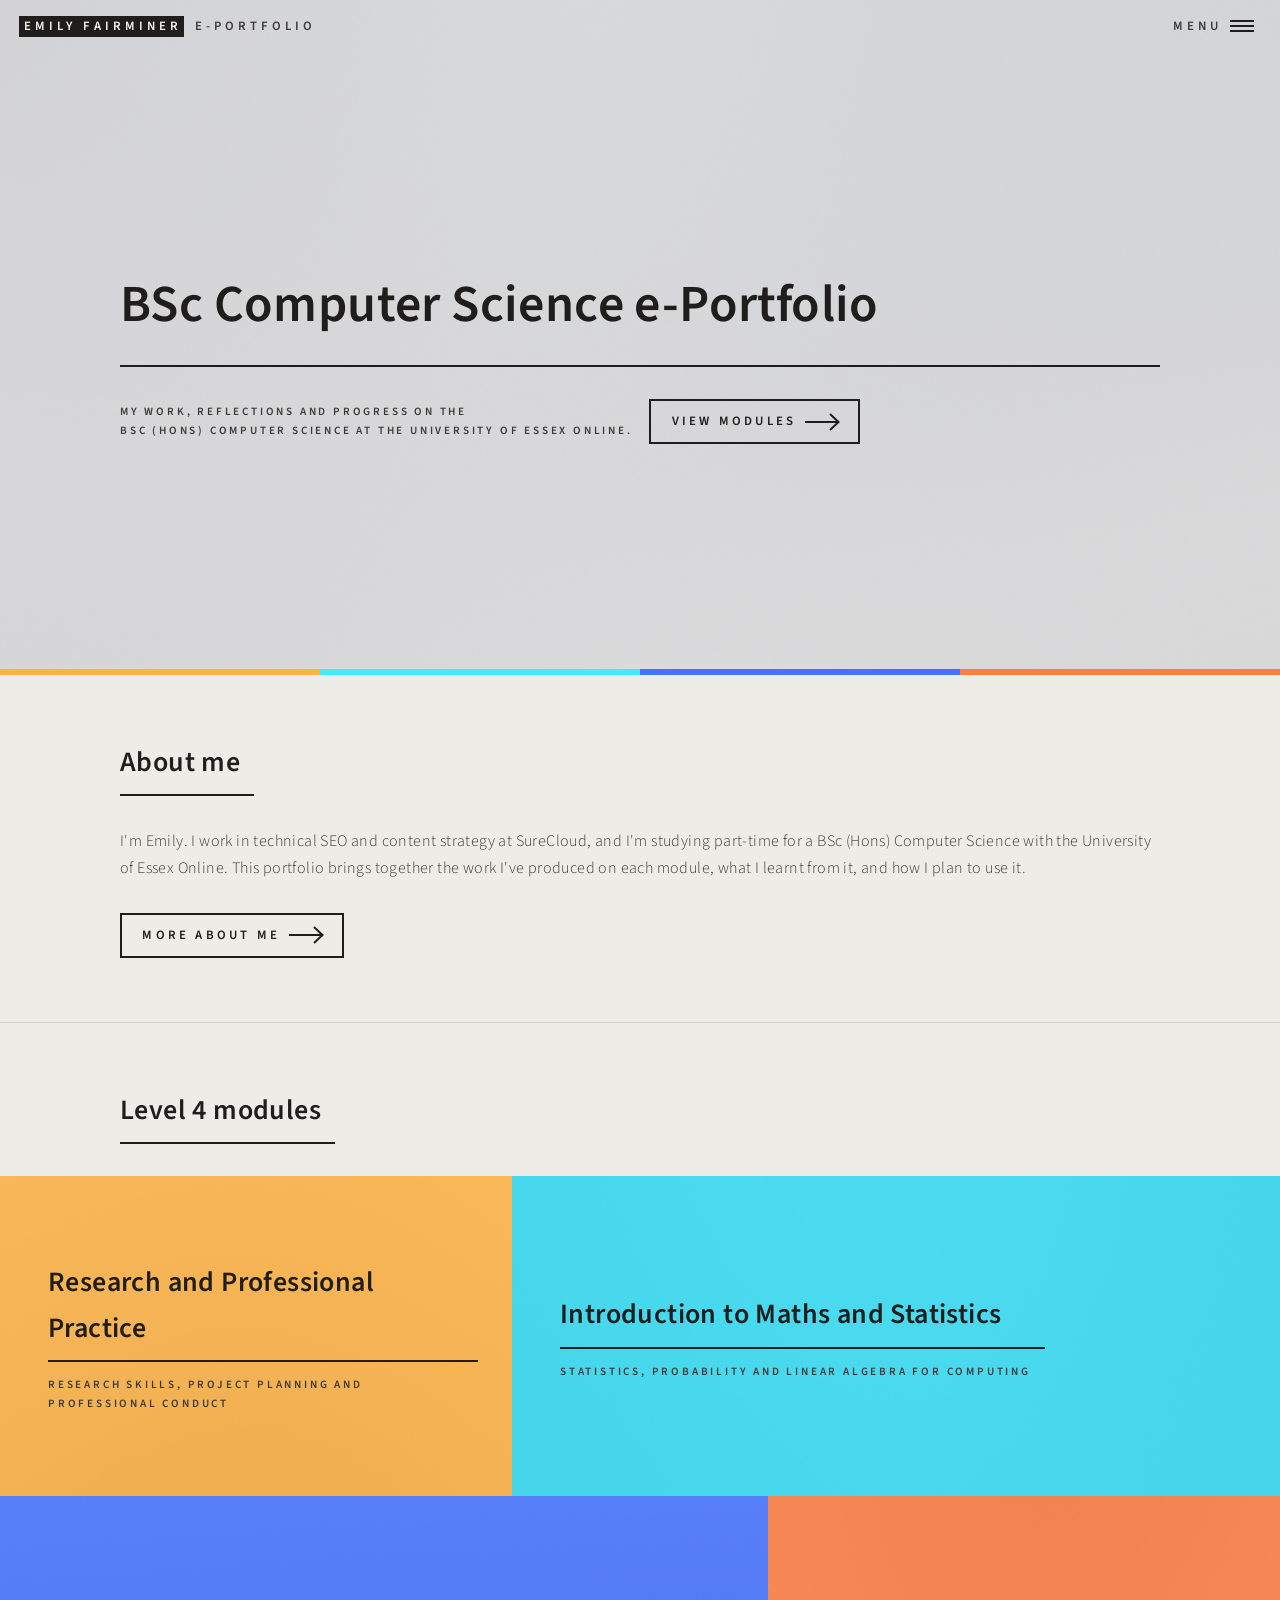
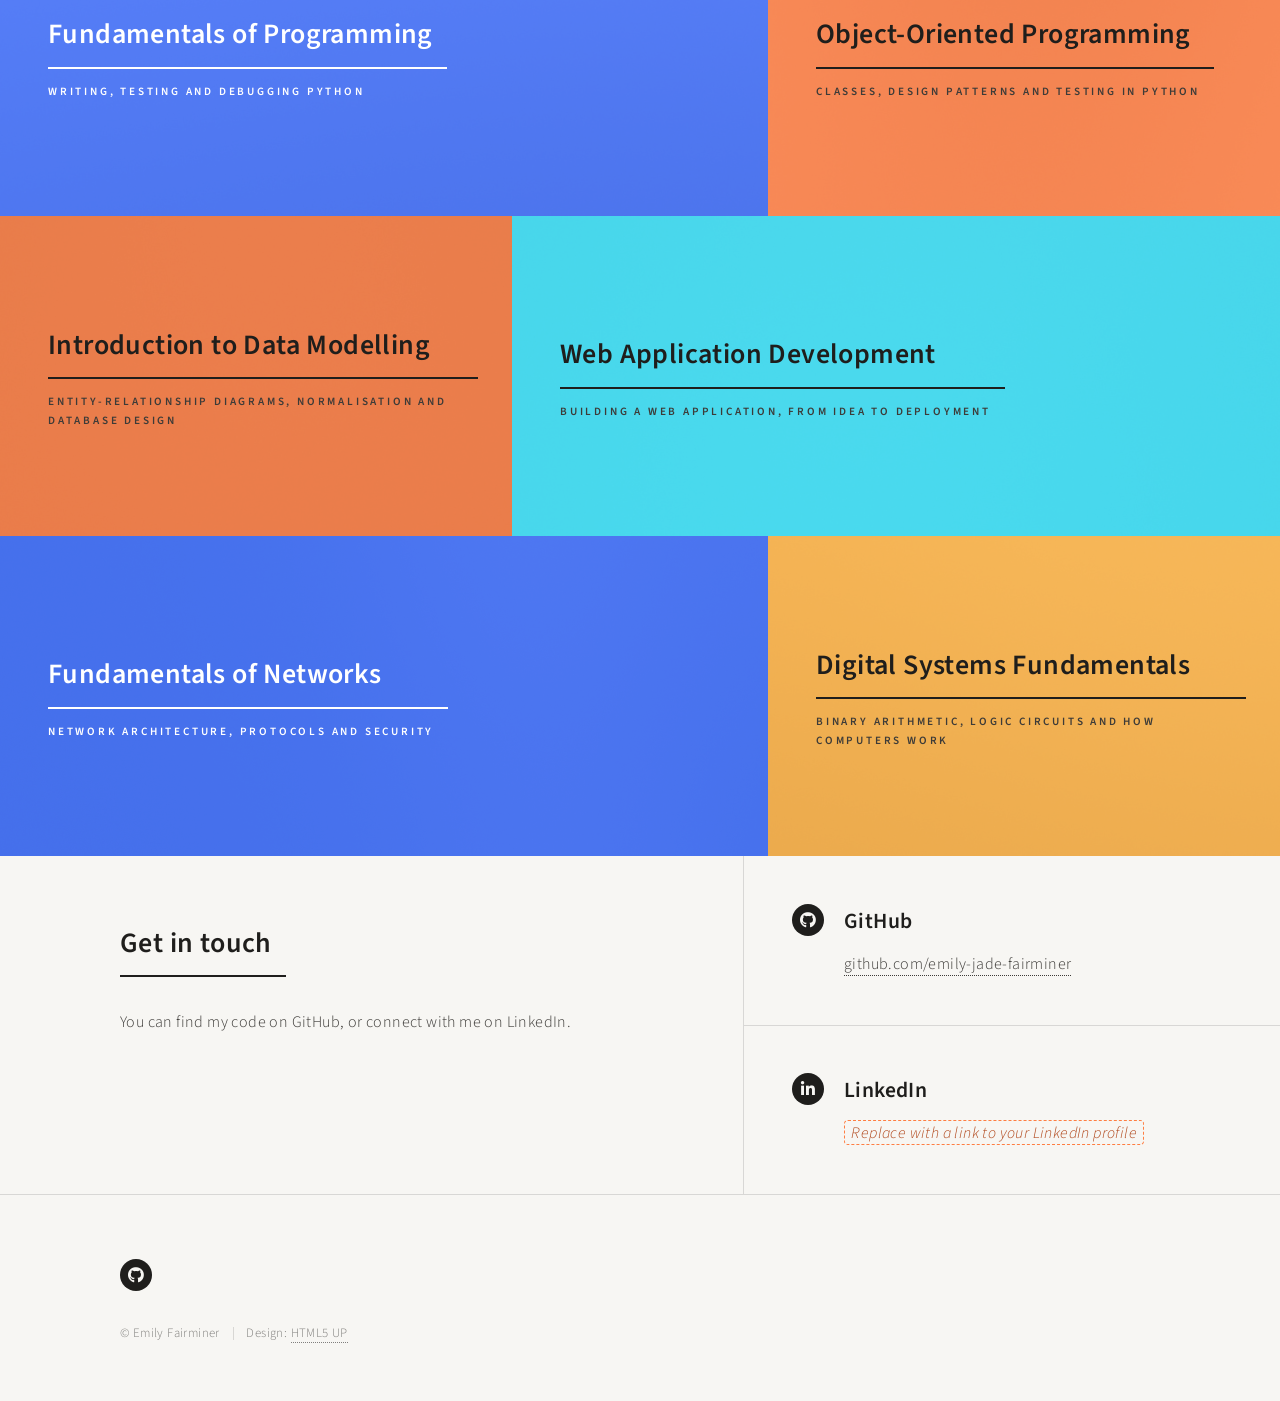
<file: index.html>
<!DOCTYPE HTML>
<!--
	Forty by HTML5 UP
	html5up.net | @ajlkn
	Free for personal and commercial use under the CCA 3.0 license (html5up.net/license)
-->
<html lang="en-GB">
	<head>
		<title>Emily Fairminer | BSc Computer Science e-Portfolio</title>
		<meta charset="utf-8" />
		<meta name="viewport" content="width=device-width, initial-scale=1, user-scalable=no" />
		<meta name="description" content="My e-portfolio for the BSc (Hons) Computer Science at the University of Essex Online: module work, reflections and professional development." />
		<link rel="stylesheet" href="assets/css/main.css" />
		<link rel="stylesheet" href="assets/css/portfolio.css" />
		<noscript><link rel="stylesheet" href="assets/css/noscript.css" /></noscript>
	</head>
	<body class="is-preload">

		<!-- Wrapper -->
			<div id="wrapper">

				<!-- Header -->
					<header id="header" class="alt">
						<a href="index.html" class="logo"><strong>Emily Fairminer</strong> <span>e-Portfolio</span></a>
						<nav>
							<a href="#menu">Menu</a>
						</nav>
					</header>

				<!-- Menu (same on every page: update it in each file if you add a module) -->
					<nav id="menu">
						<ul class="links">
							<li><a href="index.html">Home</a></li>
							<li><a href="about.html">About Me</a></li>
							<li><a href="research-professional-practice.html">Research and Professional Practice</a></li>
							<li><a href="maths-statistics.html">Introduction to Maths and Statistics</a></li>
							<li><a href="fundamentals-of-programming.html">Fundamentals of Programming</a></li>
							<li><a href="object-oriented-programming.html">Object-Oriented Programming</a></li>
							<li><a href="data-modelling.html">Introduction to Data Modelling</a></li>
							<li><a href="web-application-development.html">Web Application Development</a></li>
							<li><a href="fundamentals-of-networks.html">Fundamentals of Networks</a></li>
							<li><a href="digital-systems-fundamentals.html">Digital Systems Fundamentals</a></li>
						</ul>
					</nav>

				<!-- Banner -->
					<section id="banner" class="major">
						<div class="inner">
							<header class="major">
								<h1>BSc Computer Science e-Portfolio</h1>
							</header>
							<div class="content">
								<p>My work, reflections and progress on the<br />
								BSc (Hons) Computer Science at the University of Essex Online.</p>
								<ul class="actions">
									<li><a href="#modules" class="button next scrolly">View modules</a></li>
								</ul>
							</div>
						</div>
					</section>

				<!-- Main -->
					<div id="main">

						<!-- About teaser -->
							<section id="two">
								<div class="inner">
									<header class="major">
										<h2>About me</h2>
									</header>
									<p>I'm Emily. I work in technical SEO and content strategy at SureCloud, and I'm studying part-time for a BSc (Hons) Computer Science with the University of Essex Online. This portfolio brings together the work I've produced on each module, what I learnt from it, and how I plan to use it.</p>
									<ul class="actions">
										<li><a href="about.html" class="button next">More about me</a></li>
									</ul>
								</div>
							</section>

						<!-- Level 4 heading -->
							<section id="modules" class="level-heading">
								<div class="inner">
									<header class="major">
										<h2>Level 4 modules</h2>
									</header>
								</div>
							</section>

						<!-- Module tiles (one article per module) -->
							<section id="one" class="tiles">
								<article class="tile-amber">
									<span class="image">
										<img src="images/pic01.jpg" alt="" />
									</span>
									<header class="major">
										<h3><a href="research-professional-practice.html" class="link">Research and Professional Practice</a></h3>
										<p>Research skills, project planning and professional conduct</p>
									</header>
								</article>
								<article class="tile-cyan">
									<span class="image">
										<img src="images/pic02.jpg" alt="" />
									</span>
									<header class="major">
										<h3><a href="maths-statistics.html" class="link">Introduction to Maths and Statistics</a></h3>
										<p>Statistics, probability and linear algebra for computing</p>
									</header>
								</article>
								<article class="tile-blue">
									<span class="image">
										<img src="images/pic03.jpg" alt="" />
									</span>
									<header class="major">
										<h3><a href="fundamentals-of-programming.html" class="link">Fundamentals of Programming</a></h3>
										<p>Writing, testing and debugging Python</p>
									</header>
								</article>
								<article class="tile-orange">
									<span class="image">
										<img src="images/pic04.jpg" alt="" />
									</span>
									<header class="major">
										<h3><a href="object-oriented-programming.html" class="link">Object-Oriented Programming</a></h3>
										<p>Classes, design patterns and testing in Python</p>
									</header>
								</article>
								<article class="tile-orange">
									<span class="image">
										<img src="images/pic05.jpg" alt="" />
									</span>
									<header class="major">
										<h3><a href="data-modelling.html" class="link">Introduction to Data Modelling</a></h3>
										<p>Entity-relationship diagrams, normalisation and database design</p>
									</header>
								</article>
								<article class="tile-cyan">
									<span class="image">
										<img src="images/pic06.jpg" alt="" />
									</span>
									<header class="major">
										<h3><a href="web-application-development.html" class="link">Web Application Development</a></h3>
										<p>Building a web application, from idea to deployment</p>
									</header>
								</article>
								<article class="tile-blue">
									<span class="image">
										<img src="images/pic07.jpg" alt="" />
									</span>
									<header class="major">
										<h3><a href="fundamentals-of-networks.html" class="link">Fundamentals of Networks</a></h3>
										<p>Network architecture, protocols and security</p>
									</header>
								</article>
								<article class="tile-amber">
									<span class="image">
										<img src="images/pic08.jpg" alt="" />
									</span>
									<header class="major">
										<h3><a href="digital-systems-fundamentals.html" class="link">Digital Systems Fundamentals</a></h3>
										<p>Binary arithmetic, logic circuits and how computers work</p>
									</header>
								</article>
							</section>

					</div>

				<!-- Contact -->
					<section id="contact">
						<div class="inner">
							<section>
								<header class="major">
									<h2>Get in touch</h2>
								</header>
								<p>You can find my code on GitHub, or connect with me on LinkedIn.</p>
							</section>
							<section class="split">
								<section>
									<div class="contact-method">
										<span class="icon brands alt fa-github"></span>
										<h3>GitHub</h3>
										<a href="https://github.com/emily-jade-fairminer">github.com/emily-jade-fairminer</a>
									</div>
								</section>
								<section>
									<div class="contact-method">
										<span class="icon brands alt fa-linkedin-in"></span>
										<h3>LinkedIn</h3>
										<span class="todo">Replace with a link to your LinkedIn profile</span>
									</div>
								</section>
							</section>
						</div>
					</section>

				<!-- Footer -->
					<footer id="footer">
						<div class="inner">
							<ul class="icons">
								<li><a href="https://github.com/emily-jade-fairminer" class="icon brands alt fa-github"><span class="label">GitHub</span></a></li>
								<!-- Add your LinkedIn by replacing YOUR-LINK and removing these comment marks:
								<li><a href="YOUR-LINK" class="icon brands alt fa-linkedin-in"><span class="label">LinkedIn</span></a></li>
								-->
							</ul>
							<ul class="copyright">
								<li>&copy; Emily Fairminer</li><li>Design: <a href="https://html5up.net">HTML5 UP</a></li>
							</ul>
						</div>
					</footer>

			</div>

		<!-- Scripts -->
			<script src="assets/js/jquery.min.js"></script>
			<script src="assets/js/jquery.scrolly.min.js"></script>
			<script src="assets/js/jquery.scrollex.min.js"></script>
			<script src="assets/js/browser.min.js"></script>
			<script src="assets/js/breakpoints.min.js"></script>
			<script src="assets/js/util.js"></script>
			<script src="assets/js/main.js"></script>

	</body>
</html>
</file>
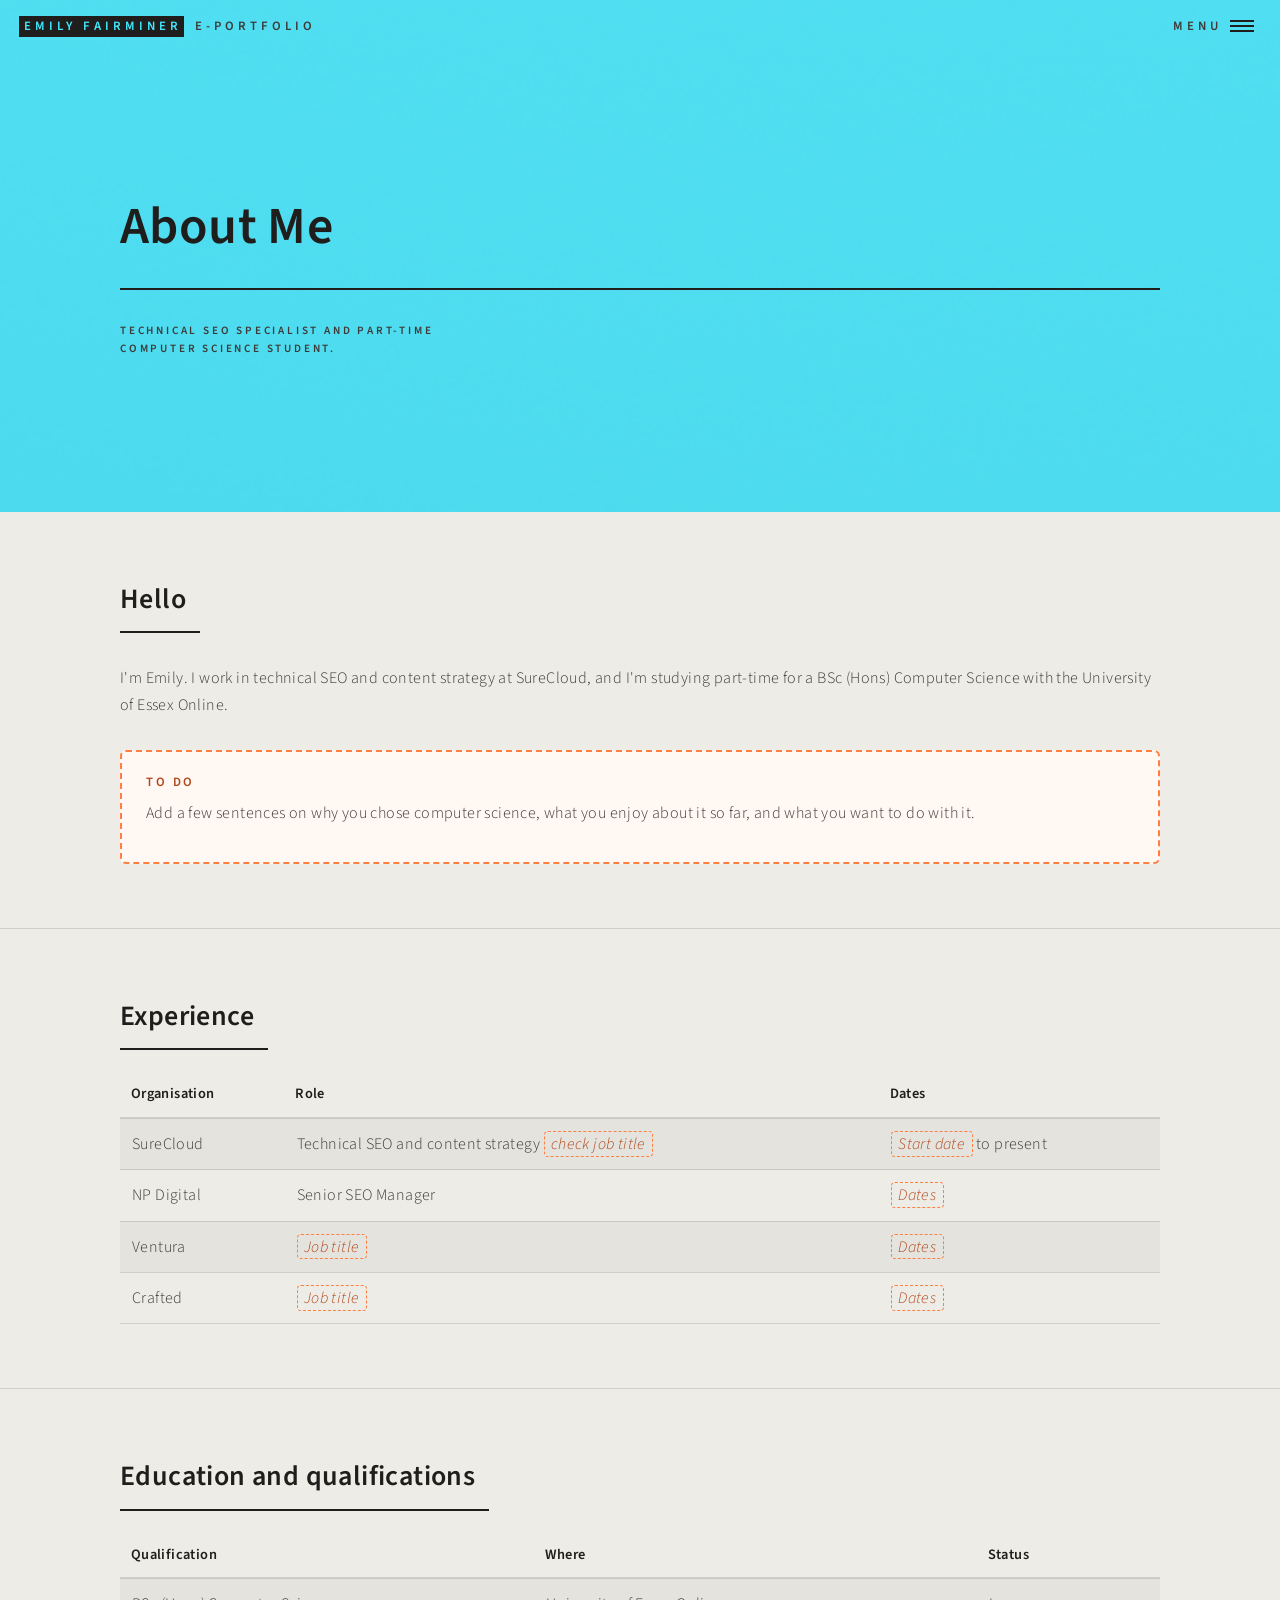
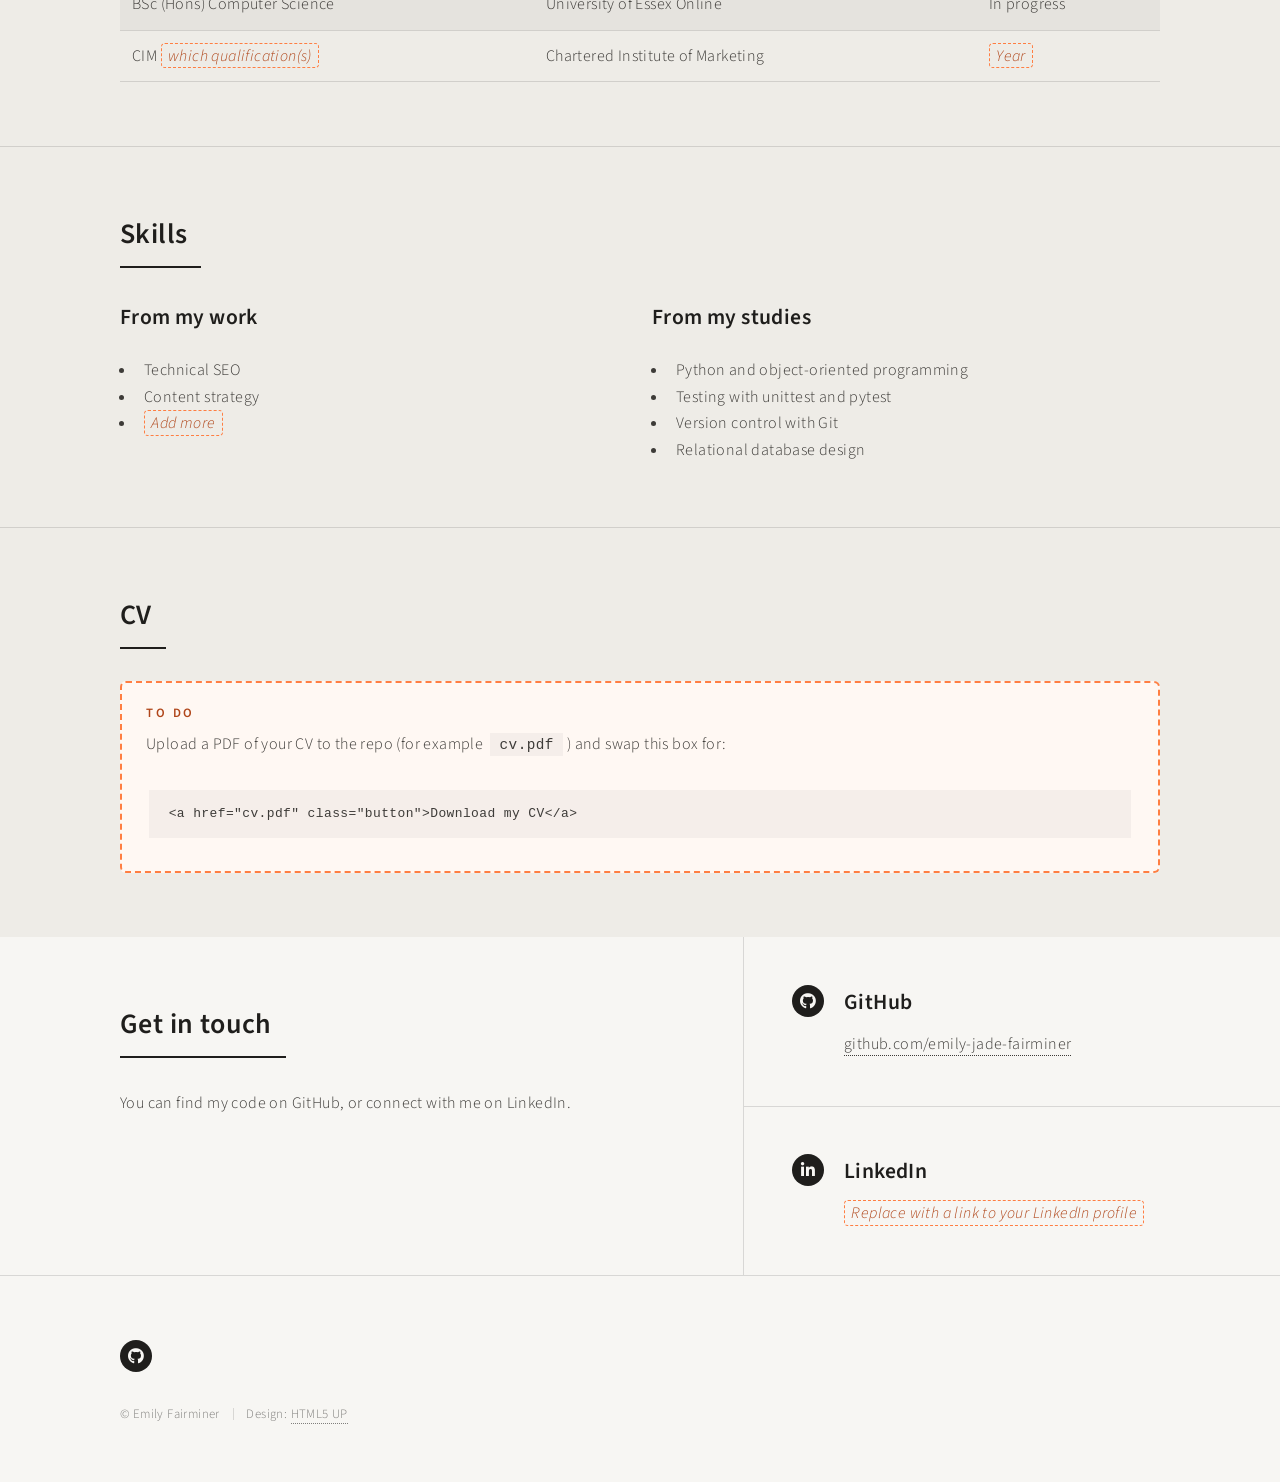
<file: about.html>
<!DOCTYPE HTML>
<!--
	Forty by HTML5 UP
	html5up.net | @ajlkn
	Free for personal and commercial use under the CCA 3.0 license (html5up.net/license)
-->
<html lang="en-GB">
	<head>
		<title>About Me | Emily Fairminer e-Portfolio</title>
		<meta charset="utf-8" />
		<meta name="viewport" content="width=device-width, initial-scale=1, user-scalable=no" />
		<meta name="description" content="About Emily Fairminer: technical SEO specialist and part-time BSc Computer Science student at the University of Essex Online." />
		<link rel="stylesheet" href="assets/css/main.css" />
		<link rel="stylesheet" href="assets/css/portfolio.css" />
		<noscript><link rel="stylesheet" href="assets/css/noscript.css" /></noscript>
	</head>
	<body class="is-preload">

		<!-- Wrapper -->
			<div id="wrapper">

				<!-- Header -->
					<header id="header" class="alt style2">
						<a href="index.html" class="logo"><strong>Emily Fairminer</strong> <span>e-Portfolio</span></a>
						<nav>
							<a href="#menu">Menu</a>
						</nav>
					</header>

				<!-- Menu (same on every page: update it in each file if you add a module) -->
					<nav id="menu">
						<ul class="links">
							<li><a href="index.html">Home</a></li>
							<li><a href="about.html">About Me</a></li>
							<li><a href="research-professional-practice.html">Research and Professional Practice</a></li>
							<li><a href="maths-statistics.html">Introduction to Maths and Statistics</a></li>
							<li><a href="fundamentals-of-programming.html">Fundamentals of Programming</a></li>
							<li><a href="object-oriented-programming.html">Object-Oriented Programming</a></li>
							<li><a href="data-modelling.html">Introduction to Data Modelling</a></li>
							<li><a href="web-application-development.html">Web Application Development</a></li>
							<li><a href="fundamentals-of-networks.html">Fundamentals of Networks</a></li>
							<li><a href="digital-systems-fundamentals.html">Digital Systems Fundamentals</a></li>
						</ul>
					</nav>

				<!-- Banner -->
					<section id="banner" class="style2">
						<div class="inner">
							<span class="image">
								<img src="images/pic09.jpg" alt="" />
							</span>
							<header class="major">
								<h1>About Me</h1>
							</header>
							<div class="content">
								<p>Technical SEO specialist and part-time<br class="keep" />
								Computer Science student.</p>
							</div>
						</div>
					</section>

				<!-- Main -->
					<div id="main">

						<!-- Hello -->
							<section id="intro">
								<div class="inner">
									<header class="major">
										<h2>Hello</h2>
									</header>
									<p>I'm Emily. I work in technical SEO and content strategy at SureCloud, and I'm studying part-time for a BSc (Hons) Computer Science with the University of Essex Online.</p>
									<div class="todo-block">
										<p class="todo-label">To do</p>
										<p>Add a few sentences on why you chose computer science, what you enjoy about it so far, and what you want to do with it.</p>
									</div>
								</div>
							</section>

						<!-- Experience -->
							<section id="experience">
								<div class="inner">
									<header class="major">
										<h2>Experience</h2>
									</header>
									<div class="table-wrapper">
										<table>
											<thead>
												<tr><th>Organisation</th><th>Role</th><th>Dates</th></tr>
											</thead>
											<tbody>
											<tr><td>SureCloud</td><td>Technical SEO and content strategy <span class="todo">check job title</span></td><td><span class="todo">Start date</span> to present</td></tr>
											<tr><td>NP Digital</td><td>Senior SEO Manager</td><td><span class="todo">Dates</span></td></tr>
											<tr><td>Ventura</td><td><span class="todo">Job title</span></td><td><span class="todo">Dates</span></td></tr>
											<tr><td>Crafted</td><td><span class="todo">Job title</span></td><td><span class="todo">Dates</span></td></tr>
											</tbody>
										</table>
									</div>
								</div>
							</section>

						<!-- Education and qualifications -->
							<section id="education">
								<div class="inner">
									<header class="major">
										<h2>Education and qualifications</h2>
									</header>
									<div class="table-wrapper">
										<table>
											<thead>
												<tr><th>Qualification</th><th>Where</th><th>Status</th></tr>
											</thead>
											<tbody>
											<tr><td>BSc (Hons) Computer Science</td><td>University of Essex Online</td><td>In progress</td></tr>
											<tr><td>CIM <span class="todo">which qualification(s)</span></td><td>Chartered Institute of Marketing</td><td><span class="todo">Year</span></td></tr>
											</tbody>
										</table>
									</div>
								</div>
							</section>

						<!-- Skills -->
							<section id="skills">
								<div class="inner">
									<header class="major">
										<h2>Skills</h2>
									</header>
									<div class="row">
										<div class="col-6 col-12-small">
											<h3>From my work</h3>
											<ul>
												<li>Technical SEO</li>
												<li>Content strategy</li>
												<li><span class="todo">Add more</span></li>
											</ul>
										</div>
										<div class="col-6 col-12-small">
											<h3>From my studies</h3>
											<ul>
												<li>Python and object-oriented programming</li>
												<li>Testing with unittest and pytest</li>
												<li>Version control with Git</li>
												<li>Relational database design</li>
											</ul>
										</div>
									</div>
								</div>
							</section>

						<!-- CV -->
							<section id="cv">
								<div class="inner">
									<header class="major">
										<h2>CV</h2>
									</header>
									<div class="todo-block">
										<p class="todo-label">To do</p>
										<p>Upload a PDF of your CV to the repo (for example <code>cv.pdf</code>) and swap this box for:</p>
										<pre><code>&lt;a href="cv.pdf" class="button"&gt;Download my CV&lt;/a&gt;</code></pre>
									</div>
								</div>
							</section>

					</div>

				<!-- Contact -->
					<section id="contact">
						<div class="inner">
							<section>
								<header class="major">
									<h2>Get in touch</h2>
								</header>
								<p>You can find my code on GitHub, or connect with me on LinkedIn.</p>
							</section>
							<section class="split">
								<section>
									<div class="contact-method">
										<span class="icon brands alt fa-github"></span>
										<h3>GitHub</h3>
										<a href="https://github.com/emily-jade-fairminer">github.com/emily-jade-fairminer</a>
									</div>
								</section>
								<section>
									<div class="contact-method">
										<span class="icon brands alt fa-linkedin-in"></span>
										<h3>LinkedIn</h3>
										<span class="todo">Replace with a link to your LinkedIn profile</span>
									</div>
								</section>
							</section>
						</div>
					</section>

				<!-- Footer -->
					<footer id="footer">
						<div class="inner">
							<ul class="icons">
								<li><a href="https://github.com/emily-jade-fairminer" class="icon brands alt fa-github"><span class="label">GitHub</span></a></li>
								<!-- Add your LinkedIn by replacing YOUR-LINK and removing these comment marks:
								<li><a href="YOUR-LINK" class="icon brands alt fa-linkedin-in"><span class="label">LinkedIn</span></a></li>
								-->
							</ul>
							<ul class="copyright">
								<li>&copy; Emily Fairminer</li><li>Design: <a href="https://html5up.net">HTML5 UP</a></li>
							</ul>
						</div>
					</footer>

			</div>

		<!-- Scripts -->
			<script src="assets/js/jquery.min.js"></script>
			<script src="assets/js/jquery.scrolly.min.js"></script>
			<script src="assets/js/jquery.scrollex.min.js"></script>
			<script src="assets/js/browser.min.js"></script>
			<script src="assets/js/breakpoints.min.js"></script>
			<script src="assets/js/util.js"></script>
			<script src="assets/js/main.js"></script>

	</body>
</html>
</file>
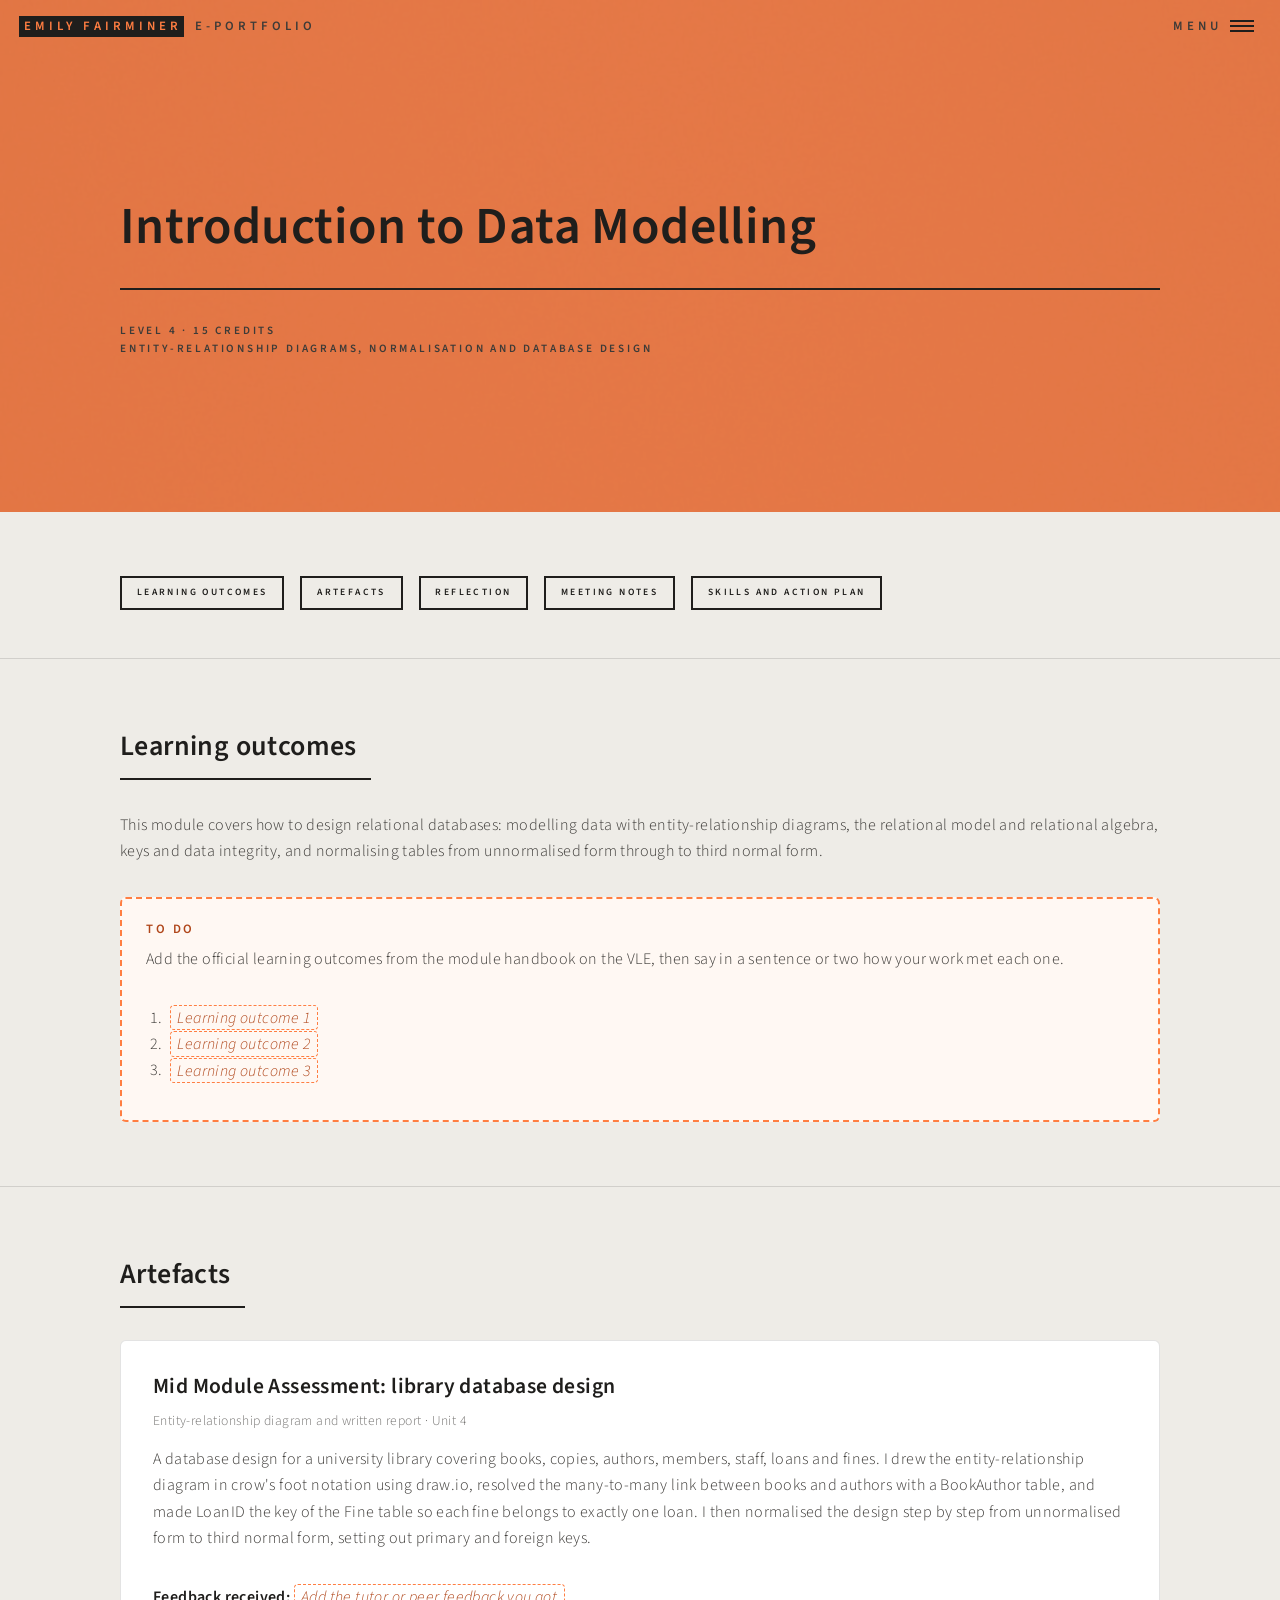
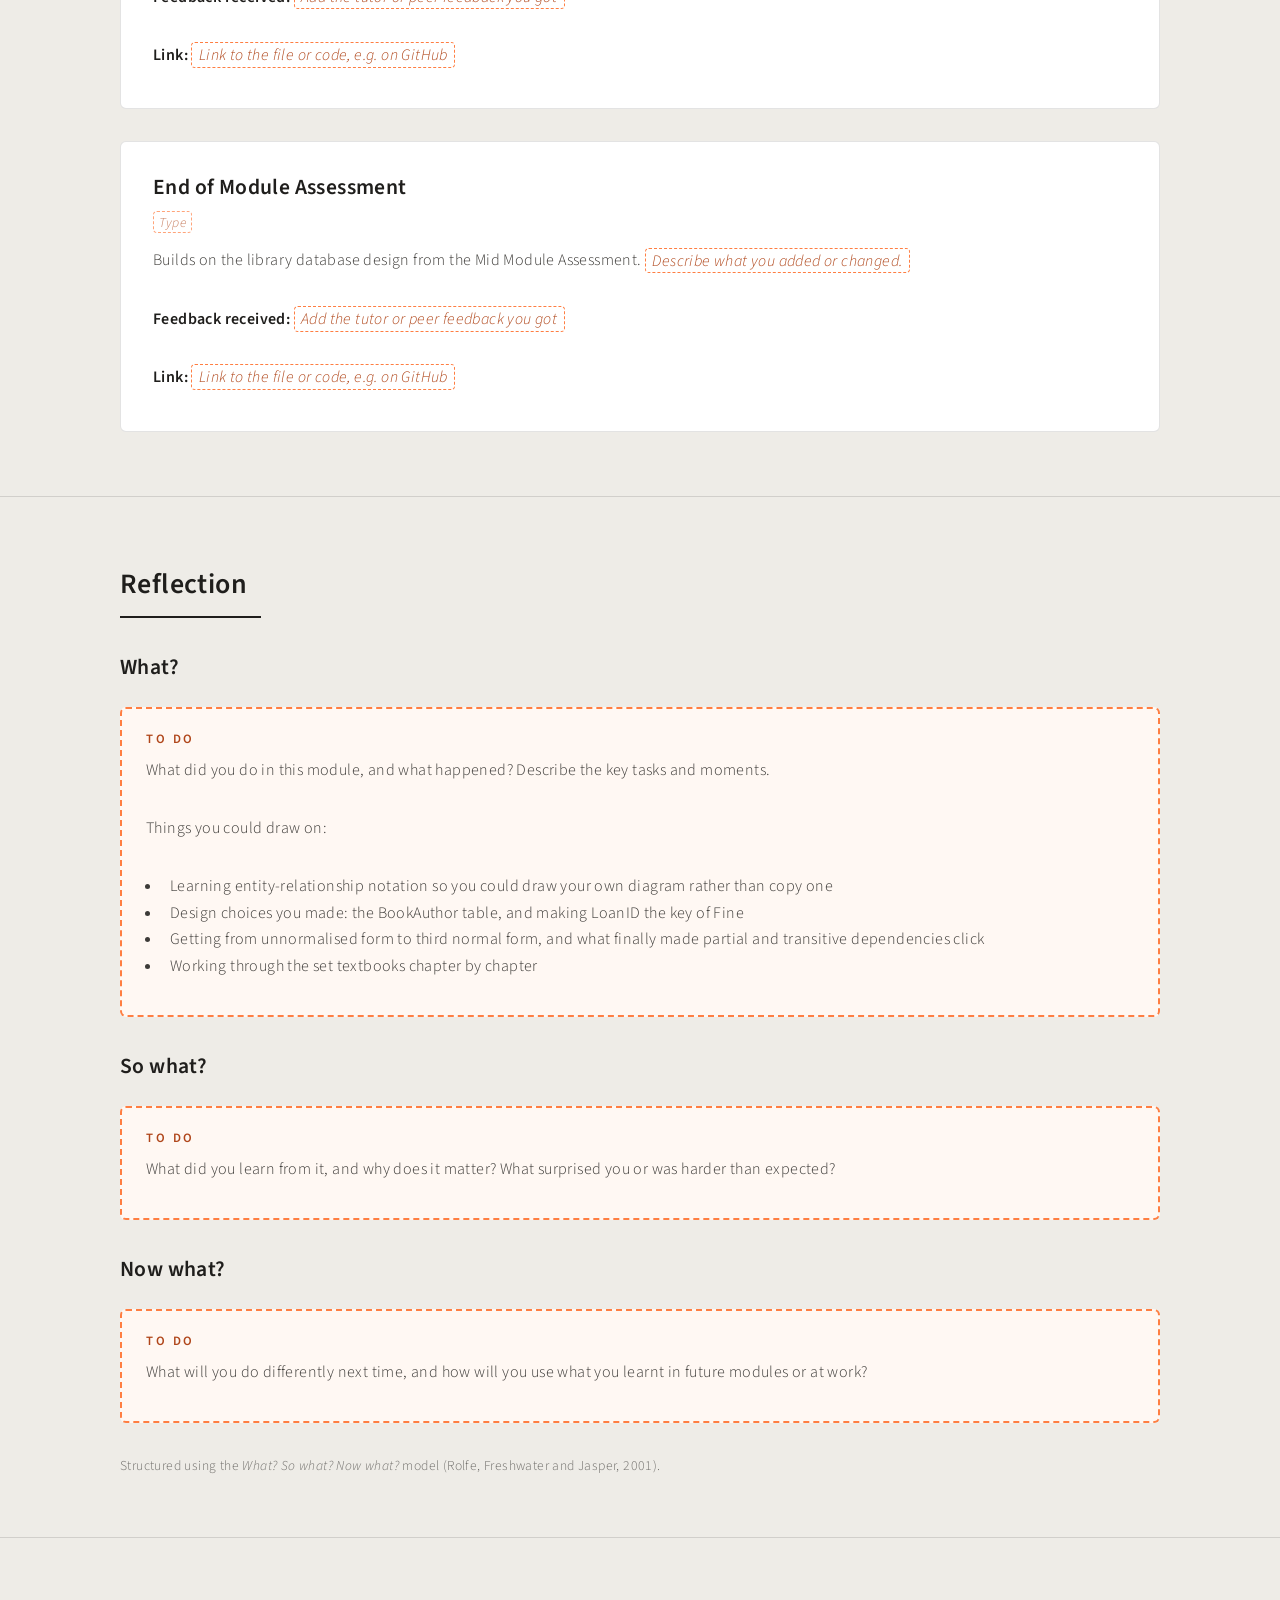
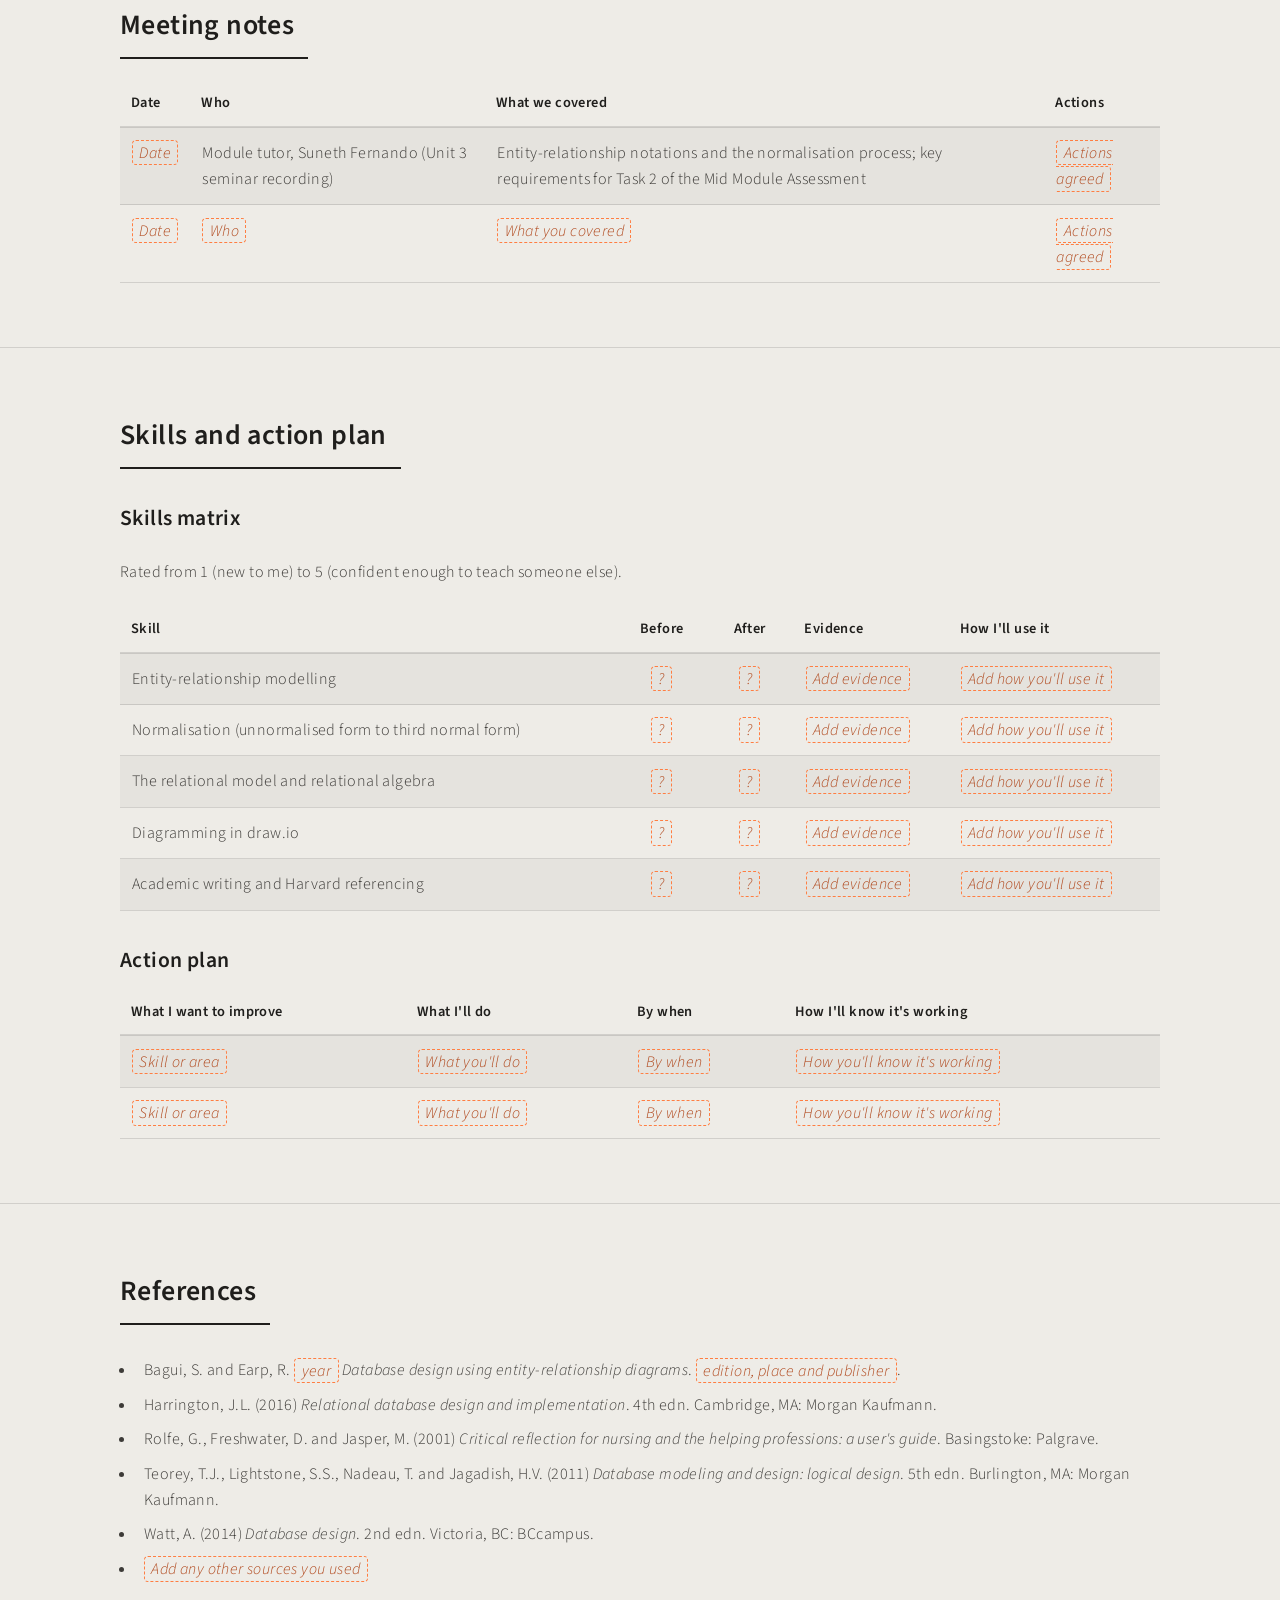
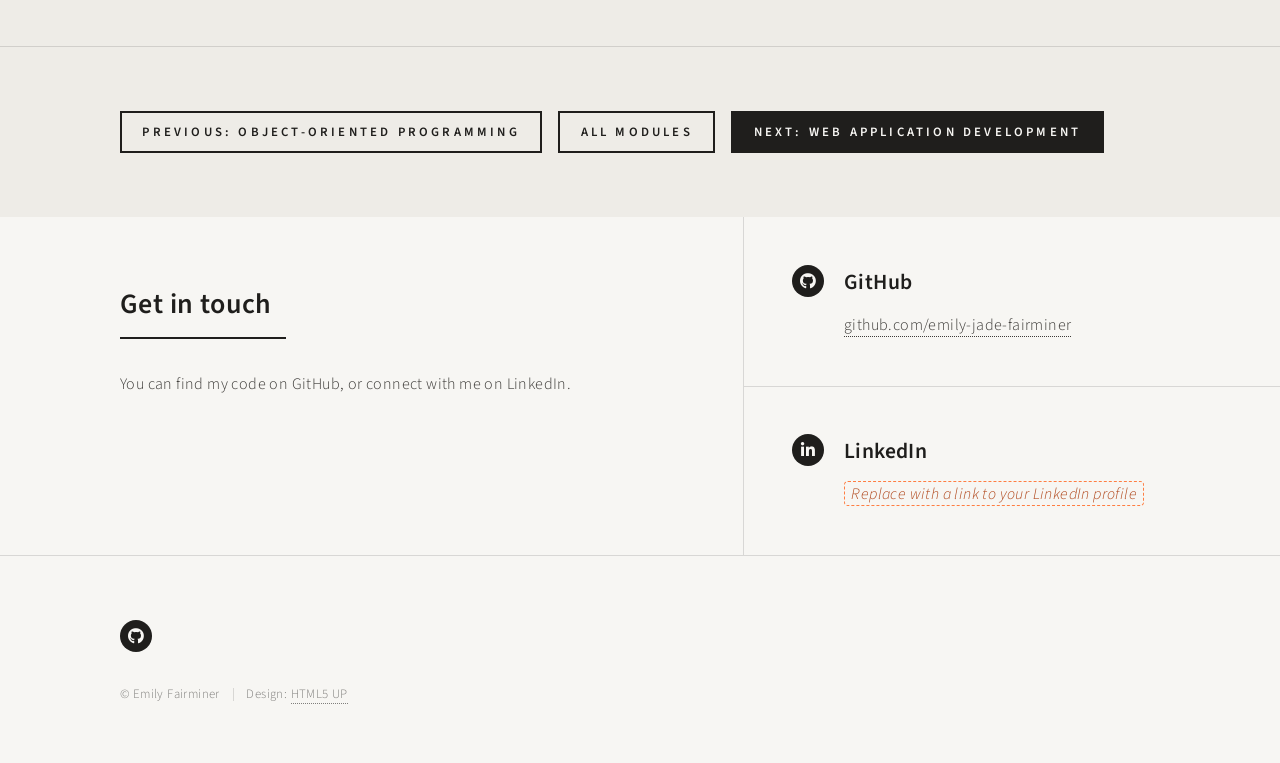
<file: data-modelling.html>
<!DOCTYPE HTML>
<!--
	Forty by HTML5 UP
	html5up.net | @ajlkn
	Free for personal and commercial use under the CCA 3.0 license (html5up.net/license)
-->
<html lang="en-GB">
	<head>
		<title>Introduction to Data Modelling | Emily Fairminer e-Portfolio</title>
		<meta charset="utf-8" />
		<meta name="viewport" content="width=device-width, initial-scale=1, user-scalable=no" />
		<meta name="description" content="Introduction to Data Modelling: learning outcomes, artefacts, reflection, meeting notes and skills from my BSc Computer Science." />
		<link rel="stylesheet" href="assets/css/main.css" />
		<link rel="stylesheet" href="assets/css/portfolio.css" />
		<noscript><link rel="stylesheet" href="assets/css/noscript.css" /></noscript>
	</head>
	<body class="is-preload">

		<!-- Wrapper -->
			<div id="wrapper">

				<!-- Header -->
					<header id="header" class="alt style5">
						<a href="index.html" class="logo"><strong>Emily Fairminer</strong> <span>e-Portfolio</span></a>
						<nav>
							<a href="#menu">Menu</a>
						</nav>
					</header>

				<!-- Menu (same on every page: update it in each file if you add a module) -->
					<nav id="menu">
						<ul class="links">
							<li><a href="index.html">Home</a></li>
							<li><a href="about.html">About Me</a></li>
							<li><a href="research-professional-practice.html">Research and Professional Practice</a></li>
							<li><a href="maths-statistics.html">Introduction to Maths and Statistics</a></li>
							<li><a href="fundamentals-of-programming.html">Fundamentals of Programming</a></li>
							<li><a href="object-oriented-programming.html">Object-Oriented Programming</a></li>
							<li><a href="data-modelling.html">Introduction to Data Modelling</a></li>
							<li><a href="web-application-development.html">Web Application Development</a></li>
							<li><a href="fundamentals-of-networks.html">Fundamentals of Networks</a></li>
							<li><a href="digital-systems-fundamentals.html">Digital Systems Fundamentals</a></li>
						</ul>
					</nav>

				<!-- Banner (the styleN class should match the header above) -->
					<section id="banner" class="style5">
						<div class="inner">
							<span class="image">
								<img src="images/pic05.jpg" alt="" />
							</span>
							<header class="major">
								<h1>Introduction to Data Modelling</h1>
							</header>
							<div class="content">
								<p>Level 4 &middot; 15 credits<br class="keep" />
								Entity-relationship diagrams, normalisation and database design</p>
							</div>
						</div>
					</section>

				<!-- Main -->
					<div id="main">

						<!-- Jump links -->
							<section id="page-nav">
								<div class="inner">
									<ul class="actions jump-links">
										<li><a href="#outcomes" class="button small scrolly">Learning outcomes</a></li>
										<li><a href="#artefacts" class="button small scrolly">Artefacts</a></li>
										<li><a href="#reflection" class="button small scrolly">Reflection</a></li>
										<li><a href="#meetings" class="button small scrolly">Meeting notes</a></li>
										<li><a href="#skills" class="button small scrolly">Skills and action plan</a></li>
									</ul>
								</div>
							</section>

						<!-- Learning outcomes -->
							<section id="outcomes">
								<div class="inner">
									<header class="major">
										<h2>Learning outcomes</h2>
									</header>
									<p>This module covers how to design relational databases: modelling data with entity-relationship diagrams, the relational model and relational algebra, keys and data integrity, and normalising tables from unnormalised form through to third normal form.</p>
									<div class="todo-block">
										<p class="todo-label">To do</p>
										<p>Add the official learning outcomes from the module handbook on the VLE, then say in a sentence or two how your work met each one.</p>
										<ol>
											<li><span class="todo">Learning outcome 1</span></li>
											<li><span class="todo">Learning outcome 2</span></li>
											<li><span class="todo">Learning outcome 3</span></li>
										</ol>
									</div>
								</div>
							</section>

						<!-- Artefacts -->
							<section id="artefacts">
								<div class="inner">
									<header class="major">
										<h2>Artefacts</h2>
									</header>
									<article class="artefact">
										<h3>Mid Module Assessment: library database design</h3>
										<p class="artefact-meta">Entity-relationship diagram and written report &middot; Unit 4</p>
										<p>A database design for a university library covering books, copies, authors, members, staff, loans and fines. I drew the entity-relationship diagram in crow's foot notation using draw.io, resolved the many-to-many link between books and authors with a BookAuthor table, and made LoanID the key of the Fine table so each fine belongs to exactly one loan. I then normalised the design step by step from unnormalised form to third normal form, setting out primary and foreign keys.</p>
										<p><strong>Feedback received:</strong> <span class="todo">Add the tutor or peer feedback you got</span></p>
										<p><strong>Link:</strong> <span class="todo">Link to the file or code, e.g. on GitHub</span></p>
									</article>
									<article class="artefact">
										<h3>End of Module Assessment</h3>
										<p class="artefact-meta"><span class="todo">Type</span></p>
										<p>Builds on the library database design from the Mid Module Assessment. <span class="todo">Describe what you added or changed.</span></p>
										<p><strong>Feedback received:</strong> <span class="todo">Add the tutor or peer feedback you got</span></p>
										<p><strong>Link:</strong> <span class="todo">Link to the file or code, e.g. on GitHub</span></p>
									</article>
								</div>
							</section>

						<!-- Reflection -->
							<section id="reflection">
								<div class="inner">
									<header class="major">
										<h2>Reflection</h2>
									</header>
									<h3>What?</h3>
									<div class="todo-block">
										<p class="todo-label">To do</p>
										<p>What did you do in this module, and what happened? Describe the key tasks and moments.</p>
										<p>Things you could draw on:</p>
										<ul>
											<li>Learning entity-relationship notation so you could draw your own diagram rather than copy one</li>
											<li>Design choices you made: the BookAuthor table, and making LoanID the key of Fine</li>
											<li>Getting from unnormalised form to third normal form, and what finally made partial and transitive dependencies click</li>
											<li>Working through the set textbooks chapter by chapter</li>
										</ul>
									</div>
									<h3>So what?</h3>
									<div class="todo-block">
										<p class="todo-label">To do</p>
										<p>What did you learn from it, and why does it matter? What surprised you or was harder than expected?</p>
									</div>
									<h3>Now what?</h3>
									<div class="todo-block">
										<p class="todo-label">To do</p>
										<p>What will you do differently next time, and how will you use what you learnt in future modules or at work?</p>
									</div>
									<p class="note">Structured using the <em>What? So what? Now what?</em> model (Rolfe, Freshwater and Jasper, 2001).</p>
								</div>
							</section>

						<!-- Meeting notes -->
							<section id="meetings">
								<div class="inner">
									<header class="major">
										<h2>Meeting notes</h2>
									</header>
									<div class="table-wrapper">
										<table>
											<thead>
												<tr><th>Date</th><th>Who</th><th>What we covered</th><th>Actions</th></tr>
											</thead>
											<tbody>
											<tr><td><span class="todo">Date</span></td><td>Module tutor, Suneth Fernando (Unit 3 seminar recording)</td><td>Entity-relationship notations and the normalisation process; key requirements for Task 2 of the Mid Module Assessment</td><td><span class="todo">Actions agreed</span></td></tr>
											<tr><td><span class="todo">Date</span></td><td><span class="todo">Who</span></td><td><span class="todo">What you covered</span></td><td><span class="todo">Actions agreed</span></td></tr>
											</tbody>
										</table>
									</div>
								</div>
							</section>

						<!-- Skills and action plan -->
							<section id="skills">
								<div class="inner">
									<header class="major">
										<h2>Skills and action plan</h2>
									</header>
									<h3>Skills matrix</h3>
									<p>Rated from 1 (new to me) to 5 (confident enough to teach someone else).</p>
									<div class="table-wrapper">
										<table class="skills-matrix">
											<thead>
												<tr><th>Skill</th><th>Before</th><th>After</th><th>Evidence</th><th>How I'll use it</th></tr>
											</thead>
											<tbody>
											<tr><td>Entity-relationship modelling</td><td><span class="todo">?</span></td><td><span class="todo">?</span></td><td><span class="todo">Add evidence</span></td><td><span class="todo">Add how you'll use it</span></td></tr>
											<tr><td>Normalisation (unnormalised form to third normal form)</td><td><span class="todo">?</span></td><td><span class="todo">?</span></td><td><span class="todo">Add evidence</span></td><td><span class="todo">Add how you'll use it</span></td></tr>
											<tr><td>The relational model and relational algebra</td><td><span class="todo">?</span></td><td><span class="todo">?</span></td><td><span class="todo">Add evidence</span></td><td><span class="todo">Add how you'll use it</span></td></tr>
											<tr><td>Diagramming in draw.io</td><td><span class="todo">?</span></td><td><span class="todo">?</span></td><td><span class="todo">Add evidence</span></td><td><span class="todo">Add how you'll use it</span></td></tr>
											<tr><td>Academic writing and Harvard referencing</td><td><span class="todo">?</span></td><td><span class="todo">?</span></td><td><span class="todo">Add evidence</span></td><td><span class="todo">Add how you'll use it</span></td></tr>
											</tbody>
										</table>
									</div>
									<h3>Action plan</h3>
									<div class="table-wrapper">
										<table>
											<thead>
												<tr><th>What I want to improve</th><th>What I'll do</th><th>By when</th><th>How I'll know it's working</th></tr>
											</thead>
											<tbody>
											<tr><td><span class="todo">Skill or area</span></td><td><span class="todo">What you'll do</span></td><td><span class="todo">By when</span></td><td><span class="todo">How you'll know it's working</span></td></tr>
											<tr><td><span class="todo">Skill or area</span></td><td><span class="todo">What you'll do</span></td><td><span class="todo">By when</span></td><td><span class="todo">How you'll know it's working</span></td></tr>
											</tbody>
										</table>
									</div>
								</div>
							</section>

						<!-- References -->
							<section id="references">
								<div class="inner">
									<header class="major">
										<h2>References</h2>
									</header>
									<ul class="references">
										<li>Bagui, S. and Earp, R. <span class="todo">year</span> <em>Database design using entity-relationship diagrams</em>. <span class="todo">edition, place and publisher</span>.</li>
										<li>Harrington, J.L. (2016) <em>Relational database design and implementation</em>. 4th edn. Cambridge, MA: Morgan Kaufmann.</li>
										<li>Rolfe, G., Freshwater, D. and Jasper, M. (2001) <em>Critical reflection for nursing and the helping professions: a user's guide</em>. Basingstoke: Palgrave.</li>
										<li>Teorey, T.J., Lightstone, S.S., Nadeau, T. and Jagadish, H.V. (2011) <em>Database modeling and design: logical design</em>. 5th edn. Burlington, MA: Morgan Kaufmann.</li>
										<li>Watt, A. (2014) <em>Database design</em>. 2nd edn. Victoria, BC: BCcampus.</li>
										<li><span class="todo">Add any other sources you used</span></li>
									</ul>
								</div>
							</section>

						<!-- Previous / next -->
							<section id="pager">
								<div class="inner">
									<ul class="actions pager">
										<li><a href="object-oriented-programming.html" class="button">Previous: Object-Oriented Programming</a></li>
										<li><a href="index.html#one" class="button">All modules</a></li>
										<li><a href="web-application-development.html" class="button primary">Next: Web Application Development</a></li>
									</ul>
								</div>
							</section>

					</div>

				<!-- Contact -->
					<section id="contact">
						<div class="inner">
							<section>
								<header class="major">
									<h2>Get in touch</h2>
								</header>
								<p>You can find my code on GitHub, or connect with me on LinkedIn.</p>
							</section>
							<section class="split">
								<section>
									<div class="contact-method">
										<span class="icon brands alt fa-github"></span>
										<h3>GitHub</h3>
										<a href="https://github.com/emily-jade-fairminer">github.com/emily-jade-fairminer</a>
									</div>
								</section>
								<section>
									<div class="contact-method">
										<span class="icon brands alt fa-linkedin-in"></span>
										<h3>LinkedIn</h3>
										<span class="todo">Replace with a link to your LinkedIn profile</span>
									</div>
								</section>
							</section>
						</div>
					</section>

				<!-- Footer -->
					<footer id="footer">
						<div class="inner">
							<ul class="icons">
								<li><a href="https://github.com/emily-jade-fairminer" class="icon brands alt fa-github"><span class="label">GitHub</span></a></li>
								<!-- Add your LinkedIn by replacing YOUR-LINK and removing these comment marks:
								<li><a href="YOUR-LINK" class="icon brands alt fa-linkedin-in"><span class="label">LinkedIn</span></a></li>
								-->
							</ul>
							<ul class="copyright">
								<li>&copy; Emily Fairminer</li><li>Design: <a href="https://html5up.net">HTML5 UP</a></li>
							</ul>
						</div>
					</footer>

			</div>

		<!-- Scripts -->
			<script src="assets/js/jquery.min.js"></script>
			<script src="assets/js/jquery.scrolly.min.js"></script>
			<script src="assets/js/jquery.scrollex.min.js"></script>
			<script src="assets/js/browser.min.js"></script>
			<script src="assets/js/breakpoints.min.js"></script>
			<script src="assets/js/util.js"></script>
			<script src="assets/js/main.js"></script>

	</body>
</html>
</file>
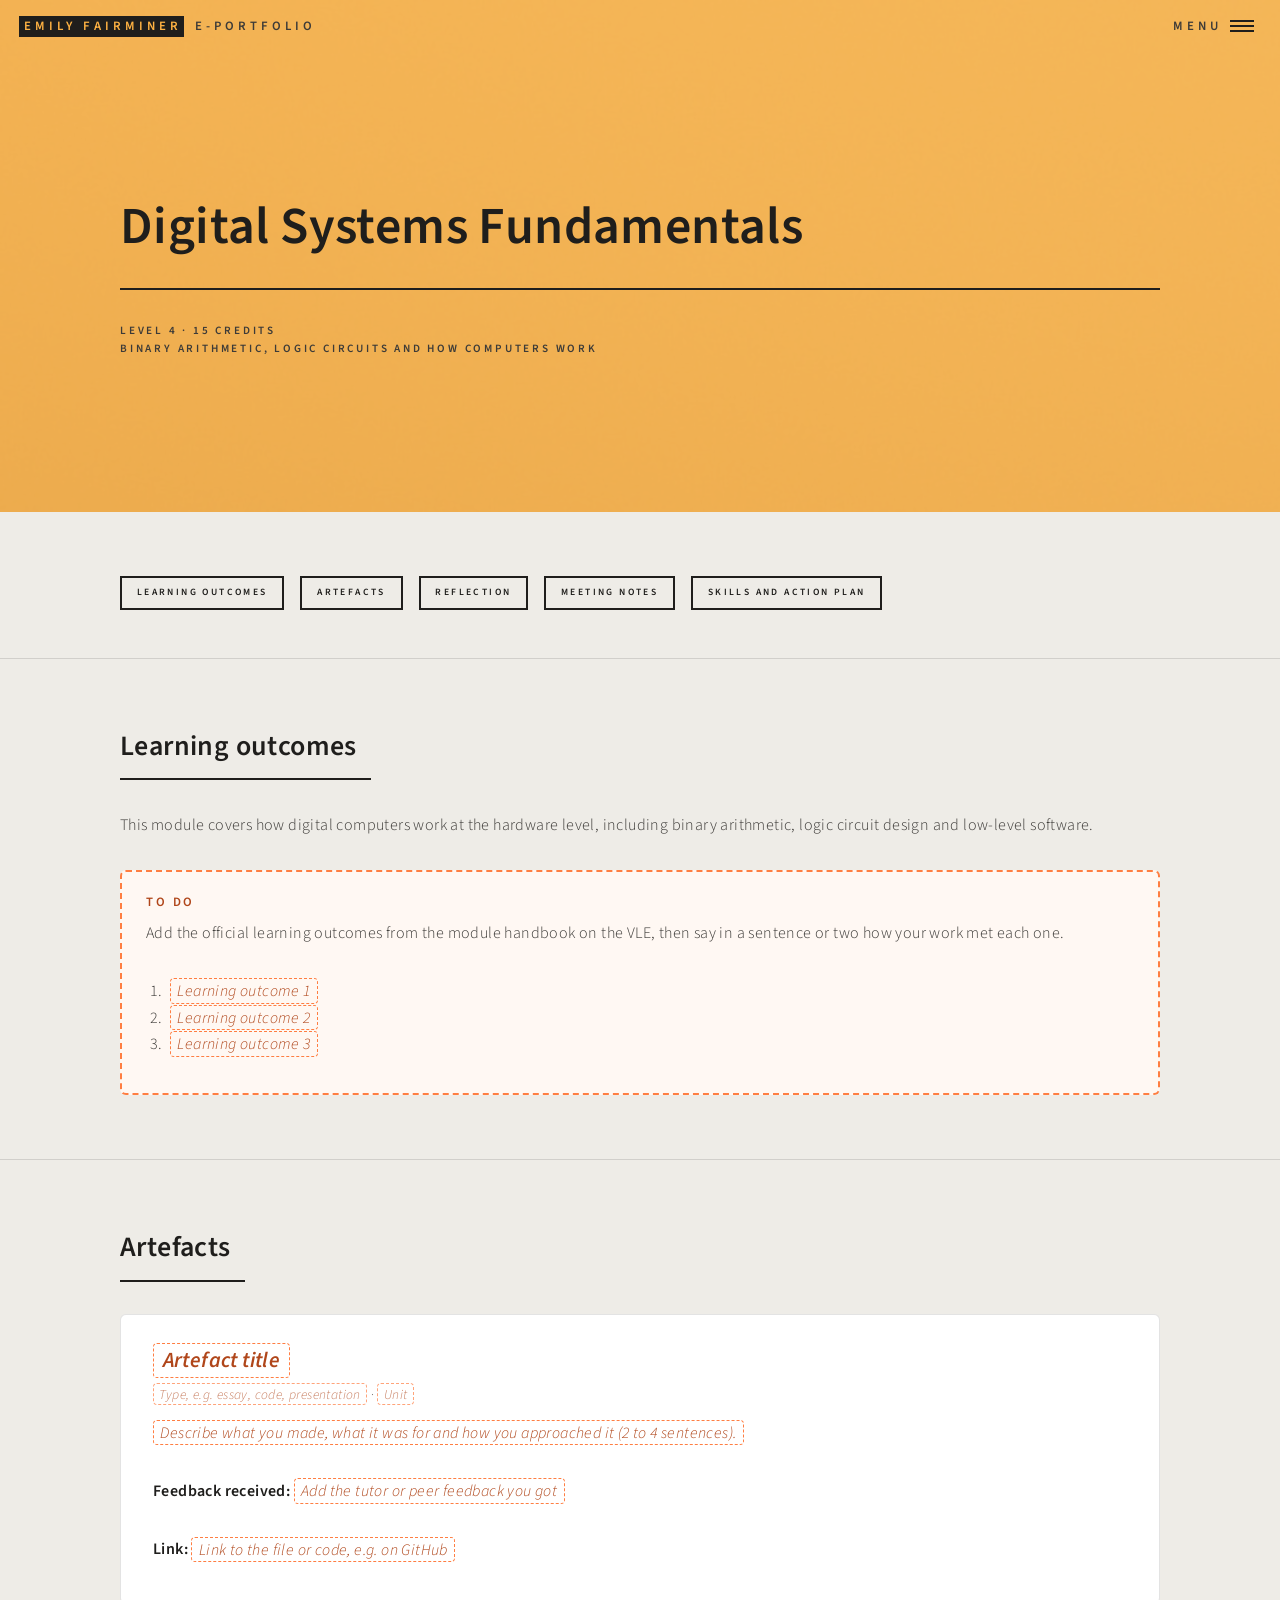
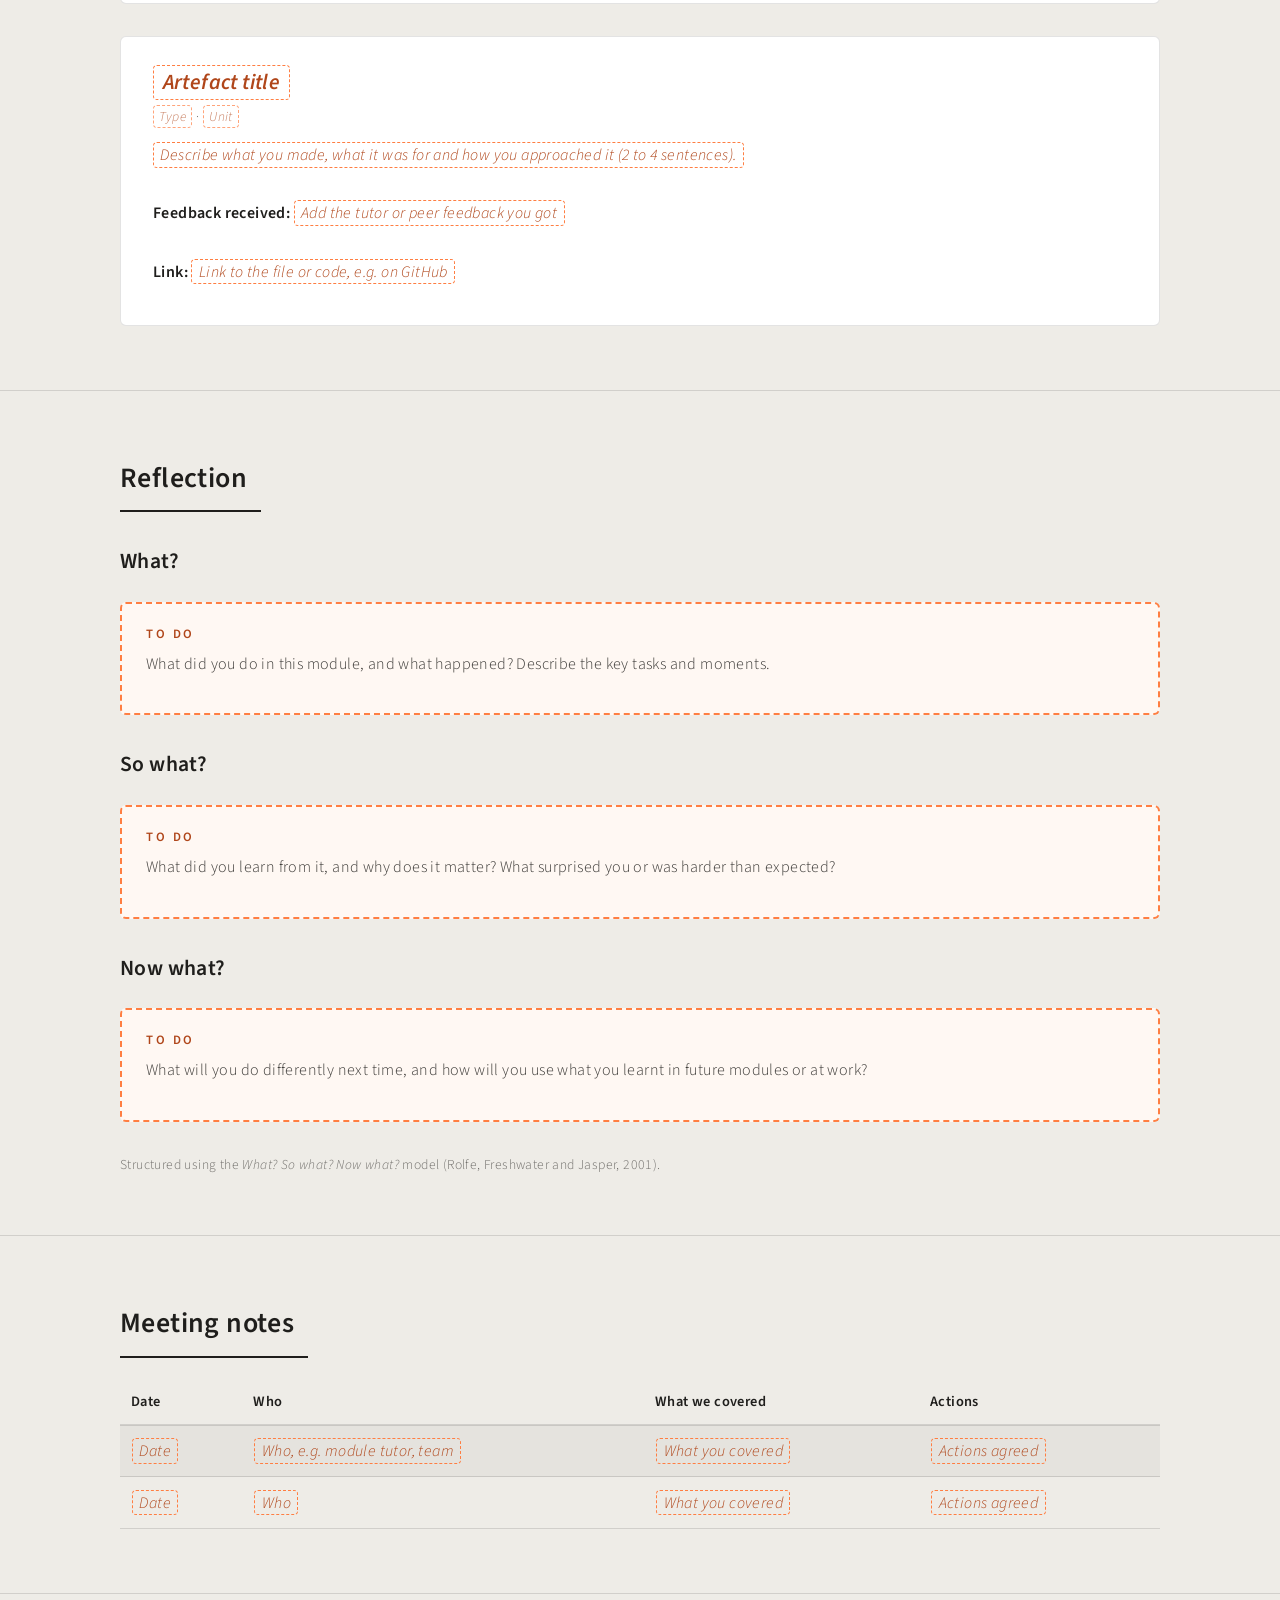
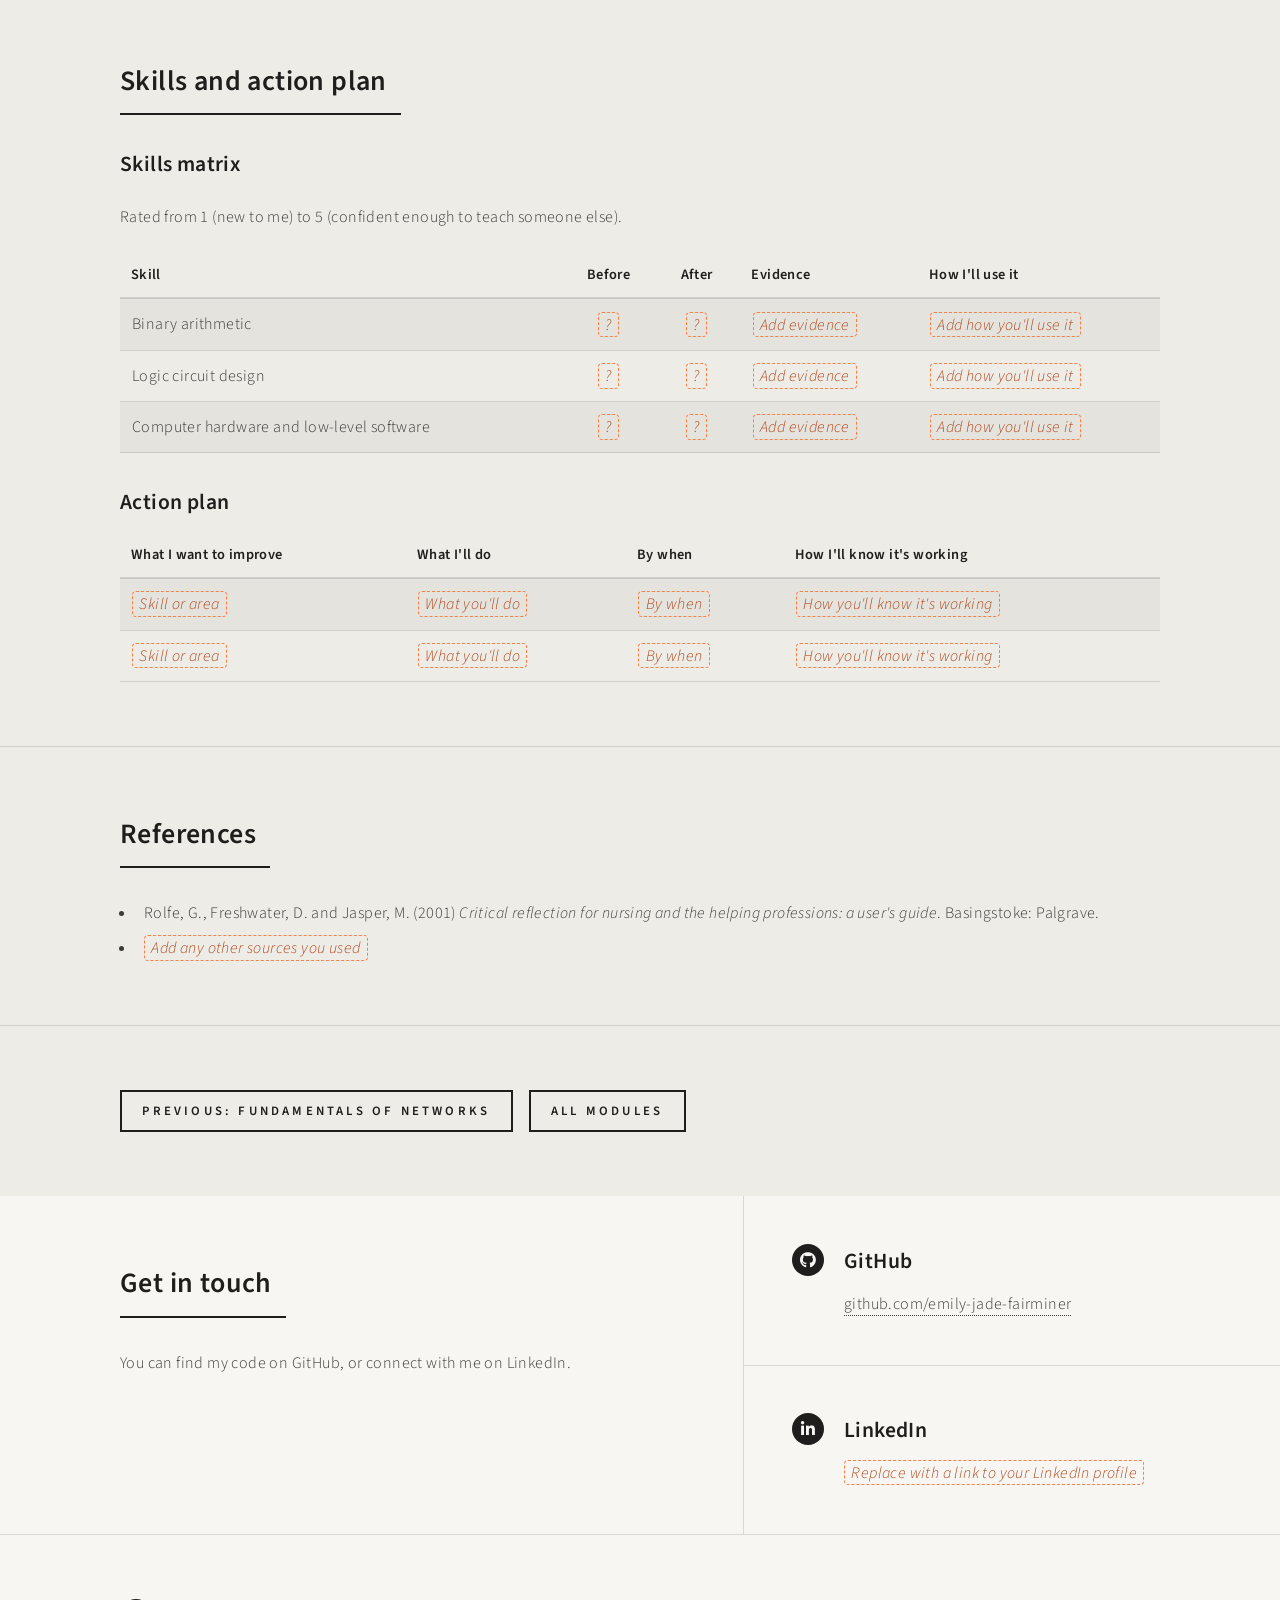
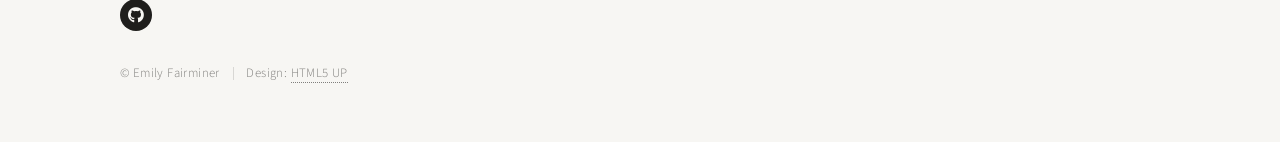
<file: digital-systems-fundamentals.html>
<!DOCTYPE HTML>
<!--
	Forty by HTML5 UP
	html5up.net | @ajlkn
	Free for personal and commercial use under the CCA 3.0 license (html5up.net/license)
-->
<html lang="en-GB">
	<head>
		<title>Digital Systems Fundamentals | Emily Fairminer e-Portfolio</title>
		<meta charset="utf-8" />
		<meta name="viewport" content="width=device-width, initial-scale=1, user-scalable=no" />
		<meta name="description" content="Digital Systems Fundamentals: learning outcomes, artefacts, reflection, meeting notes and skills from my BSc Computer Science." />
		<link rel="stylesheet" href="assets/css/main.css" />
		<link rel="stylesheet" href="assets/css/portfolio.css" />
		<noscript><link rel="stylesheet" href="assets/css/noscript.css" /></noscript>
	</head>
	<body class="is-preload">

		<!-- Wrapper -->
			<div id="wrapper">

				<!-- Header -->
					<header id="header" class="alt style1">
						<a href="index.html" class="logo"><strong>Emily Fairminer</strong> <span>e-Portfolio</span></a>
						<nav>
							<a href="#menu">Menu</a>
						</nav>
					</header>

				<!-- Menu (same on every page: update it in each file if you add a module) -->
					<nav id="menu">
						<ul class="links">
							<li><a href="index.html">Home</a></li>
							<li><a href="about.html">About Me</a></li>
							<li><a href="research-professional-practice.html">Research and Professional Practice</a></li>
							<li><a href="maths-statistics.html">Introduction to Maths and Statistics</a></li>
							<li><a href="fundamentals-of-programming.html">Fundamentals of Programming</a></li>
							<li><a href="object-oriented-programming.html">Object-Oriented Programming</a></li>
							<li><a href="data-modelling.html">Introduction to Data Modelling</a></li>
							<li><a href="web-application-development.html">Web Application Development</a></li>
							<li><a href="fundamentals-of-networks.html">Fundamentals of Networks</a></li>
							<li><a href="digital-systems-fundamentals.html">Digital Systems Fundamentals</a></li>
						</ul>
					</nav>

				<!-- Banner (the styleN class should match the header above) -->
					<section id="banner" class="style1">
						<div class="inner">
							<span class="image">
								<img src="images/pic08.jpg" alt="" />
							</span>
							<header class="major">
								<h1>Digital Systems Fundamentals</h1>
							</header>
							<div class="content">
								<p>Level 4 &middot; 15 credits<br class="keep" />
								Binary arithmetic, logic circuits and how computers work</p>
							</div>
						</div>
					</section>

				<!-- Main -->
					<div id="main">

						<!-- Jump links -->
							<section id="page-nav">
								<div class="inner">
									<ul class="actions jump-links">
										<li><a href="#outcomes" class="button small scrolly">Learning outcomes</a></li>
										<li><a href="#artefacts" class="button small scrolly">Artefacts</a></li>
										<li><a href="#reflection" class="button small scrolly">Reflection</a></li>
										<li><a href="#meetings" class="button small scrolly">Meeting notes</a></li>
										<li><a href="#skills" class="button small scrolly">Skills and action plan</a></li>
									</ul>
								</div>
							</section>

						<!-- Learning outcomes -->
							<section id="outcomes">
								<div class="inner">
									<header class="major">
										<h2>Learning outcomes</h2>
									</header>
									<p>This module covers how digital computers work at the hardware level, including binary arithmetic, logic circuit design and low-level software.</p>
									<div class="todo-block">
										<p class="todo-label">To do</p>
										<p>Add the official learning outcomes from the module handbook on the VLE, then say in a sentence or two how your work met each one.</p>
										<ol>
											<li><span class="todo">Learning outcome 1</span></li>
											<li><span class="todo">Learning outcome 2</span></li>
											<li><span class="todo">Learning outcome 3</span></li>
										</ol>
									</div>
								</div>
							</section>

						<!-- Artefacts -->
							<section id="artefacts">
								<div class="inner">
									<header class="major">
										<h2>Artefacts</h2>
									</header>
									<article class="artefact">
										<h3><span class="todo">Artefact title</span></h3>
										<p class="artefact-meta"><span class="todo">Type, e.g. essay, code, presentation</span> &middot; <span class="todo">Unit</span></p>
										<p><span class="todo">Describe what you made, what it was for and how you approached it (2 to 4 sentences).</span></p>
										<p><strong>Feedback received:</strong> <span class="todo">Add the tutor or peer feedback you got</span></p>
										<p><strong>Link:</strong> <span class="todo">Link to the file or code, e.g. on GitHub</span></p>
									</article>
									<article class="artefact">
										<h3><span class="todo">Artefact title</span></h3>
										<p class="artefact-meta"><span class="todo">Type</span> &middot; <span class="todo">Unit</span></p>
										<p><span class="todo">Describe what you made, what it was for and how you approached it (2 to 4 sentences).</span></p>
										<p><strong>Feedback received:</strong> <span class="todo">Add the tutor or peer feedback you got</span></p>
										<p><strong>Link:</strong> <span class="todo">Link to the file or code, e.g. on GitHub</span></p>
									</article>
								</div>
							</section>

						<!-- Reflection -->
							<section id="reflection">
								<div class="inner">
									<header class="major">
										<h2>Reflection</h2>
									</header>
									<h3>What?</h3>
									<div class="todo-block">
										<p class="todo-label">To do</p>
										<p>What did you do in this module, and what happened? Describe the key tasks and moments.</p>
									</div>
									<h3>So what?</h3>
									<div class="todo-block">
										<p class="todo-label">To do</p>
										<p>What did you learn from it, and why does it matter? What surprised you or was harder than expected?</p>
									</div>
									<h3>Now what?</h3>
									<div class="todo-block">
										<p class="todo-label">To do</p>
										<p>What will you do differently next time, and how will you use what you learnt in future modules or at work?</p>
									</div>
									<p class="note">Structured using the <em>What? So what? Now what?</em> model (Rolfe, Freshwater and Jasper, 2001).</p>
								</div>
							</section>

						<!-- Meeting notes -->
							<section id="meetings">
								<div class="inner">
									<header class="major">
										<h2>Meeting notes</h2>
									</header>
									<div class="table-wrapper">
										<table>
											<thead>
												<tr><th>Date</th><th>Who</th><th>What we covered</th><th>Actions</th></tr>
											</thead>
											<tbody>
											<tr><td><span class="todo">Date</span></td><td><span class="todo">Who, e.g. module tutor, team</span></td><td><span class="todo">What you covered</span></td><td><span class="todo">Actions agreed</span></td></tr>
											<tr><td><span class="todo">Date</span></td><td><span class="todo">Who</span></td><td><span class="todo">What you covered</span></td><td><span class="todo">Actions agreed</span></td></tr>
											</tbody>
										</table>
									</div>
								</div>
							</section>

						<!-- Skills and action plan -->
							<section id="skills">
								<div class="inner">
									<header class="major">
										<h2>Skills and action plan</h2>
									</header>
									<h3>Skills matrix</h3>
									<p>Rated from 1 (new to me) to 5 (confident enough to teach someone else).</p>
									<div class="table-wrapper">
										<table class="skills-matrix">
											<thead>
												<tr><th>Skill</th><th>Before</th><th>After</th><th>Evidence</th><th>How I'll use it</th></tr>
											</thead>
											<tbody>
											<tr><td>Binary arithmetic</td><td><span class="todo">?</span></td><td><span class="todo">?</span></td><td><span class="todo">Add evidence</span></td><td><span class="todo">Add how you'll use it</span></td></tr>
											<tr><td>Logic circuit design</td><td><span class="todo">?</span></td><td><span class="todo">?</span></td><td><span class="todo">Add evidence</span></td><td><span class="todo">Add how you'll use it</span></td></tr>
											<tr><td>Computer hardware and low-level software</td><td><span class="todo">?</span></td><td><span class="todo">?</span></td><td><span class="todo">Add evidence</span></td><td><span class="todo">Add how you'll use it</span></td></tr>
											</tbody>
										</table>
									</div>
									<h3>Action plan</h3>
									<div class="table-wrapper">
										<table>
											<thead>
												<tr><th>What I want to improve</th><th>What I'll do</th><th>By when</th><th>How I'll know it's working</th></tr>
											</thead>
											<tbody>
											<tr><td><span class="todo">Skill or area</span></td><td><span class="todo">What you'll do</span></td><td><span class="todo">By when</span></td><td><span class="todo">How you'll know it's working</span></td></tr>
											<tr><td><span class="todo">Skill or area</span></td><td><span class="todo">What you'll do</span></td><td><span class="todo">By when</span></td><td><span class="todo">How you'll know it's working</span></td></tr>
											</tbody>
										</table>
									</div>
								</div>
							</section>

						<!-- References -->
							<section id="references">
								<div class="inner">
									<header class="major">
										<h2>References</h2>
									</header>
									<ul class="references">
										<li>Rolfe, G., Freshwater, D. and Jasper, M. (2001) <em>Critical reflection for nursing and the helping professions: a user's guide</em>. Basingstoke: Palgrave.</li>
										<li><span class="todo">Add any other sources you used</span></li>
									</ul>
								</div>
							</section>

						<!-- Previous / next -->
							<section id="pager">
								<div class="inner">
									<ul class="actions pager">
										<li><a href="fundamentals-of-networks.html" class="button">Previous: Fundamentals of Networks</a></li>
										<li><a href="index.html#one" class="button">All modules</a></li>
									</ul>
								</div>
							</section>

					</div>

				<!-- Contact -->
					<section id="contact">
						<div class="inner">
							<section>
								<header class="major">
									<h2>Get in touch</h2>
								</header>
								<p>You can find my code on GitHub, or connect with me on LinkedIn.</p>
							</section>
							<section class="split">
								<section>
									<div class="contact-method">
										<span class="icon brands alt fa-github"></span>
										<h3>GitHub</h3>
										<a href="https://github.com/emily-jade-fairminer">github.com/emily-jade-fairminer</a>
									</div>
								</section>
								<section>
									<div class="contact-method">
										<span class="icon brands alt fa-linkedin-in"></span>
										<h3>LinkedIn</h3>
										<span class="todo">Replace with a link to your LinkedIn profile</span>
									</div>
								</section>
							</section>
						</div>
					</section>

				<!-- Footer -->
					<footer id="footer">
						<div class="inner">
							<ul class="icons">
								<li><a href="https://github.com/emily-jade-fairminer" class="icon brands alt fa-github"><span class="label">GitHub</span></a></li>
								<!-- Add your LinkedIn by replacing YOUR-LINK and removing these comment marks:
								<li><a href="YOUR-LINK" class="icon brands alt fa-linkedin-in"><span class="label">LinkedIn</span></a></li>
								-->
							</ul>
							<ul class="copyright">
								<li>&copy; Emily Fairminer</li><li>Design: <a href="https://html5up.net">HTML5 UP</a></li>
							</ul>
						</div>
					</footer>

			</div>

		<!-- Scripts -->
			<script src="assets/js/jquery.min.js"></script>
			<script src="assets/js/jquery.scrolly.min.js"></script>
			<script src="assets/js/jquery.scrollex.min.js"></script>
			<script src="assets/js/browser.min.js"></script>
			<script src="assets/js/breakpoints.min.js"></script>
			<script src="assets/js/util.js"></script>
			<script src="assets/js/main.js"></script>

	</body>
</html>
</file>
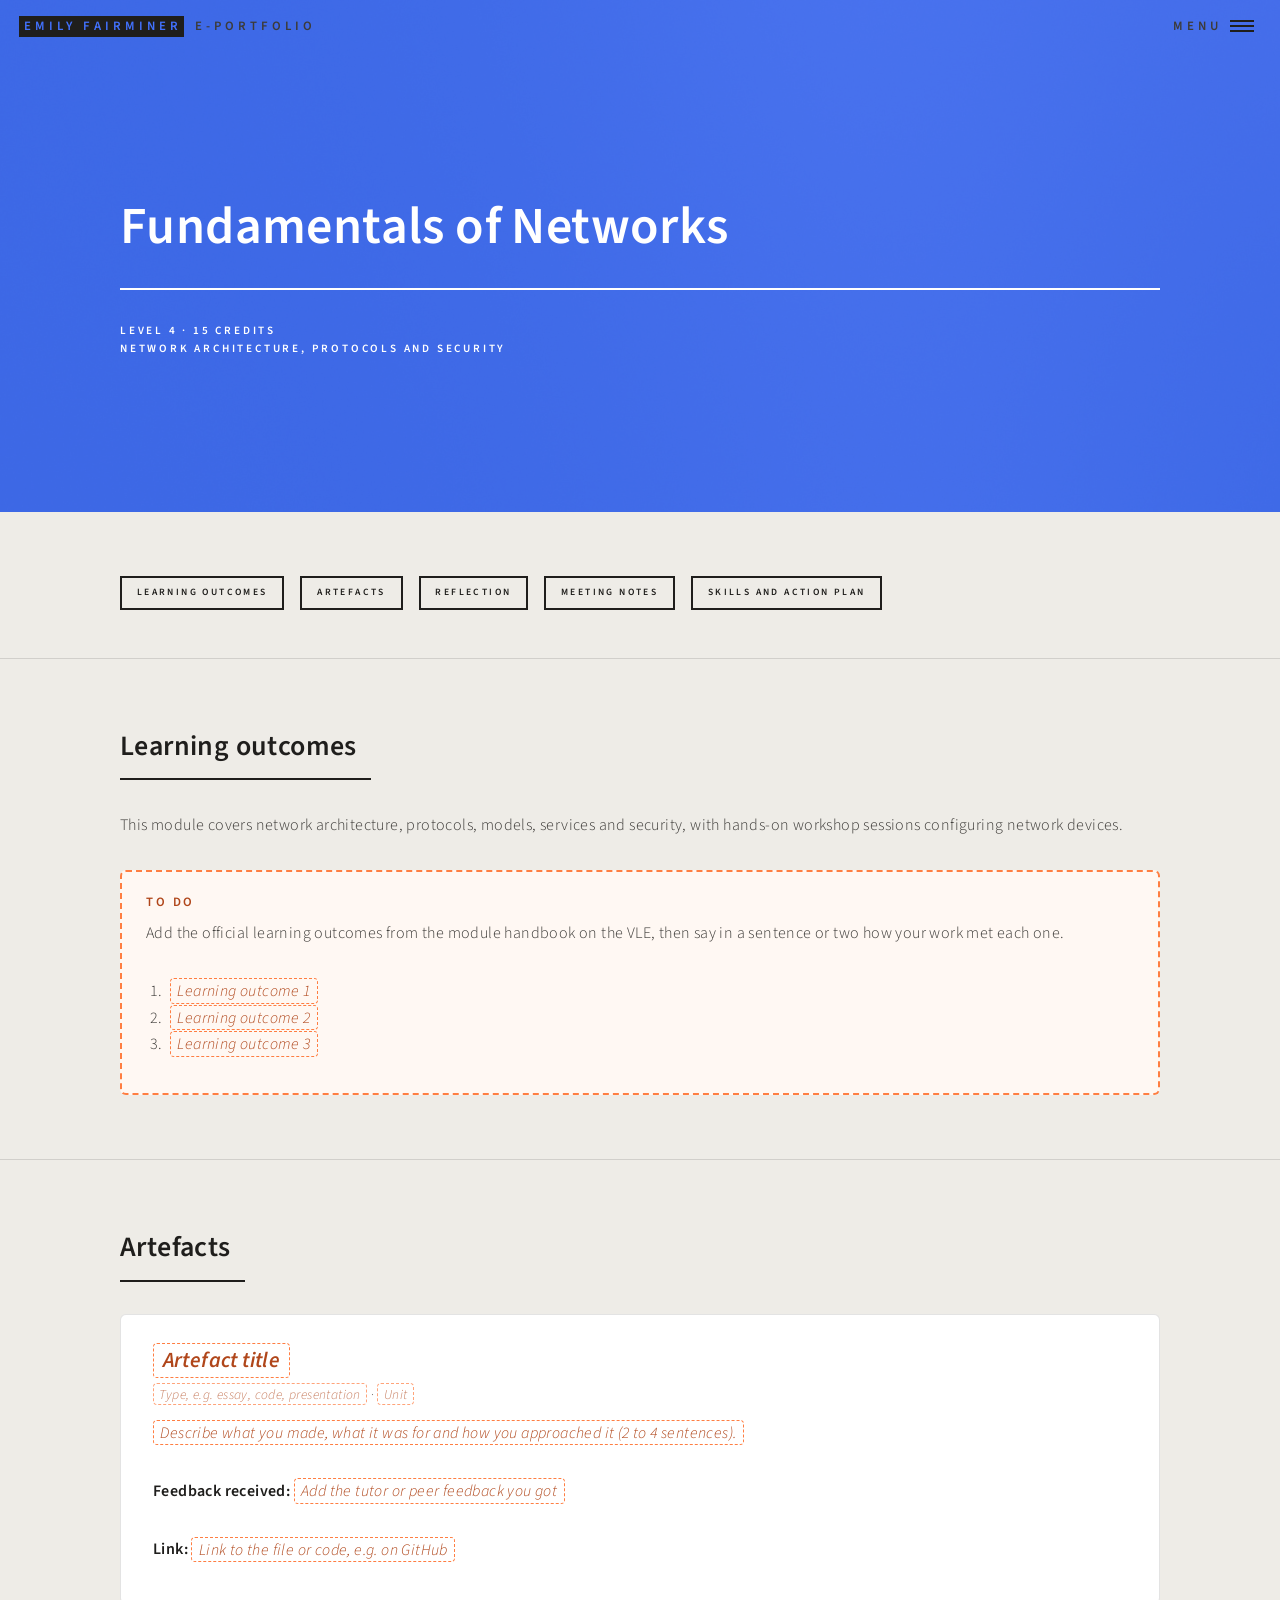
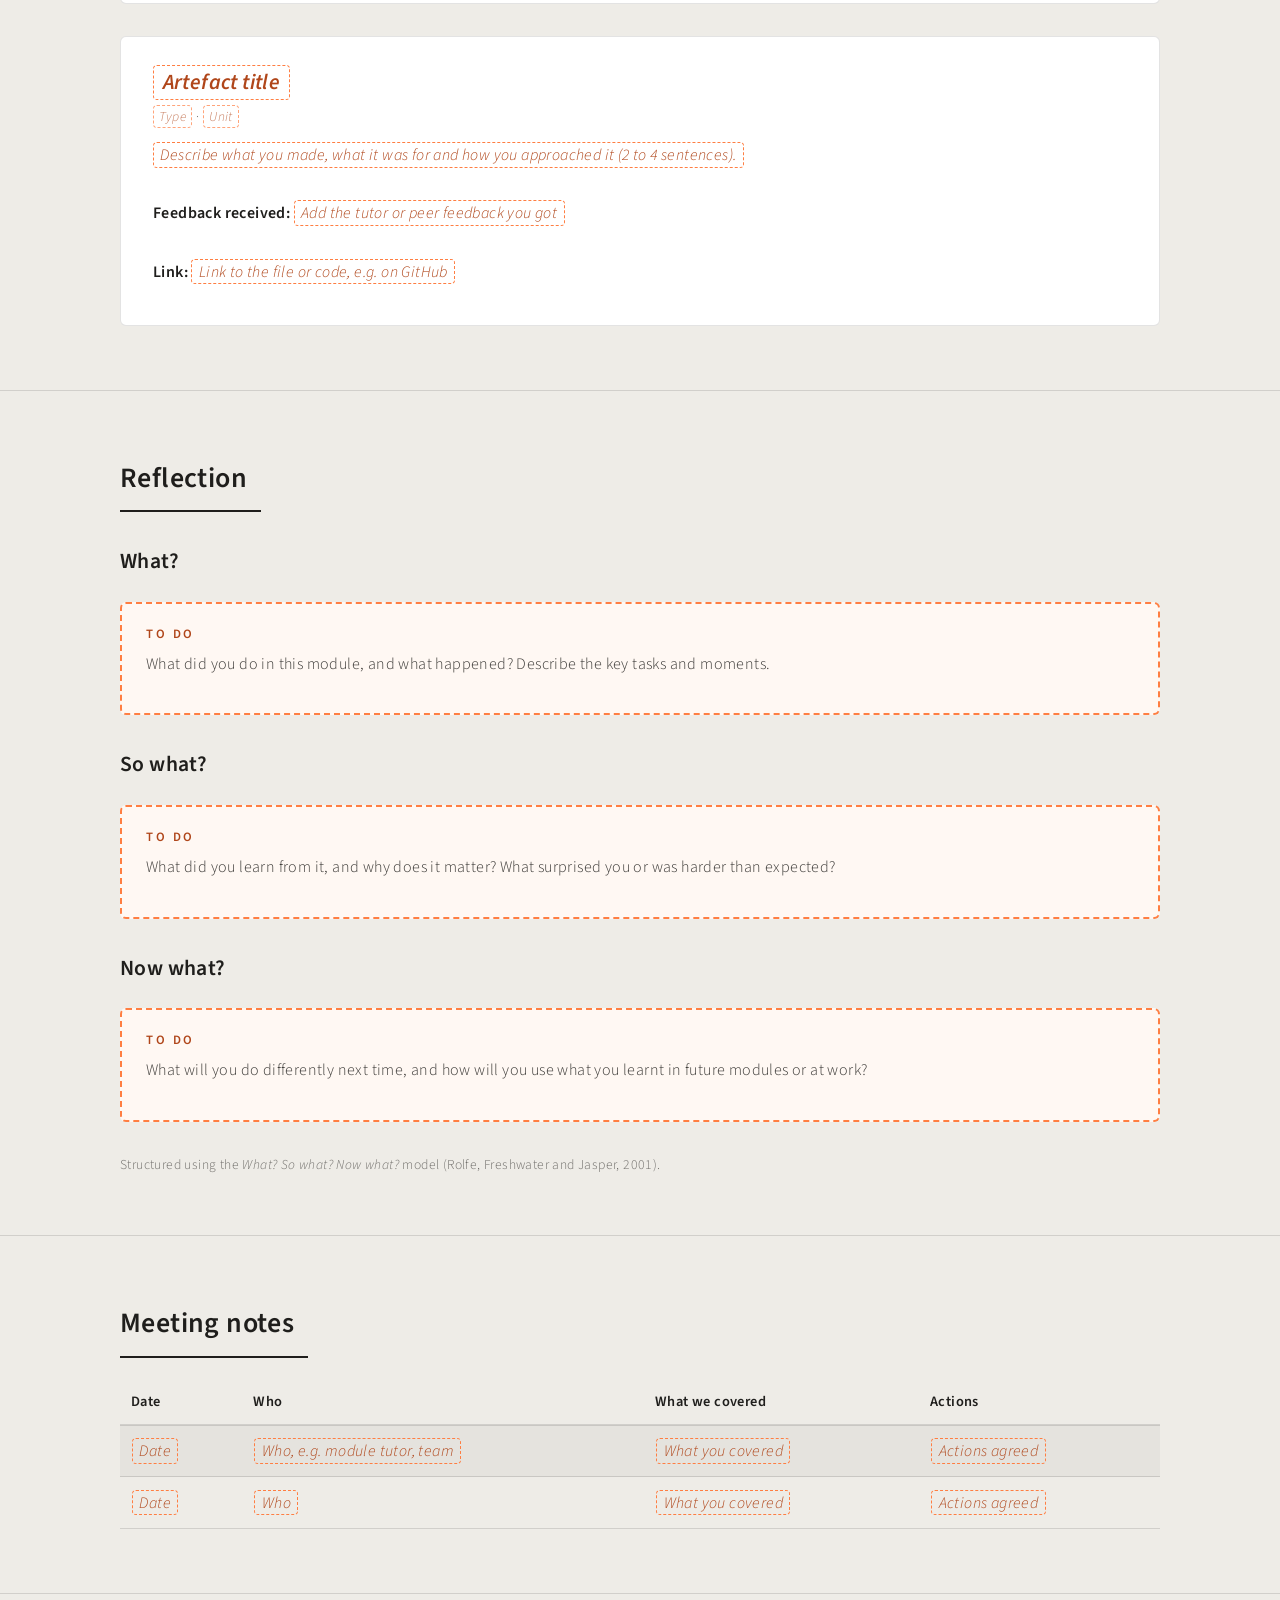
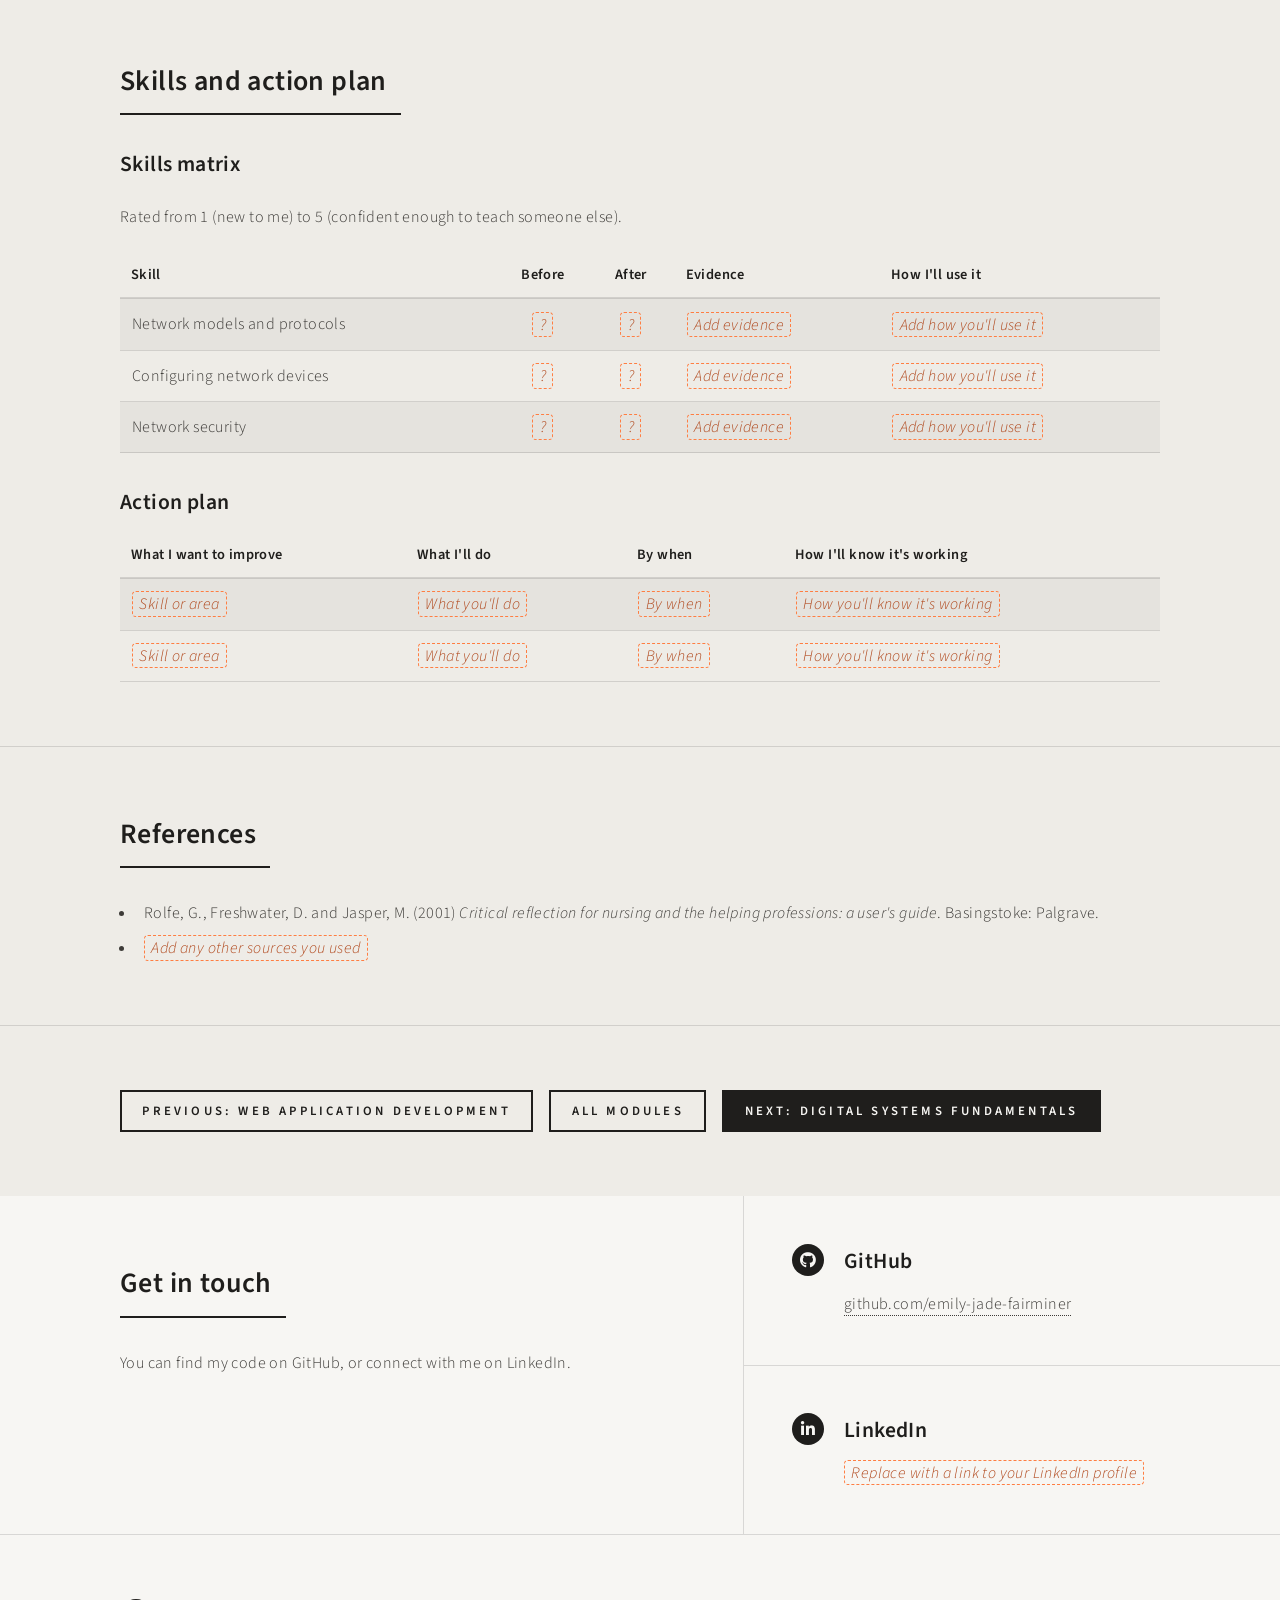
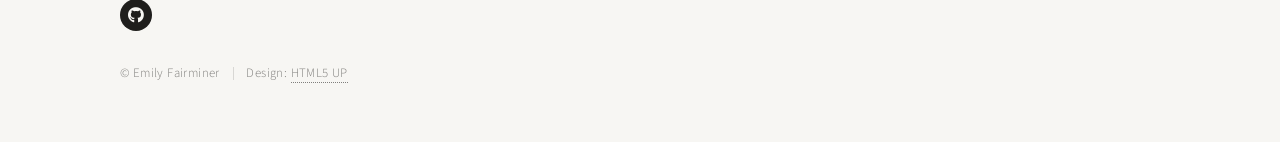
<file: fundamentals-of-networks.html>
<!DOCTYPE HTML>
<!--
	Forty by HTML5 UP
	html5up.net | @ajlkn
	Free for personal and commercial use under the CCA 3.0 license (html5up.net/license)
-->
<html lang="en-GB">
	<head>
		<title>Fundamentals of Networks | Emily Fairminer e-Portfolio</title>
		<meta charset="utf-8" />
		<meta name="viewport" content="width=device-width, initial-scale=1, user-scalable=no" />
		<meta name="description" content="Fundamentals of Networks: learning outcomes, artefacts, reflection, meeting notes and skills from my BSc Computer Science." />
		<link rel="stylesheet" href="assets/css/main.css" />
		<link rel="stylesheet" href="assets/css/portfolio.css" />
		<noscript><link rel="stylesheet" href="assets/css/noscript.css" /></noscript>
	</head>
	<body class="is-preload">

		<!-- Wrapper -->
			<div id="wrapper">

				<!-- Header -->
					<header id="header" class="alt style3">
						<a href="index.html" class="logo"><strong>Emily Fairminer</strong> <span>e-Portfolio</span></a>
						<nav>
							<a href="#menu">Menu</a>
						</nav>
					</header>

				<!-- Menu (same on every page: update it in each file if you add a module) -->
					<nav id="menu">
						<ul class="links">
							<li><a href="index.html">Home</a></li>
							<li><a href="about.html">About Me</a></li>
							<li><a href="research-professional-practice.html">Research and Professional Practice</a></li>
							<li><a href="maths-statistics.html">Introduction to Maths and Statistics</a></li>
							<li><a href="fundamentals-of-programming.html">Fundamentals of Programming</a></li>
							<li><a href="object-oriented-programming.html">Object-Oriented Programming</a></li>
							<li><a href="data-modelling.html">Introduction to Data Modelling</a></li>
							<li><a href="web-application-development.html">Web Application Development</a></li>
							<li><a href="fundamentals-of-networks.html">Fundamentals of Networks</a></li>
							<li><a href="digital-systems-fundamentals.html">Digital Systems Fundamentals</a></li>
						</ul>
					</nav>

				<!-- Banner (the styleN class should match the header above) -->
					<section id="banner" class="style3">
						<div class="inner">
							<span class="image">
								<img src="images/pic07.jpg" alt="" />
							</span>
							<header class="major">
								<h1>Fundamentals of Networks</h1>
							</header>
							<div class="content">
								<p>Level 4 &middot; 15 credits<br class="keep" />
								Network architecture, protocols and security</p>
							</div>
						</div>
					</section>

				<!-- Main -->
					<div id="main">

						<!-- Jump links -->
							<section id="page-nav">
								<div class="inner">
									<ul class="actions jump-links">
										<li><a href="#outcomes" class="button small scrolly">Learning outcomes</a></li>
										<li><a href="#artefacts" class="button small scrolly">Artefacts</a></li>
										<li><a href="#reflection" class="button small scrolly">Reflection</a></li>
										<li><a href="#meetings" class="button small scrolly">Meeting notes</a></li>
										<li><a href="#skills" class="button small scrolly">Skills and action plan</a></li>
									</ul>
								</div>
							</section>

						<!-- Learning outcomes -->
							<section id="outcomes">
								<div class="inner">
									<header class="major">
										<h2>Learning outcomes</h2>
									</header>
									<p>This module covers network architecture, protocols, models, services and security, with hands-on workshop sessions configuring network devices.</p>
									<div class="todo-block">
										<p class="todo-label">To do</p>
										<p>Add the official learning outcomes from the module handbook on the VLE, then say in a sentence or two how your work met each one.</p>
										<ol>
											<li><span class="todo">Learning outcome 1</span></li>
											<li><span class="todo">Learning outcome 2</span></li>
											<li><span class="todo">Learning outcome 3</span></li>
										</ol>
									</div>
								</div>
							</section>

						<!-- Artefacts -->
							<section id="artefacts">
								<div class="inner">
									<header class="major">
										<h2>Artefacts</h2>
									</header>
									<article class="artefact">
										<h3><span class="todo">Artefact title</span></h3>
										<p class="artefact-meta"><span class="todo">Type, e.g. essay, code, presentation</span> &middot; <span class="todo">Unit</span></p>
										<p><span class="todo">Describe what you made, what it was for and how you approached it (2 to 4 sentences).</span></p>
										<p><strong>Feedback received:</strong> <span class="todo">Add the tutor or peer feedback you got</span></p>
										<p><strong>Link:</strong> <span class="todo">Link to the file or code, e.g. on GitHub</span></p>
									</article>
									<article class="artefact">
										<h3><span class="todo">Artefact title</span></h3>
										<p class="artefact-meta"><span class="todo">Type</span> &middot; <span class="todo">Unit</span></p>
										<p><span class="todo">Describe what you made, what it was for and how you approached it (2 to 4 sentences).</span></p>
										<p><strong>Feedback received:</strong> <span class="todo">Add the tutor or peer feedback you got</span></p>
										<p><strong>Link:</strong> <span class="todo">Link to the file or code, e.g. on GitHub</span></p>
									</article>
								</div>
							</section>

						<!-- Reflection -->
							<section id="reflection">
								<div class="inner">
									<header class="major">
										<h2>Reflection</h2>
									</header>
									<h3>What?</h3>
									<div class="todo-block">
										<p class="todo-label">To do</p>
										<p>What did you do in this module, and what happened? Describe the key tasks and moments.</p>
									</div>
									<h3>So what?</h3>
									<div class="todo-block">
										<p class="todo-label">To do</p>
										<p>What did you learn from it, and why does it matter? What surprised you or was harder than expected?</p>
									</div>
									<h3>Now what?</h3>
									<div class="todo-block">
										<p class="todo-label">To do</p>
										<p>What will you do differently next time, and how will you use what you learnt in future modules or at work?</p>
									</div>
									<p class="note">Structured using the <em>What? So what? Now what?</em> model (Rolfe, Freshwater and Jasper, 2001).</p>
								</div>
							</section>

						<!-- Meeting notes -->
							<section id="meetings">
								<div class="inner">
									<header class="major">
										<h2>Meeting notes</h2>
									</header>
									<div class="table-wrapper">
										<table>
											<thead>
												<tr><th>Date</th><th>Who</th><th>What we covered</th><th>Actions</th></tr>
											</thead>
											<tbody>
											<tr><td><span class="todo">Date</span></td><td><span class="todo">Who, e.g. module tutor, team</span></td><td><span class="todo">What you covered</span></td><td><span class="todo">Actions agreed</span></td></tr>
											<tr><td><span class="todo">Date</span></td><td><span class="todo">Who</span></td><td><span class="todo">What you covered</span></td><td><span class="todo">Actions agreed</span></td></tr>
											</tbody>
										</table>
									</div>
								</div>
							</section>

						<!-- Skills and action plan -->
							<section id="skills">
								<div class="inner">
									<header class="major">
										<h2>Skills and action plan</h2>
									</header>
									<h3>Skills matrix</h3>
									<p>Rated from 1 (new to me) to 5 (confident enough to teach someone else).</p>
									<div class="table-wrapper">
										<table class="skills-matrix">
											<thead>
												<tr><th>Skill</th><th>Before</th><th>After</th><th>Evidence</th><th>How I'll use it</th></tr>
											</thead>
											<tbody>
											<tr><td>Network models and protocols</td><td><span class="todo">?</span></td><td><span class="todo">?</span></td><td><span class="todo">Add evidence</span></td><td><span class="todo">Add how you'll use it</span></td></tr>
											<tr><td>Configuring network devices</td><td><span class="todo">?</span></td><td><span class="todo">?</span></td><td><span class="todo">Add evidence</span></td><td><span class="todo">Add how you'll use it</span></td></tr>
											<tr><td>Network security</td><td><span class="todo">?</span></td><td><span class="todo">?</span></td><td><span class="todo">Add evidence</span></td><td><span class="todo">Add how you'll use it</span></td></tr>
											</tbody>
										</table>
									</div>
									<h3>Action plan</h3>
									<div class="table-wrapper">
										<table>
											<thead>
												<tr><th>What I want to improve</th><th>What I'll do</th><th>By when</th><th>How I'll know it's working</th></tr>
											</thead>
											<tbody>
											<tr><td><span class="todo">Skill or area</span></td><td><span class="todo">What you'll do</span></td><td><span class="todo">By when</span></td><td><span class="todo">How you'll know it's working</span></td></tr>
											<tr><td><span class="todo">Skill or area</span></td><td><span class="todo">What you'll do</span></td><td><span class="todo">By when</span></td><td><span class="todo">How you'll know it's working</span></td></tr>
											</tbody>
										</table>
									</div>
								</div>
							</section>

						<!-- References -->
							<section id="references">
								<div class="inner">
									<header class="major">
										<h2>References</h2>
									</header>
									<ul class="references">
										<li>Rolfe, G., Freshwater, D. and Jasper, M. (2001) <em>Critical reflection for nursing and the helping professions: a user's guide</em>. Basingstoke: Palgrave.</li>
										<li><span class="todo">Add any other sources you used</span></li>
									</ul>
								</div>
							</section>

						<!-- Previous / next -->
							<section id="pager">
								<div class="inner">
									<ul class="actions pager">
										<li><a href="web-application-development.html" class="button">Previous: Web Application Development</a></li>
										<li><a href="index.html#one" class="button">All modules</a></li>
										<li><a href="digital-systems-fundamentals.html" class="button primary">Next: Digital Systems Fundamentals</a></li>
									</ul>
								</div>
							</section>

					</div>

				<!-- Contact -->
					<section id="contact">
						<div class="inner">
							<section>
								<header class="major">
									<h2>Get in touch</h2>
								</header>
								<p>You can find my code on GitHub, or connect with me on LinkedIn.</p>
							</section>
							<section class="split">
								<section>
									<div class="contact-method">
										<span class="icon brands alt fa-github"></span>
										<h3>GitHub</h3>
										<a href="https://github.com/emily-jade-fairminer">github.com/emily-jade-fairminer</a>
									</div>
								</section>
								<section>
									<div class="contact-method">
										<span class="icon brands alt fa-linkedin-in"></span>
										<h3>LinkedIn</h3>
										<span class="todo">Replace with a link to your LinkedIn profile</span>
									</div>
								</section>
							</section>
						</div>
					</section>

				<!-- Footer -->
					<footer id="footer">
						<div class="inner">
							<ul class="icons">
								<li><a href="https://github.com/emily-jade-fairminer" class="icon brands alt fa-github"><span class="label">GitHub</span></a></li>
								<!-- Add your LinkedIn by replacing YOUR-LINK and removing these comment marks:
								<li><a href="YOUR-LINK" class="icon brands alt fa-linkedin-in"><span class="label">LinkedIn</span></a></li>
								-->
							</ul>
							<ul class="copyright">
								<li>&copy; Emily Fairminer</li><li>Design: <a href="https://html5up.net">HTML5 UP</a></li>
							</ul>
						</div>
					</footer>

			</div>

		<!-- Scripts -->
			<script src="assets/js/jquery.min.js"></script>
			<script src="assets/js/jquery.scrolly.min.js"></script>
			<script src="assets/js/jquery.scrollex.min.js"></script>
			<script src="assets/js/browser.min.js"></script>
			<script src="assets/js/breakpoints.min.js"></script>
			<script src="assets/js/util.js"></script>
			<script src="assets/js/main.js"></script>

	</body>
</html>
</file>
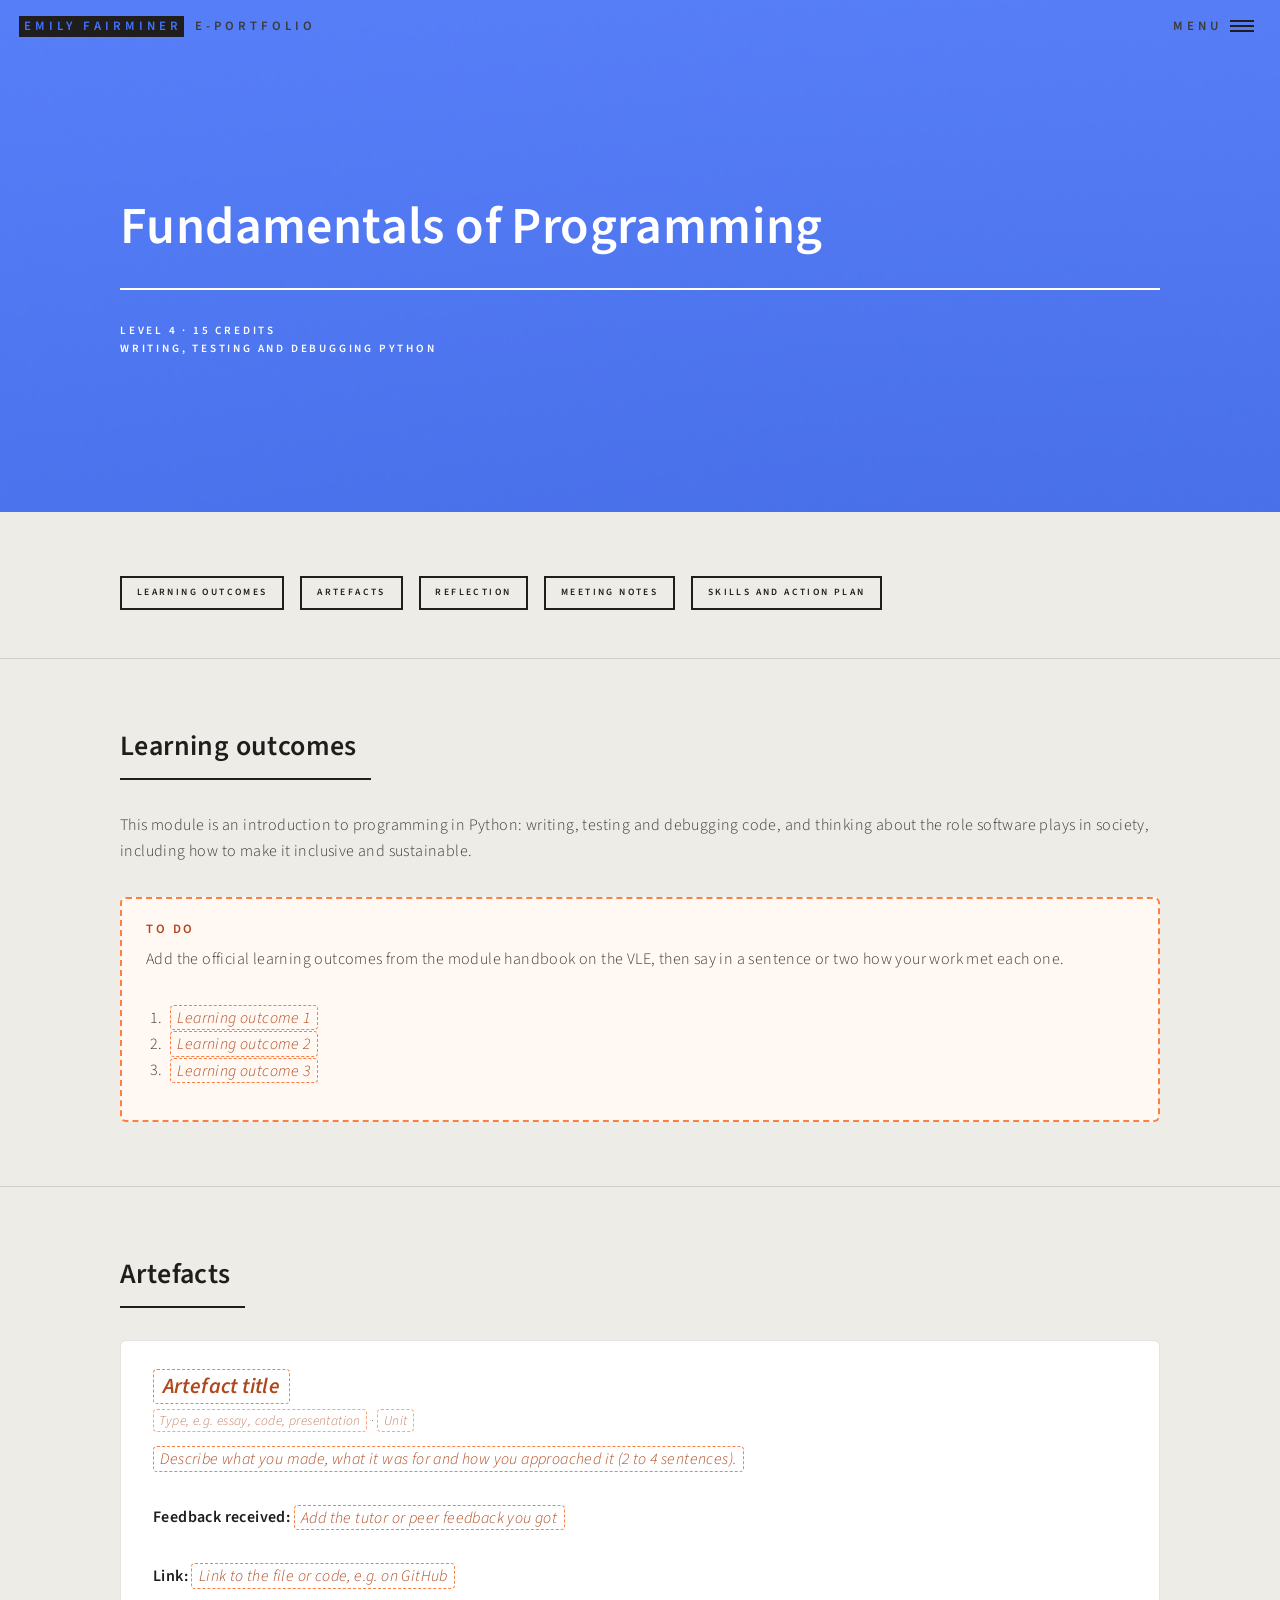
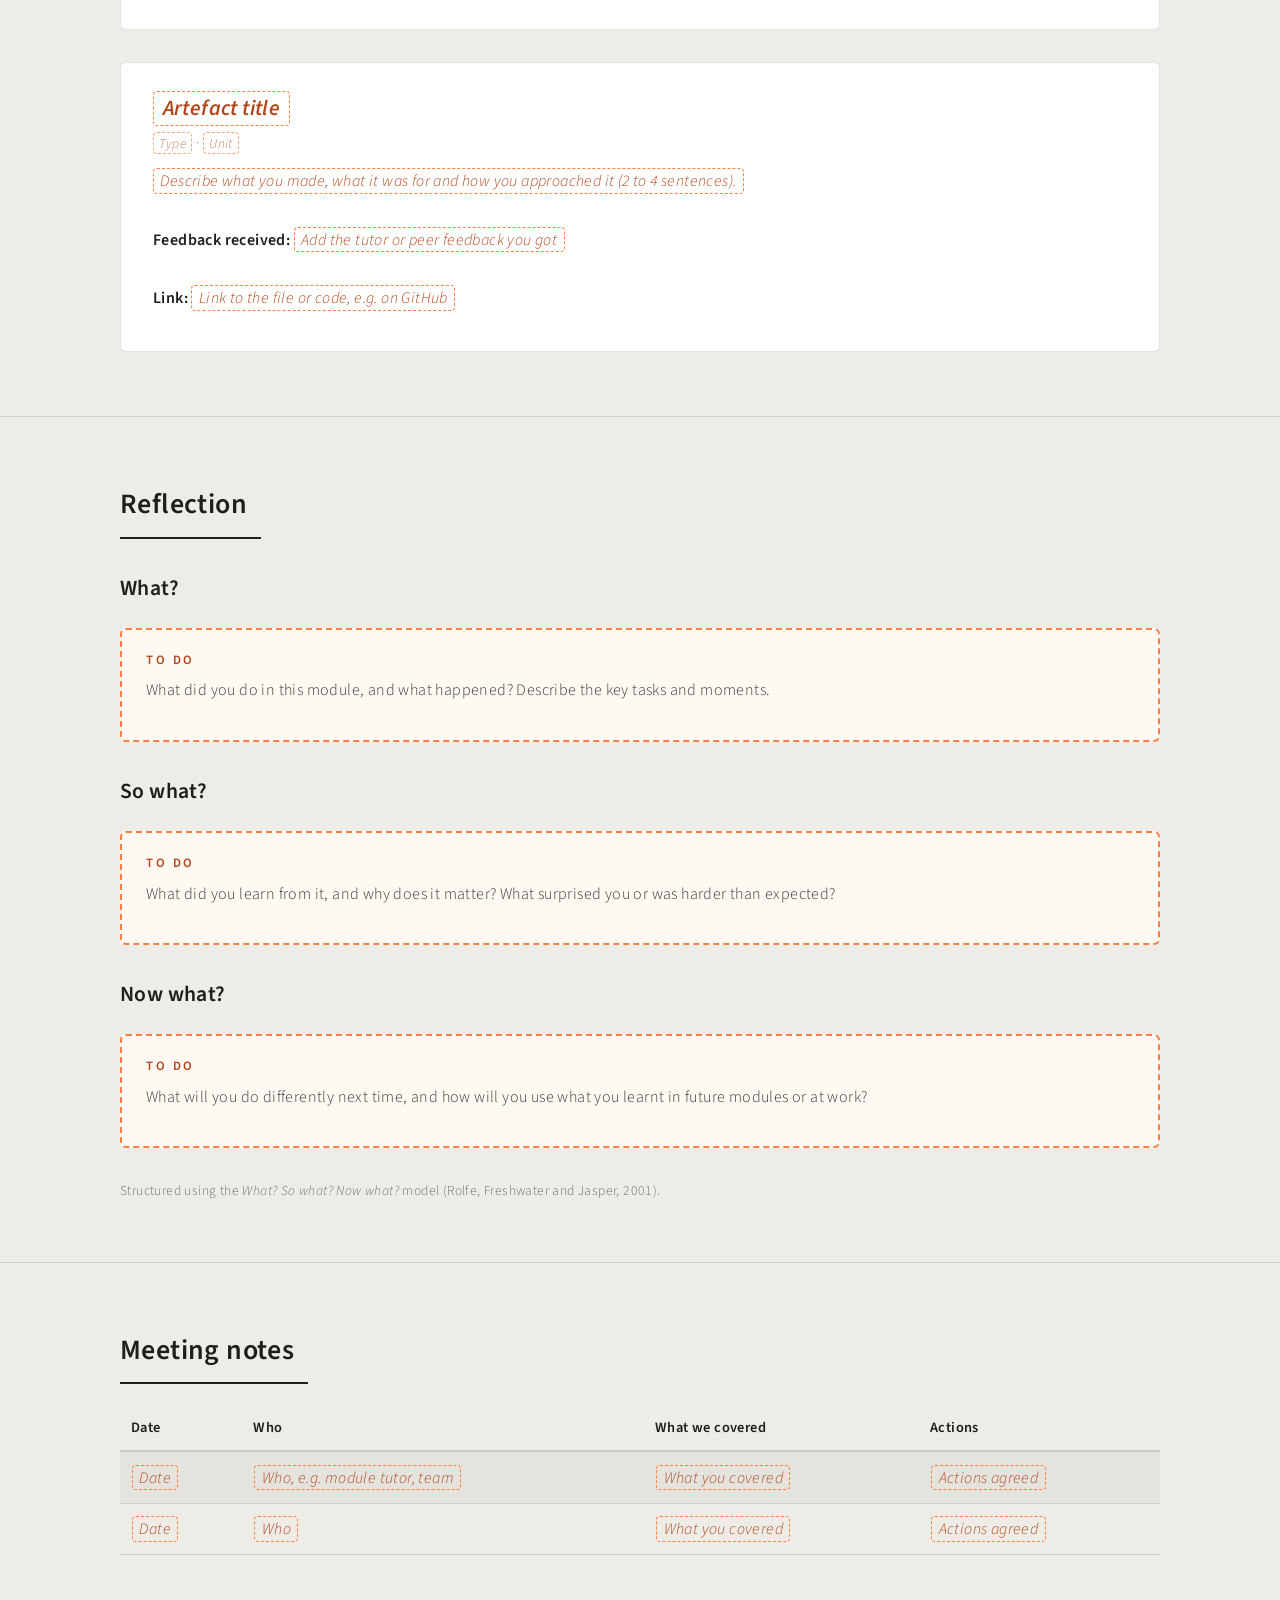
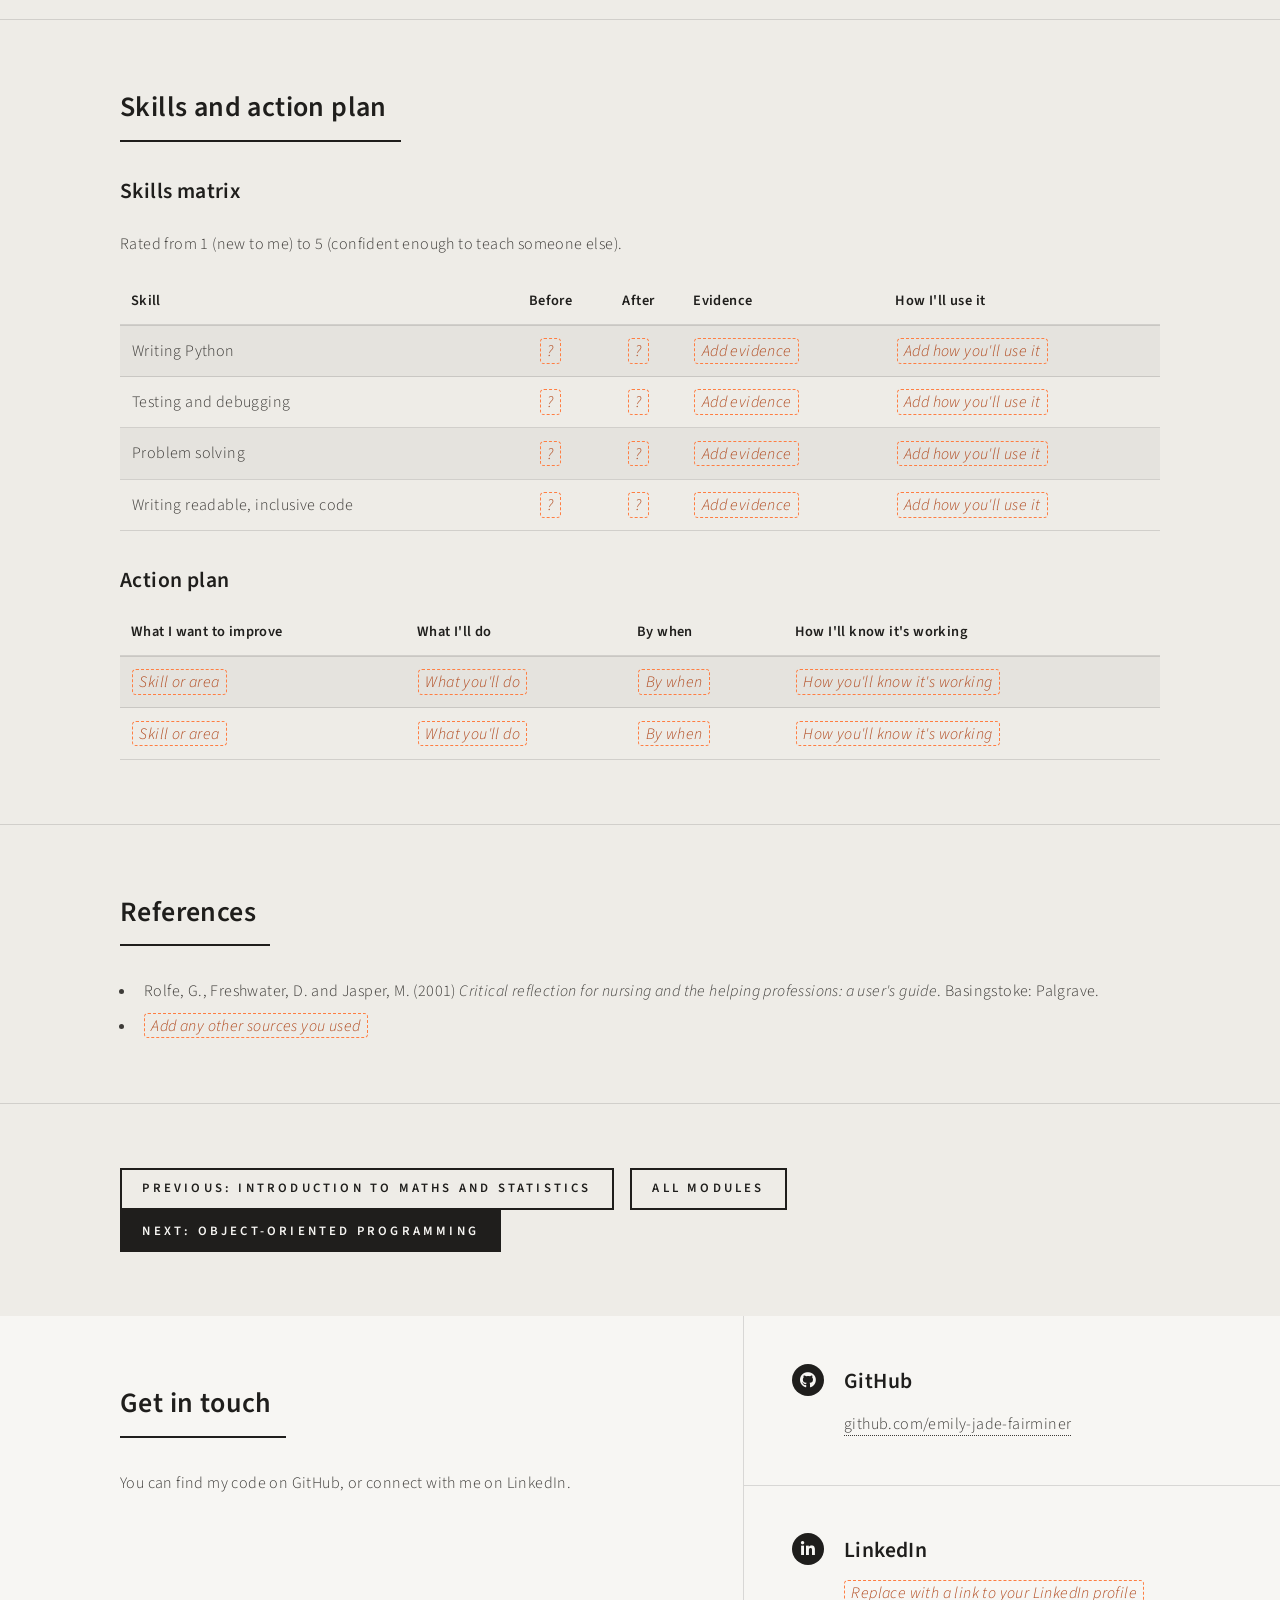
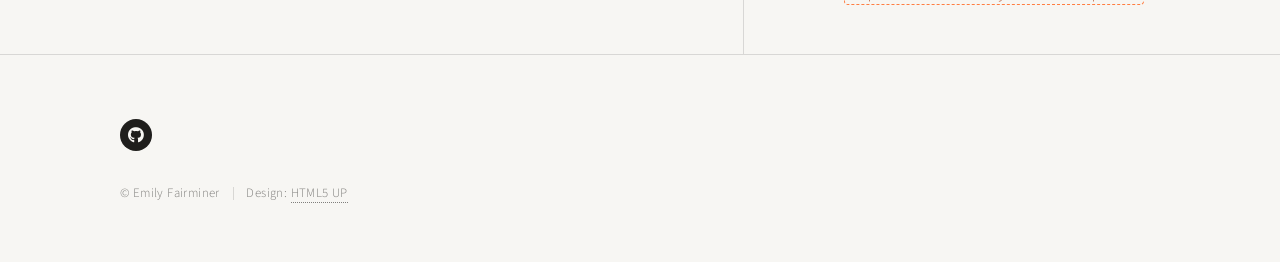
<file: fundamentals-of-programming.html>
<!DOCTYPE HTML>
<!--
	Forty by HTML5 UP
	html5up.net | @ajlkn
	Free for personal and commercial use under the CCA 3.0 license (html5up.net/license)
-->
<html lang="en-GB">
	<head>
		<title>Fundamentals of Programming | Emily Fairminer e-Portfolio</title>
		<meta charset="utf-8" />
		<meta name="viewport" content="width=device-width, initial-scale=1, user-scalable=no" />
		<meta name="description" content="Fundamentals of Programming: learning outcomes, artefacts, reflection, meeting notes and skills from my BSc Computer Science." />
		<link rel="stylesheet" href="assets/css/main.css" />
		<link rel="stylesheet" href="assets/css/portfolio.css" />
		<noscript><link rel="stylesheet" href="assets/css/noscript.css" /></noscript>
	</head>
	<body class="is-preload">

		<!-- Wrapper -->
			<div id="wrapper">

				<!-- Header -->
					<header id="header" class="alt style3">
						<a href="index.html" class="logo"><strong>Emily Fairminer</strong> <span>e-Portfolio</span></a>
						<nav>
							<a href="#menu">Menu</a>
						</nav>
					</header>

				<!-- Menu (same on every page: update it in each file if you add a module) -->
					<nav id="menu">
						<ul class="links">
							<li><a href="index.html">Home</a></li>
							<li><a href="about.html">About Me</a></li>
							<li><a href="research-professional-practice.html">Research and Professional Practice</a></li>
							<li><a href="maths-statistics.html">Introduction to Maths and Statistics</a></li>
							<li><a href="fundamentals-of-programming.html">Fundamentals of Programming</a></li>
							<li><a href="object-oriented-programming.html">Object-Oriented Programming</a></li>
							<li><a href="data-modelling.html">Introduction to Data Modelling</a></li>
							<li><a href="web-application-development.html">Web Application Development</a></li>
							<li><a href="fundamentals-of-networks.html">Fundamentals of Networks</a></li>
							<li><a href="digital-systems-fundamentals.html">Digital Systems Fundamentals</a></li>
						</ul>
					</nav>

				<!-- Banner (the styleN class should match the header above) -->
					<section id="banner" class="style3">
						<div class="inner">
							<span class="image">
								<img src="images/pic03.jpg" alt="" />
							</span>
							<header class="major">
								<h1>Fundamentals of Programming</h1>
							</header>
							<div class="content">
								<p>Level 4 &middot; 15 credits<br class="keep" />
								Writing, testing and debugging Python</p>
							</div>
						</div>
					</section>

				<!-- Main -->
					<div id="main">

						<!-- Jump links -->
							<section id="page-nav">
								<div class="inner">
									<ul class="actions jump-links">
										<li><a href="#outcomes" class="button small scrolly">Learning outcomes</a></li>
										<li><a href="#artefacts" class="button small scrolly">Artefacts</a></li>
										<li><a href="#reflection" class="button small scrolly">Reflection</a></li>
										<li><a href="#meetings" class="button small scrolly">Meeting notes</a></li>
										<li><a href="#skills" class="button small scrolly">Skills and action plan</a></li>
									</ul>
								</div>
							</section>

						<!-- Learning outcomes -->
							<section id="outcomes">
								<div class="inner">
									<header class="major">
										<h2>Learning outcomes</h2>
									</header>
									<p>This module is an introduction to programming in Python: writing, testing and debugging code, and thinking about the role software plays in society, including how to make it inclusive and sustainable.</p>
									<div class="todo-block">
										<p class="todo-label">To do</p>
										<p>Add the official learning outcomes from the module handbook on the VLE, then say in a sentence or two how your work met each one.</p>
										<ol>
											<li><span class="todo">Learning outcome 1</span></li>
											<li><span class="todo">Learning outcome 2</span></li>
											<li><span class="todo">Learning outcome 3</span></li>
										</ol>
									</div>
								</div>
							</section>

						<!-- Artefacts -->
							<section id="artefacts">
								<div class="inner">
									<header class="major">
										<h2>Artefacts</h2>
									</header>
									<article class="artefact">
										<h3><span class="todo">Artefact title</span></h3>
										<p class="artefact-meta"><span class="todo">Type, e.g. essay, code, presentation</span> &middot; <span class="todo">Unit</span></p>
										<p><span class="todo">Describe what you made, what it was for and how you approached it (2 to 4 sentences).</span></p>
										<p><strong>Feedback received:</strong> <span class="todo">Add the tutor or peer feedback you got</span></p>
										<p><strong>Link:</strong> <span class="todo">Link to the file or code, e.g. on GitHub</span></p>
									</article>
									<article class="artefact">
										<h3><span class="todo">Artefact title</span></h3>
										<p class="artefact-meta"><span class="todo">Type</span> &middot; <span class="todo">Unit</span></p>
										<p><span class="todo">Describe what you made, what it was for and how you approached it (2 to 4 sentences).</span></p>
										<p><strong>Feedback received:</strong> <span class="todo">Add the tutor or peer feedback you got</span></p>
										<p><strong>Link:</strong> <span class="todo">Link to the file or code, e.g. on GitHub</span></p>
									</article>
								</div>
							</section>

						<!-- Reflection -->
							<section id="reflection">
								<div class="inner">
									<header class="major">
										<h2>Reflection</h2>
									</header>
									<h3>What?</h3>
									<div class="todo-block">
										<p class="todo-label">To do</p>
										<p>What did you do in this module, and what happened? Describe the key tasks and moments.</p>
									</div>
									<h3>So what?</h3>
									<div class="todo-block">
										<p class="todo-label">To do</p>
										<p>What did you learn from it, and why does it matter? What surprised you or was harder than expected?</p>
									</div>
									<h3>Now what?</h3>
									<div class="todo-block">
										<p class="todo-label">To do</p>
										<p>What will you do differently next time, and how will you use what you learnt in future modules or at work?</p>
									</div>
									<p class="note">Structured using the <em>What? So what? Now what?</em> model (Rolfe, Freshwater and Jasper, 2001).</p>
								</div>
							</section>

						<!-- Meeting notes -->
							<section id="meetings">
								<div class="inner">
									<header class="major">
										<h2>Meeting notes</h2>
									</header>
									<div class="table-wrapper">
										<table>
											<thead>
												<tr><th>Date</th><th>Who</th><th>What we covered</th><th>Actions</th></tr>
											</thead>
											<tbody>
											<tr><td><span class="todo">Date</span></td><td><span class="todo">Who, e.g. module tutor, team</span></td><td><span class="todo">What you covered</span></td><td><span class="todo">Actions agreed</span></td></tr>
											<tr><td><span class="todo">Date</span></td><td><span class="todo">Who</span></td><td><span class="todo">What you covered</span></td><td><span class="todo">Actions agreed</span></td></tr>
											</tbody>
										</table>
									</div>
								</div>
							</section>

						<!-- Skills and action plan -->
							<section id="skills">
								<div class="inner">
									<header class="major">
										<h2>Skills and action plan</h2>
									</header>
									<h3>Skills matrix</h3>
									<p>Rated from 1 (new to me) to 5 (confident enough to teach someone else).</p>
									<div class="table-wrapper">
										<table class="skills-matrix">
											<thead>
												<tr><th>Skill</th><th>Before</th><th>After</th><th>Evidence</th><th>How I'll use it</th></tr>
											</thead>
											<tbody>
											<tr><td>Writing Python</td><td><span class="todo">?</span></td><td><span class="todo">?</span></td><td><span class="todo">Add evidence</span></td><td><span class="todo">Add how you'll use it</span></td></tr>
											<tr><td>Testing and debugging</td><td><span class="todo">?</span></td><td><span class="todo">?</span></td><td><span class="todo">Add evidence</span></td><td><span class="todo">Add how you'll use it</span></td></tr>
											<tr><td>Problem solving</td><td><span class="todo">?</span></td><td><span class="todo">?</span></td><td><span class="todo">Add evidence</span></td><td><span class="todo">Add how you'll use it</span></td></tr>
											<tr><td>Writing readable, inclusive code</td><td><span class="todo">?</span></td><td><span class="todo">?</span></td><td><span class="todo">Add evidence</span></td><td><span class="todo">Add how you'll use it</span></td></tr>
											</tbody>
										</table>
									</div>
									<h3>Action plan</h3>
									<div class="table-wrapper">
										<table>
											<thead>
												<tr><th>What I want to improve</th><th>What I'll do</th><th>By when</th><th>How I'll know it's working</th></tr>
											</thead>
											<tbody>
											<tr><td><span class="todo">Skill or area</span></td><td><span class="todo">What you'll do</span></td><td><span class="todo">By when</span></td><td><span class="todo">How you'll know it's working</span></td></tr>
											<tr><td><span class="todo">Skill or area</span></td><td><span class="todo">What you'll do</span></td><td><span class="todo">By when</span></td><td><span class="todo">How you'll know it's working</span></td></tr>
											</tbody>
										</table>
									</div>
								</div>
							</section>

						<!-- References -->
							<section id="references">
								<div class="inner">
									<header class="major">
										<h2>References</h2>
									</header>
									<ul class="references">
										<li>Rolfe, G., Freshwater, D. and Jasper, M. (2001) <em>Critical reflection for nursing and the helping professions: a user's guide</em>. Basingstoke: Palgrave.</li>
										<li><span class="todo">Add any other sources you used</span></li>
									</ul>
								</div>
							</section>

						<!-- Previous / next -->
							<section id="pager">
								<div class="inner">
									<ul class="actions pager">
										<li><a href="maths-statistics.html" class="button">Previous: Introduction to Maths and Statistics</a></li>
										<li><a href="index.html#one" class="button">All modules</a></li>
										<li><a href="object-oriented-programming.html" class="button primary">Next: Object-Oriented Programming</a></li>
									</ul>
								</div>
							</section>

					</div>

				<!-- Contact -->
					<section id="contact">
						<div class="inner">
							<section>
								<header class="major">
									<h2>Get in touch</h2>
								</header>
								<p>You can find my code on GitHub, or connect with me on LinkedIn.</p>
							</section>
							<section class="split">
								<section>
									<div class="contact-method">
										<span class="icon brands alt fa-github"></span>
										<h3>GitHub</h3>
										<a href="https://github.com/emily-jade-fairminer">github.com/emily-jade-fairminer</a>
									</div>
								</section>
								<section>
									<div class="contact-method">
										<span class="icon brands alt fa-linkedin-in"></span>
										<h3>LinkedIn</h3>
										<span class="todo">Replace with a link to your LinkedIn profile</span>
									</div>
								</section>
							</section>
						</div>
					</section>

				<!-- Footer -->
					<footer id="footer">
						<div class="inner">
							<ul class="icons">
								<li><a href="https://github.com/emily-jade-fairminer" class="icon brands alt fa-github"><span class="label">GitHub</span></a></li>
								<!-- Add your LinkedIn by replacing YOUR-LINK and removing these comment marks:
								<li><a href="YOUR-LINK" class="icon brands alt fa-linkedin-in"><span class="label">LinkedIn</span></a></li>
								-->
							</ul>
							<ul class="copyright">
								<li>&copy; Emily Fairminer</li><li>Design: <a href="https://html5up.net">HTML5 UP</a></li>
							</ul>
						</div>
					</footer>

			</div>

		<!-- Scripts -->
			<script src="assets/js/jquery.min.js"></script>
			<script src="assets/js/jquery.scrolly.min.js"></script>
			<script src="assets/js/jquery.scrollex.min.js"></script>
			<script src="assets/js/browser.min.js"></script>
			<script src="assets/js/breakpoints.min.js"></script>
			<script src="assets/js/util.js"></script>
			<script src="assets/js/main.js"></script>

	</body>
</html>
</file>
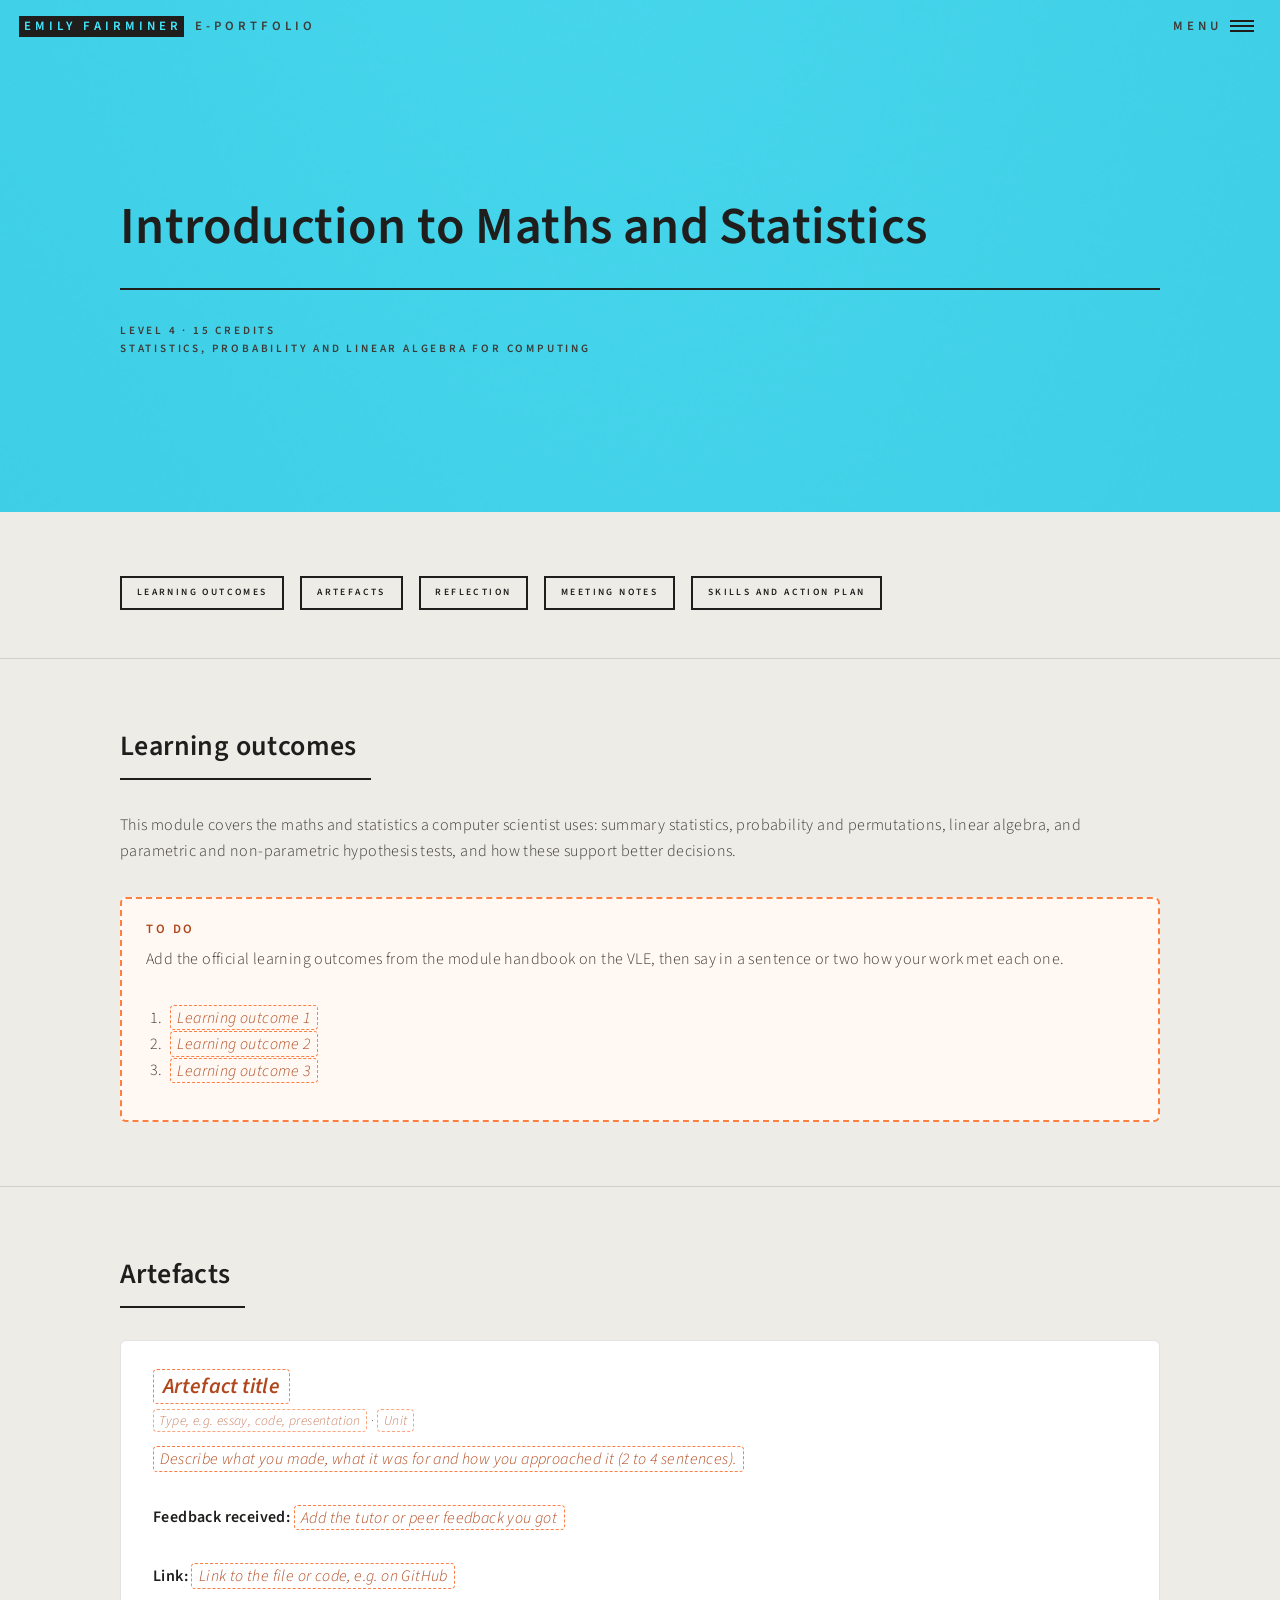
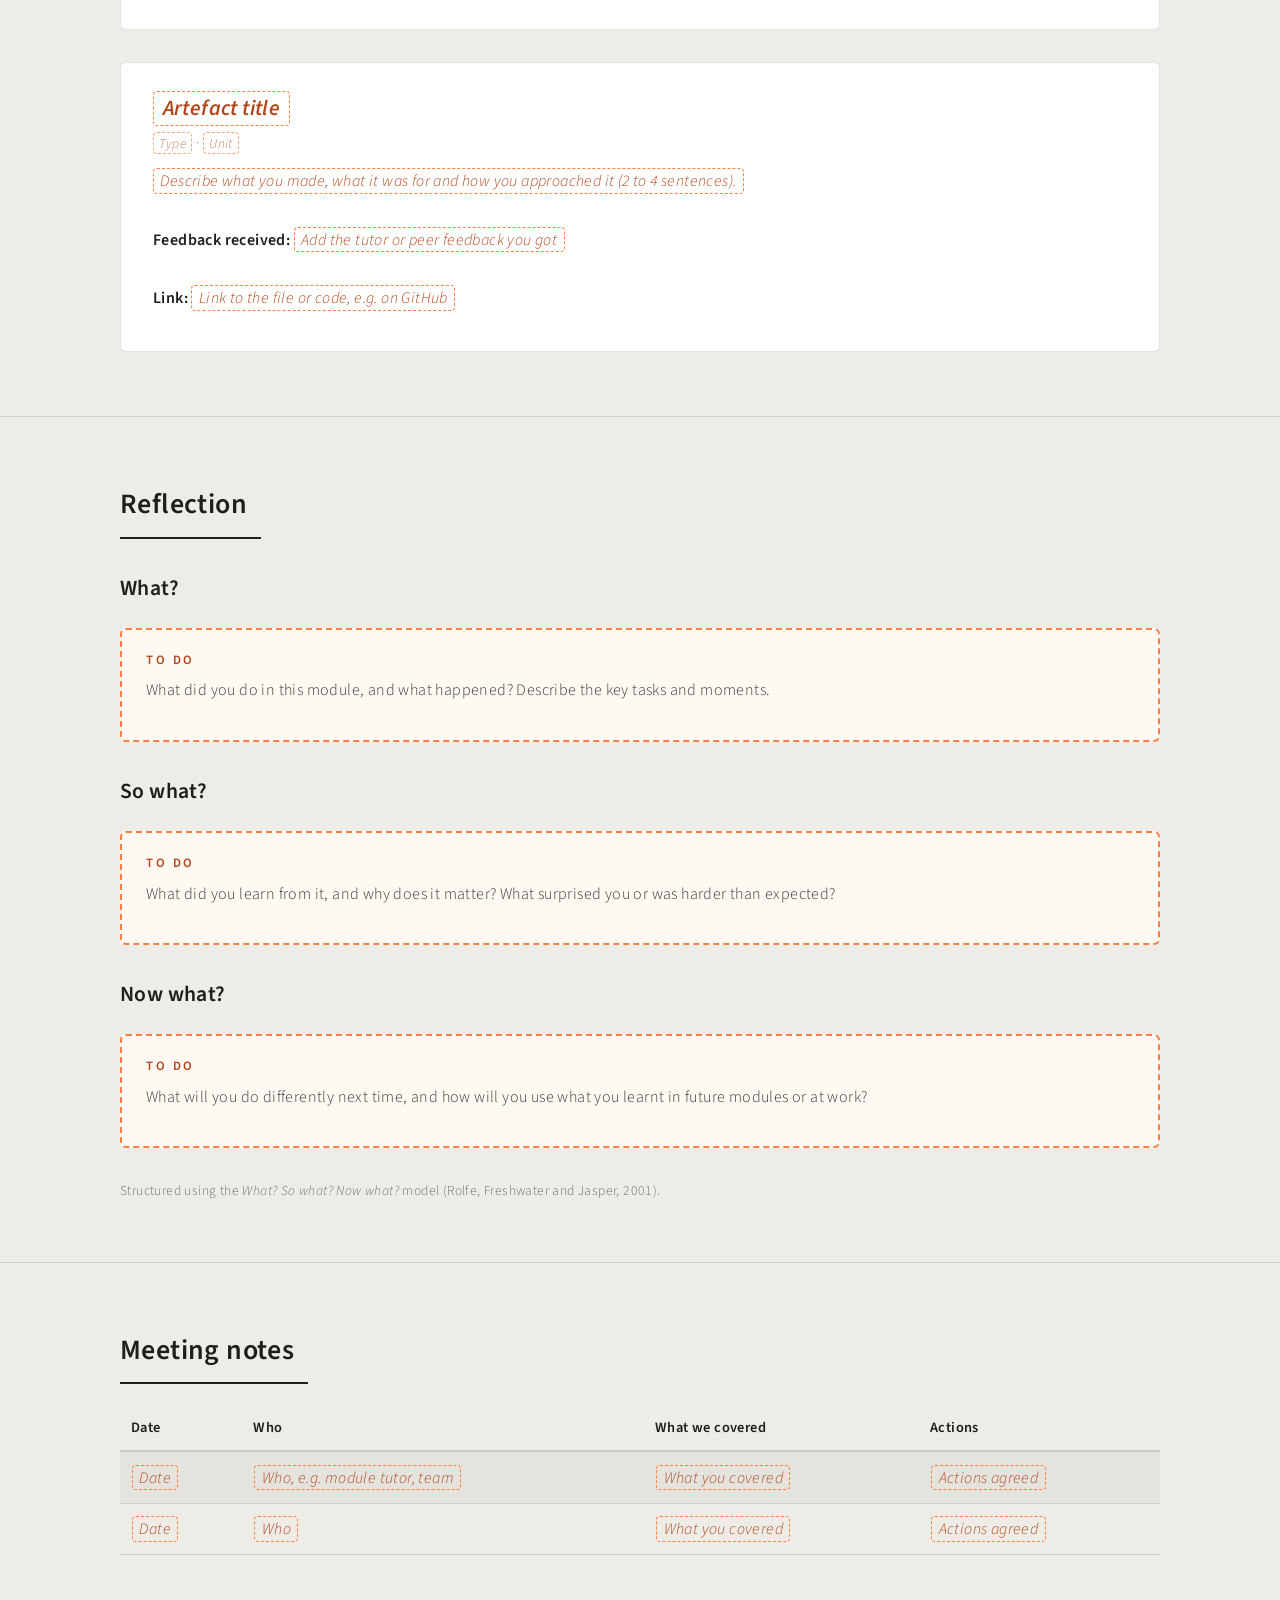
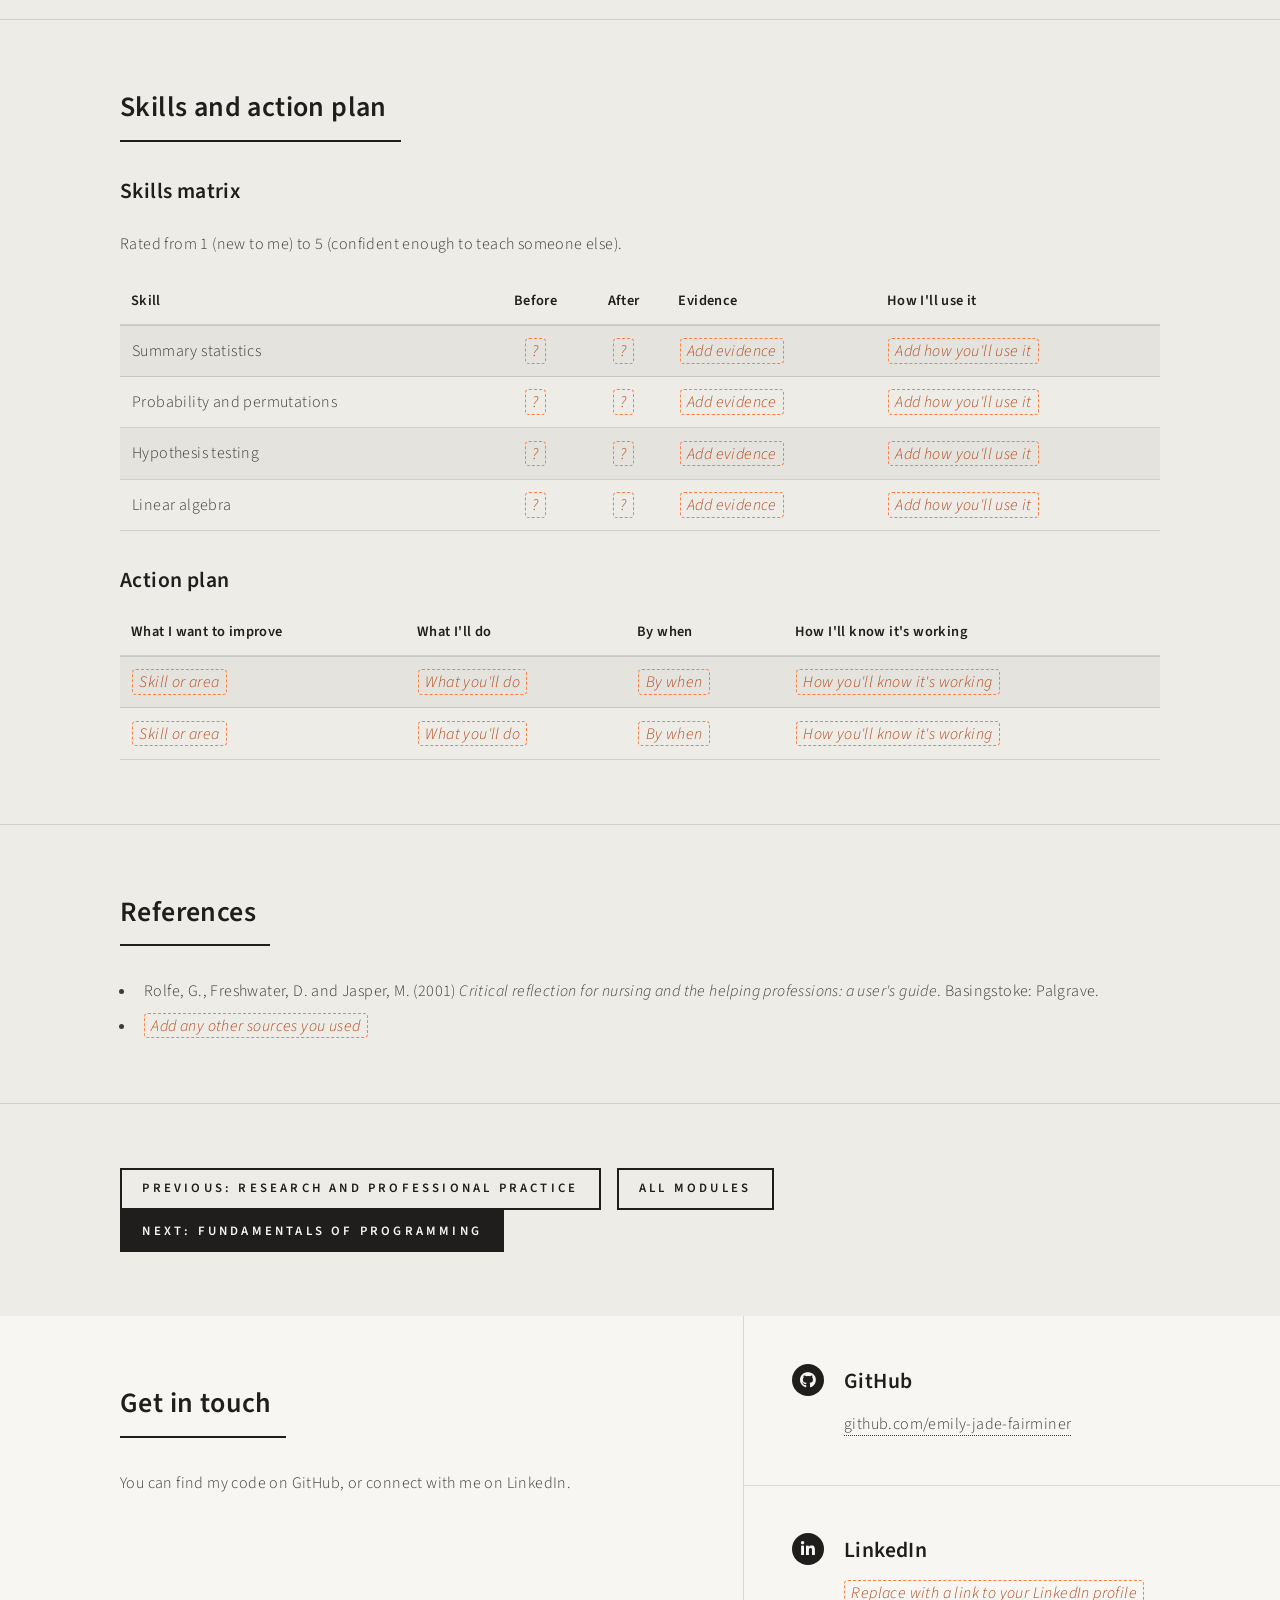
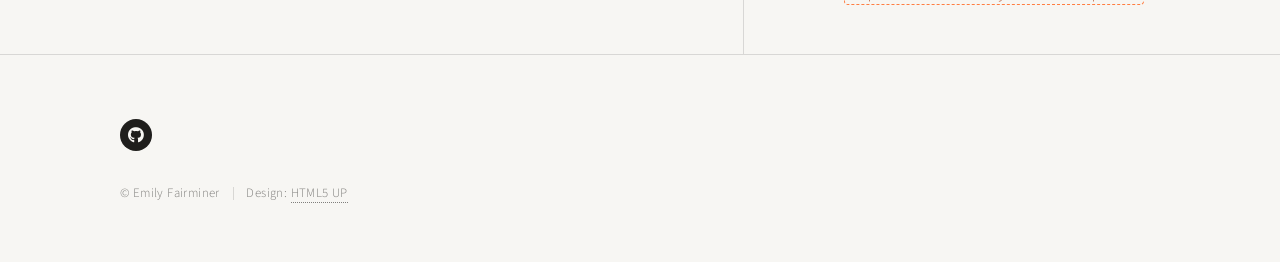
<file: maths-statistics.html>
<!DOCTYPE HTML>
<!--
	Forty by HTML5 UP
	html5up.net | @ajlkn
	Free for personal and commercial use under the CCA 3.0 license (html5up.net/license)
-->
<html lang="en-GB">
	<head>
		<title>Introduction to Maths and Statistics | Emily Fairminer e-Portfolio</title>
		<meta charset="utf-8" />
		<meta name="viewport" content="width=device-width, initial-scale=1, user-scalable=no" />
		<meta name="description" content="Introduction to Maths and Statistics: learning outcomes, artefacts, reflection, meeting notes and skills from my BSc Computer Science." />
		<link rel="stylesheet" href="assets/css/main.css" />
		<link rel="stylesheet" href="assets/css/portfolio.css" />
		<noscript><link rel="stylesheet" href="assets/css/noscript.css" /></noscript>
	</head>
	<body class="is-preload">

		<!-- Wrapper -->
			<div id="wrapper">

				<!-- Header -->
					<header id="header" class="alt style2">
						<a href="index.html" class="logo"><strong>Emily Fairminer</strong> <span>e-Portfolio</span></a>
						<nav>
							<a href="#menu">Menu</a>
						</nav>
					</header>

				<!-- Menu (same on every page: update it in each file if you add a module) -->
					<nav id="menu">
						<ul class="links">
							<li><a href="index.html">Home</a></li>
							<li><a href="about.html">About Me</a></li>
							<li><a href="research-professional-practice.html">Research and Professional Practice</a></li>
							<li><a href="maths-statistics.html">Introduction to Maths and Statistics</a></li>
							<li><a href="fundamentals-of-programming.html">Fundamentals of Programming</a></li>
							<li><a href="object-oriented-programming.html">Object-Oriented Programming</a></li>
							<li><a href="data-modelling.html">Introduction to Data Modelling</a></li>
							<li><a href="web-application-development.html">Web Application Development</a></li>
							<li><a href="fundamentals-of-networks.html">Fundamentals of Networks</a></li>
							<li><a href="digital-systems-fundamentals.html">Digital Systems Fundamentals</a></li>
						</ul>
					</nav>

				<!-- Banner (the styleN class should match the header above) -->
					<section id="banner" class="style2">
						<div class="inner">
							<span class="image">
								<img src="images/pic02.jpg" alt="" />
							</span>
							<header class="major">
								<h1>Introduction to Maths and Statistics</h1>
							</header>
							<div class="content">
								<p>Level 4 &middot; 15 credits<br class="keep" />
								Statistics, probability and linear algebra for computing</p>
							</div>
						</div>
					</section>

				<!-- Main -->
					<div id="main">

						<!-- Jump links -->
							<section id="page-nav">
								<div class="inner">
									<ul class="actions jump-links">
										<li><a href="#outcomes" class="button small scrolly">Learning outcomes</a></li>
										<li><a href="#artefacts" class="button small scrolly">Artefacts</a></li>
										<li><a href="#reflection" class="button small scrolly">Reflection</a></li>
										<li><a href="#meetings" class="button small scrolly">Meeting notes</a></li>
										<li><a href="#skills" class="button small scrolly">Skills and action plan</a></li>
									</ul>
								</div>
							</section>

						<!-- Learning outcomes -->
							<section id="outcomes">
								<div class="inner">
									<header class="major">
										<h2>Learning outcomes</h2>
									</header>
									<p>This module covers the maths and statistics a computer scientist uses: summary statistics, probability and permutations, linear algebra, and parametric and non-parametric hypothesis tests, and how these support better decisions.</p>
									<div class="todo-block">
										<p class="todo-label">To do</p>
										<p>Add the official learning outcomes from the module handbook on the VLE, then say in a sentence or two how your work met each one.</p>
										<ol>
											<li><span class="todo">Learning outcome 1</span></li>
											<li><span class="todo">Learning outcome 2</span></li>
											<li><span class="todo">Learning outcome 3</span></li>
										</ol>
									</div>
								</div>
							</section>

						<!-- Artefacts -->
							<section id="artefacts">
								<div class="inner">
									<header class="major">
										<h2>Artefacts</h2>
									</header>
									<article class="artefact">
										<h3><span class="todo">Artefact title</span></h3>
										<p class="artefact-meta"><span class="todo">Type, e.g. essay, code, presentation</span> &middot; <span class="todo">Unit</span></p>
										<p><span class="todo">Describe what you made, what it was for and how you approached it (2 to 4 sentences).</span></p>
										<p><strong>Feedback received:</strong> <span class="todo">Add the tutor or peer feedback you got</span></p>
										<p><strong>Link:</strong> <span class="todo">Link to the file or code, e.g. on GitHub</span></p>
									</article>
									<article class="artefact">
										<h3><span class="todo">Artefact title</span></h3>
										<p class="artefact-meta"><span class="todo">Type</span> &middot; <span class="todo">Unit</span></p>
										<p><span class="todo">Describe what you made, what it was for and how you approached it (2 to 4 sentences).</span></p>
										<p><strong>Feedback received:</strong> <span class="todo">Add the tutor or peer feedback you got</span></p>
										<p><strong>Link:</strong> <span class="todo">Link to the file or code, e.g. on GitHub</span></p>
									</article>
								</div>
							</section>

						<!-- Reflection -->
							<section id="reflection">
								<div class="inner">
									<header class="major">
										<h2>Reflection</h2>
									</header>
									<h3>What?</h3>
									<div class="todo-block">
										<p class="todo-label">To do</p>
										<p>What did you do in this module, and what happened? Describe the key tasks and moments.</p>
									</div>
									<h3>So what?</h3>
									<div class="todo-block">
										<p class="todo-label">To do</p>
										<p>What did you learn from it, and why does it matter? What surprised you or was harder than expected?</p>
									</div>
									<h3>Now what?</h3>
									<div class="todo-block">
										<p class="todo-label">To do</p>
										<p>What will you do differently next time, and how will you use what you learnt in future modules or at work?</p>
									</div>
									<p class="note">Structured using the <em>What? So what? Now what?</em> model (Rolfe, Freshwater and Jasper, 2001).</p>
								</div>
							</section>

						<!-- Meeting notes -->
							<section id="meetings">
								<div class="inner">
									<header class="major">
										<h2>Meeting notes</h2>
									</header>
									<div class="table-wrapper">
										<table>
											<thead>
												<tr><th>Date</th><th>Who</th><th>What we covered</th><th>Actions</th></tr>
											</thead>
											<tbody>
											<tr><td><span class="todo">Date</span></td><td><span class="todo">Who, e.g. module tutor, team</span></td><td><span class="todo">What you covered</span></td><td><span class="todo">Actions agreed</span></td></tr>
											<tr><td><span class="todo">Date</span></td><td><span class="todo">Who</span></td><td><span class="todo">What you covered</span></td><td><span class="todo">Actions agreed</span></td></tr>
											</tbody>
										</table>
									</div>
								</div>
							</section>

						<!-- Skills and action plan -->
							<section id="skills">
								<div class="inner">
									<header class="major">
										<h2>Skills and action plan</h2>
									</header>
									<h3>Skills matrix</h3>
									<p>Rated from 1 (new to me) to 5 (confident enough to teach someone else).</p>
									<div class="table-wrapper">
										<table class="skills-matrix">
											<thead>
												<tr><th>Skill</th><th>Before</th><th>After</th><th>Evidence</th><th>How I'll use it</th></tr>
											</thead>
											<tbody>
											<tr><td>Summary statistics</td><td><span class="todo">?</span></td><td><span class="todo">?</span></td><td><span class="todo">Add evidence</span></td><td><span class="todo">Add how you'll use it</span></td></tr>
											<tr><td>Probability and permutations</td><td><span class="todo">?</span></td><td><span class="todo">?</span></td><td><span class="todo">Add evidence</span></td><td><span class="todo">Add how you'll use it</span></td></tr>
											<tr><td>Hypothesis testing</td><td><span class="todo">?</span></td><td><span class="todo">?</span></td><td><span class="todo">Add evidence</span></td><td><span class="todo">Add how you'll use it</span></td></tr>
											<tr><td>Linear algebra</td><td><span class="todo">?</span></td><td><span class="todo">?</span></td><td><span class="todo">Add evidence</span></td><td><span class="todo">Add how you'll use it</span></td></tr>
											</tbody>
										</table>
									</div>
									<h3>Action plan</h3>
									<div class="table-wrapper">
										<table>
											<thead>
												<tr><th>What I want to improve</th><th>What I'll do</th><th>By when</th><th>How I'll know it's working</th></tr>
											</thead>
											<tbody>
											<tr><td><span class="todo">Skill or area</span></td><td><span class="todo">What you'll do</span></td><td><span class="todo">By when</span></td><td><span class="todo">How you'll know it's working</span></td></tr>
											<tr><td><span class="todo">Skill or area</span></td><td><span class="todo">What you'll do</span></td><td><span class="todo">By when</span></td><td><span class="todo">How you'll know it's working</span></td></tr>
											</tbody>
										</table>
									</div>
								</div>
							</section>

						<!-- References -->
							<section id="references">
								<div class="inner">
									<header class="major">
										<h2>References</h2>
									</header>
									<ul class="references">
										<li>Rolfe, G., Freshwater, D. and Jasper, M. (2001) <em>Critical reflection for nursing and the helping professions: a user's guide</em>. Basingstoke: Palgrave.</li>
										<li><span class="todo">Add any other sources you used</span></li>
									</ul>
								</div>
							</section>

						<!-- Previous / next -->
							<section id="pager">
								<div class="inner">
									<ul class="actions pager">
										<li><a href="research-professional-practice.html" class="button">Previous: Research and Professional Practice</a></li>
										<li><a href="index.html#one" class="button">All modules</a></li>
										<li><a href="fundamentals-of-programming.html" class="button primary">Next: Fundamentals of Programming</a></li>
									</ul>
								</div>
							</section>

					</div>

				<!-- Contact -->
					<section id="contact">
						<div class="inner">
							<section>
								<header class="major">
									<h2>Get in touch</h2>
								</header>
								<p>You can find my code on GitHub, or connect with me on LinkedIn.</p>
							</section>
							<section class="split">
								<section>
									<div class="contact-method">
										<span class="icon brands alt fa-github"></span>
										<h3>GitHub</h3>
										<a href="https://github.com/emily-jade-fairminer">github.com/emily-jade-fairminer</a>
									</div>
								</section>
								<section>
									<div class="contact-method">
										<span class="icon brands alt fa-linkedin-in"></span>
										<h3>LinkedIn</h3>
										<span class="todo">Replace with a link to your LinkedIn profile</span>
									</div>
								</section>
							</section>
						</div>
					</section>

				<!-- Footer -->
					<footer id="footer">
						<div class="inner">
							<ul class="icons">
								<li><a href="https://github.com/emily-jade-fairminer" class="icon brands alt fa-github"><span class="label">GitHub</span></a></li>
								<!-- Add your LinkedIn by replacing YOUR-LINK and removing these comment marks:
								<li><a href="YOUR-LINK" class="icon brands alt fa-linkedin-in"><span class="label">LinkedIn</span></a></li>
								-->
							</ul>
							<ul class="copyright">
								<li>&copy; Emily Fairminer</li><li>Design: <a href="https://html5up.net">HTML5 UP</a></li>
							</ul>
						</div>
					</footer>

			</div>

		<!-- Scripts -->
			<script src="assets/js/jquery.min.js"></script>
			<script src="assets/js/jquery.scrolly.min.js"></script>
			<script src="assets/js/jquery.scrollex.min.js"></script>
			<script src="assets/js/browser.min.js"></script>
			<script src="assets/js/breakpoints.min.js"></script>
			<script src="assets/js/util.js"></script>
			<script src="assets/js/main.js"></script>

	</body>
</html>
</file>
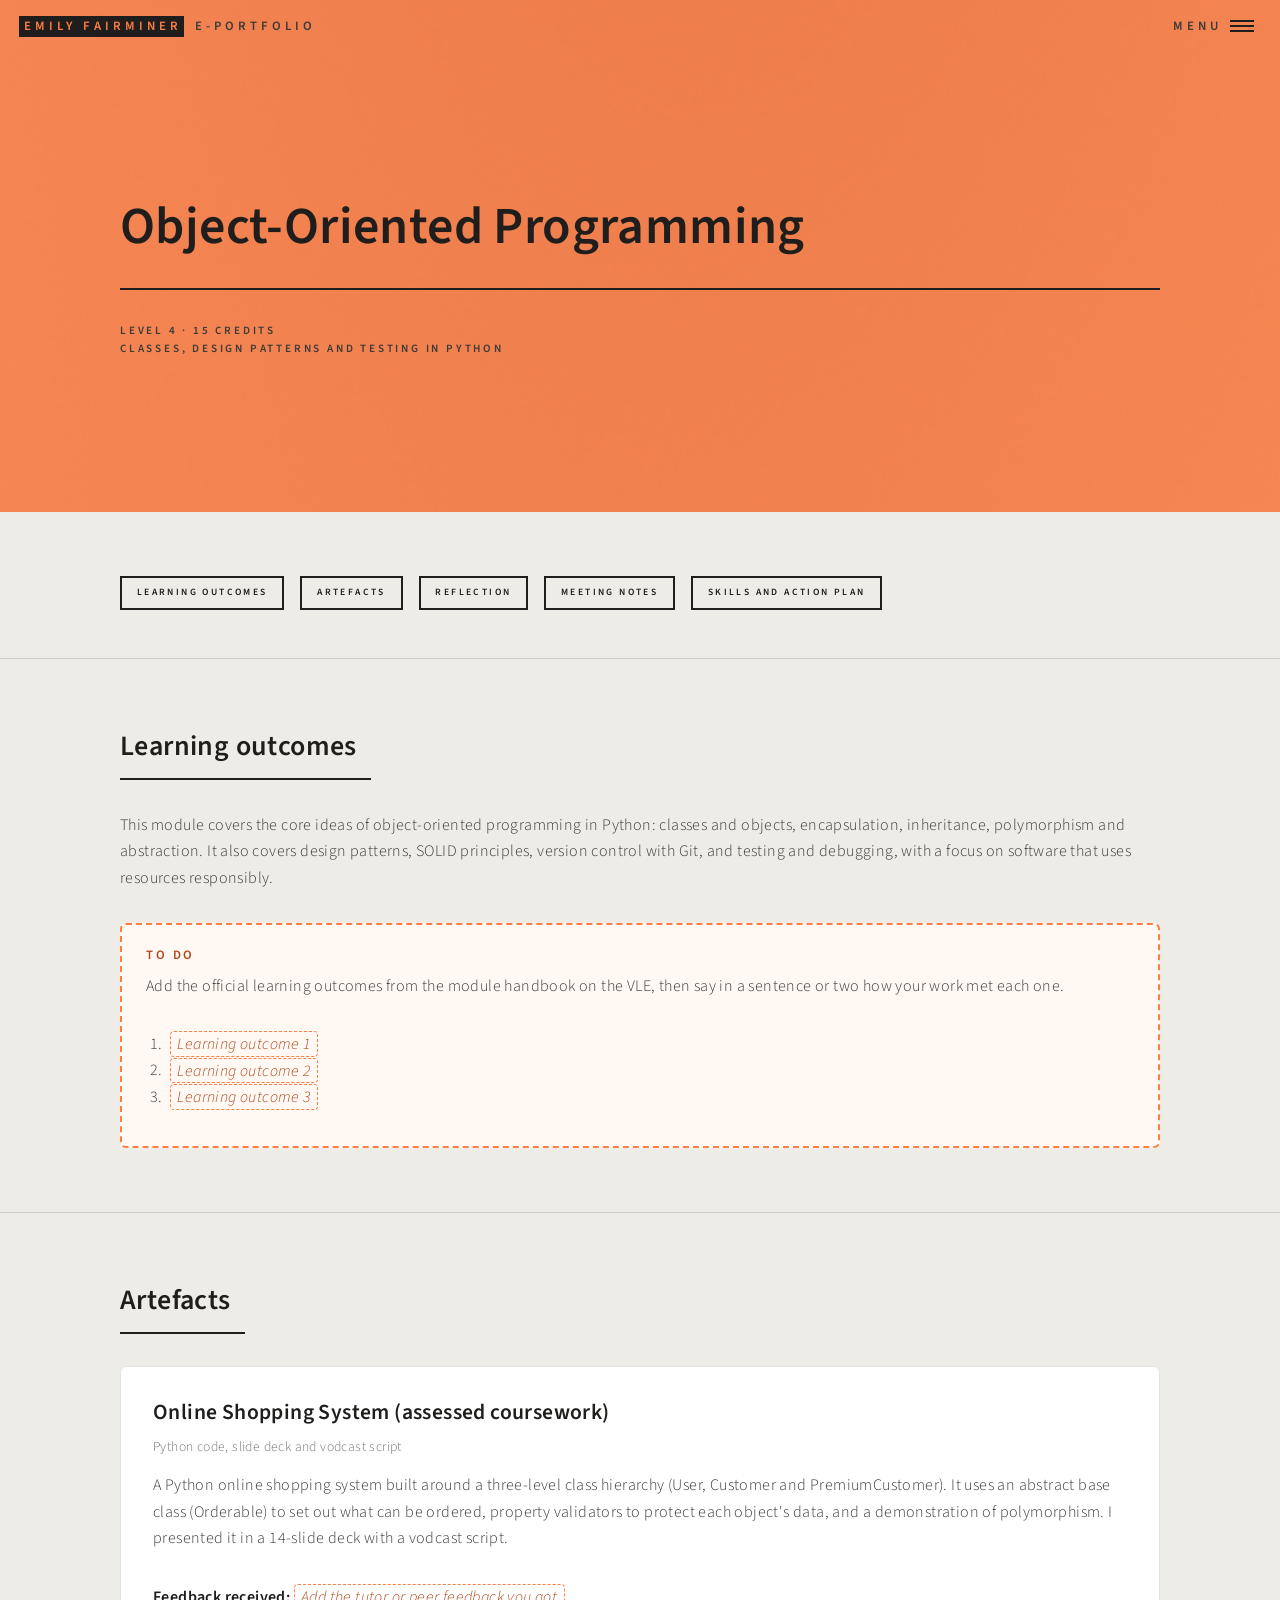
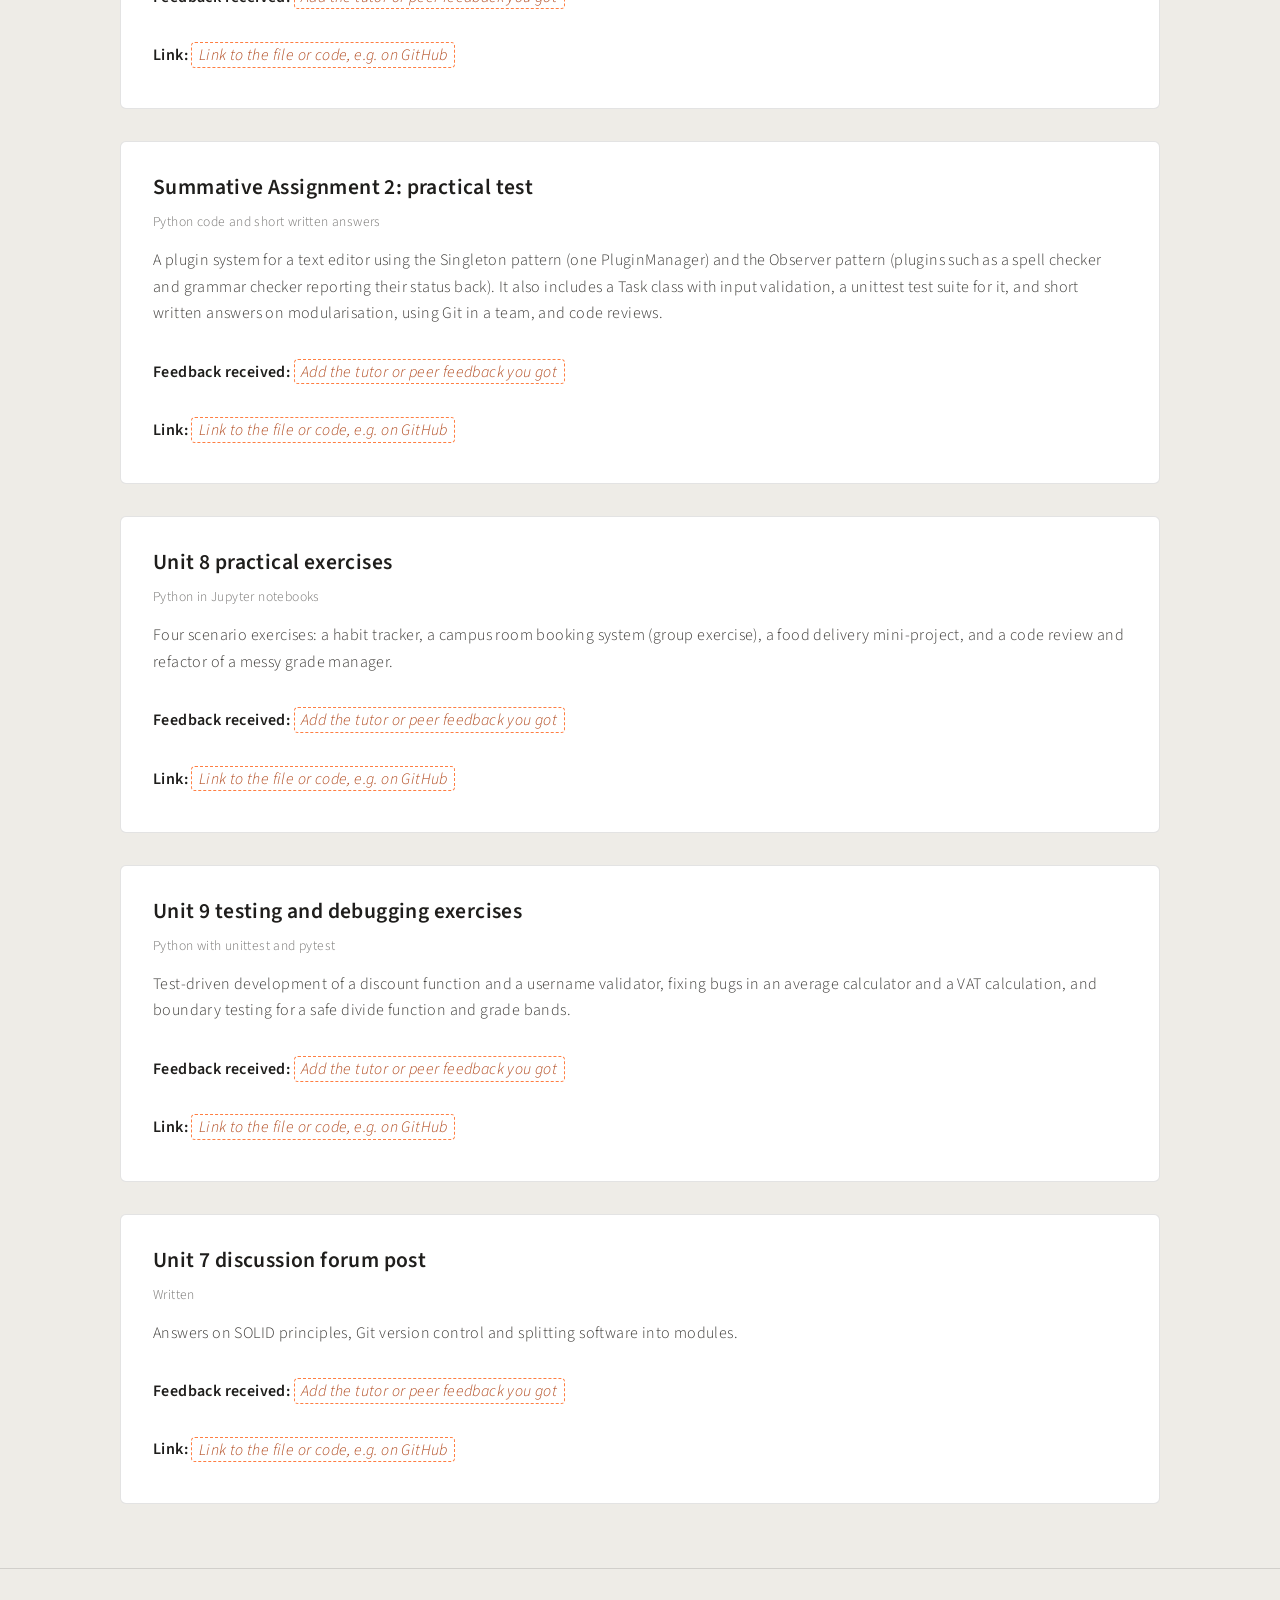
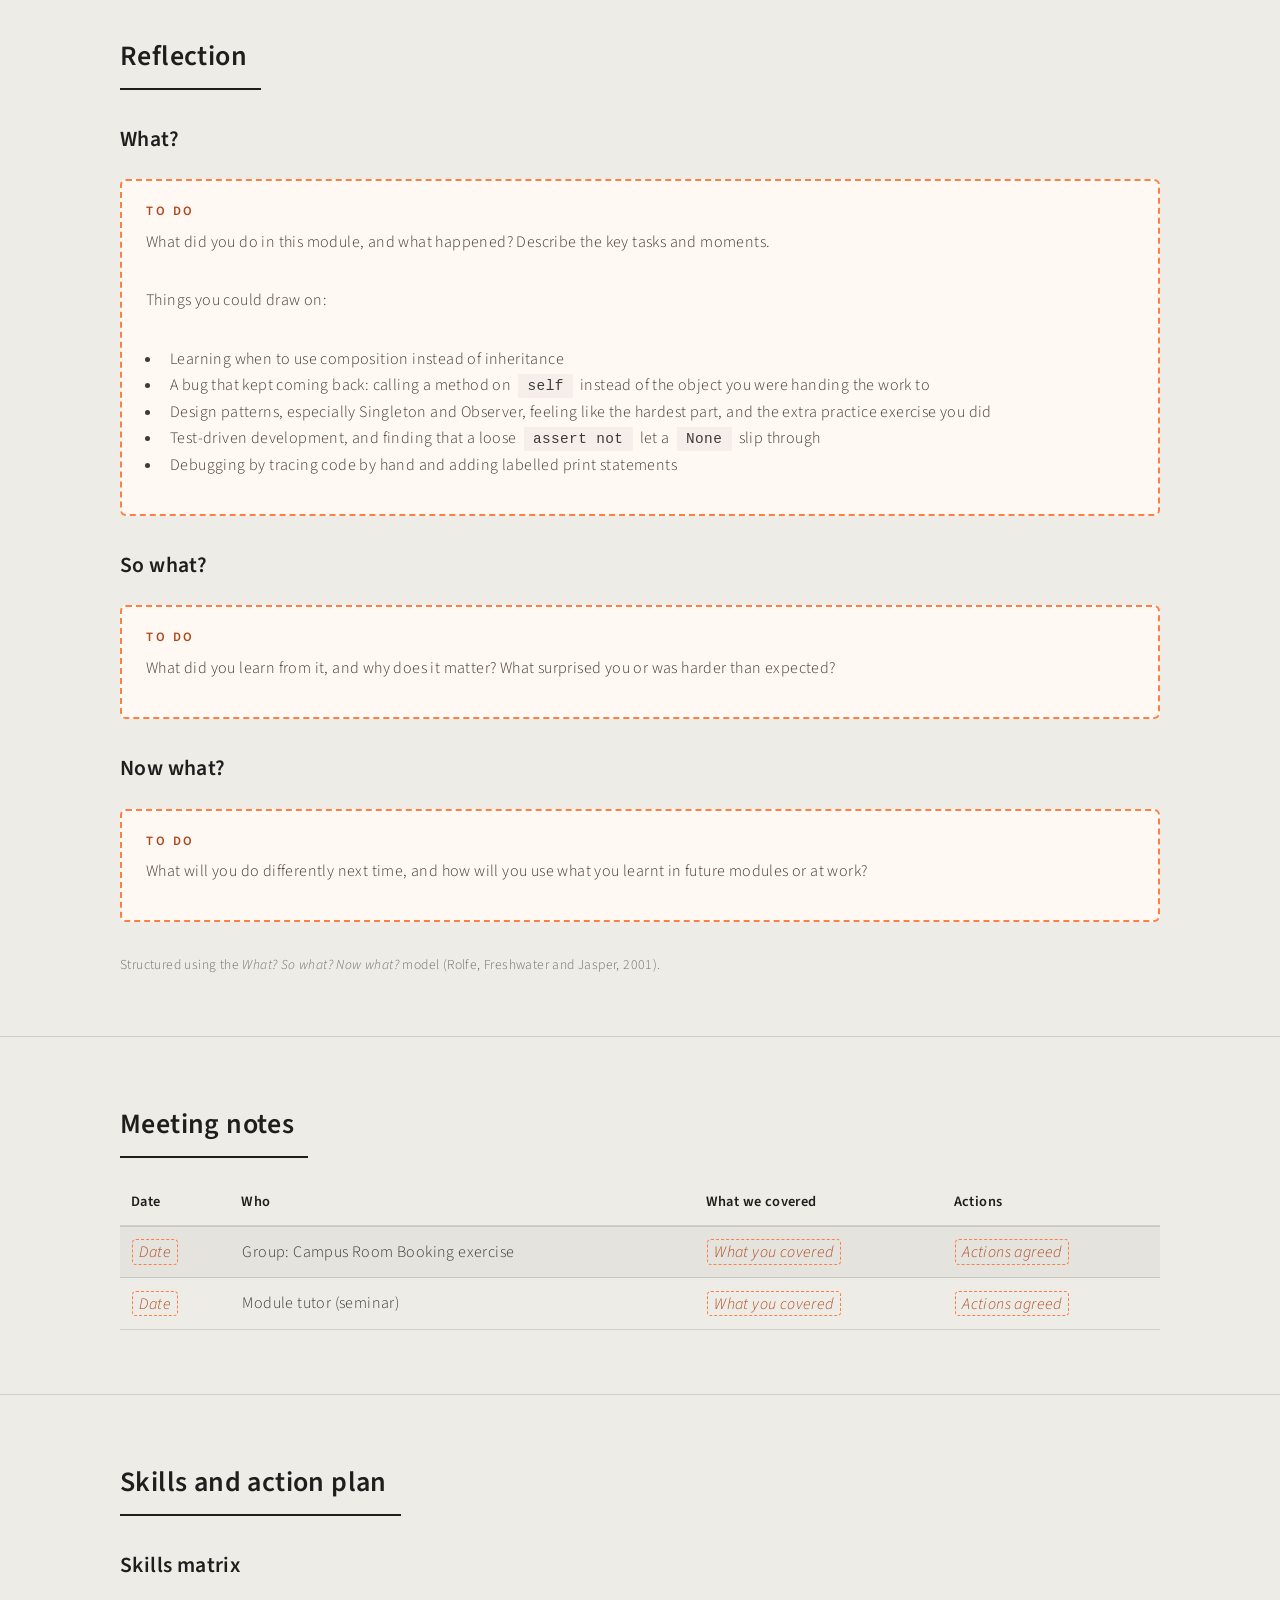
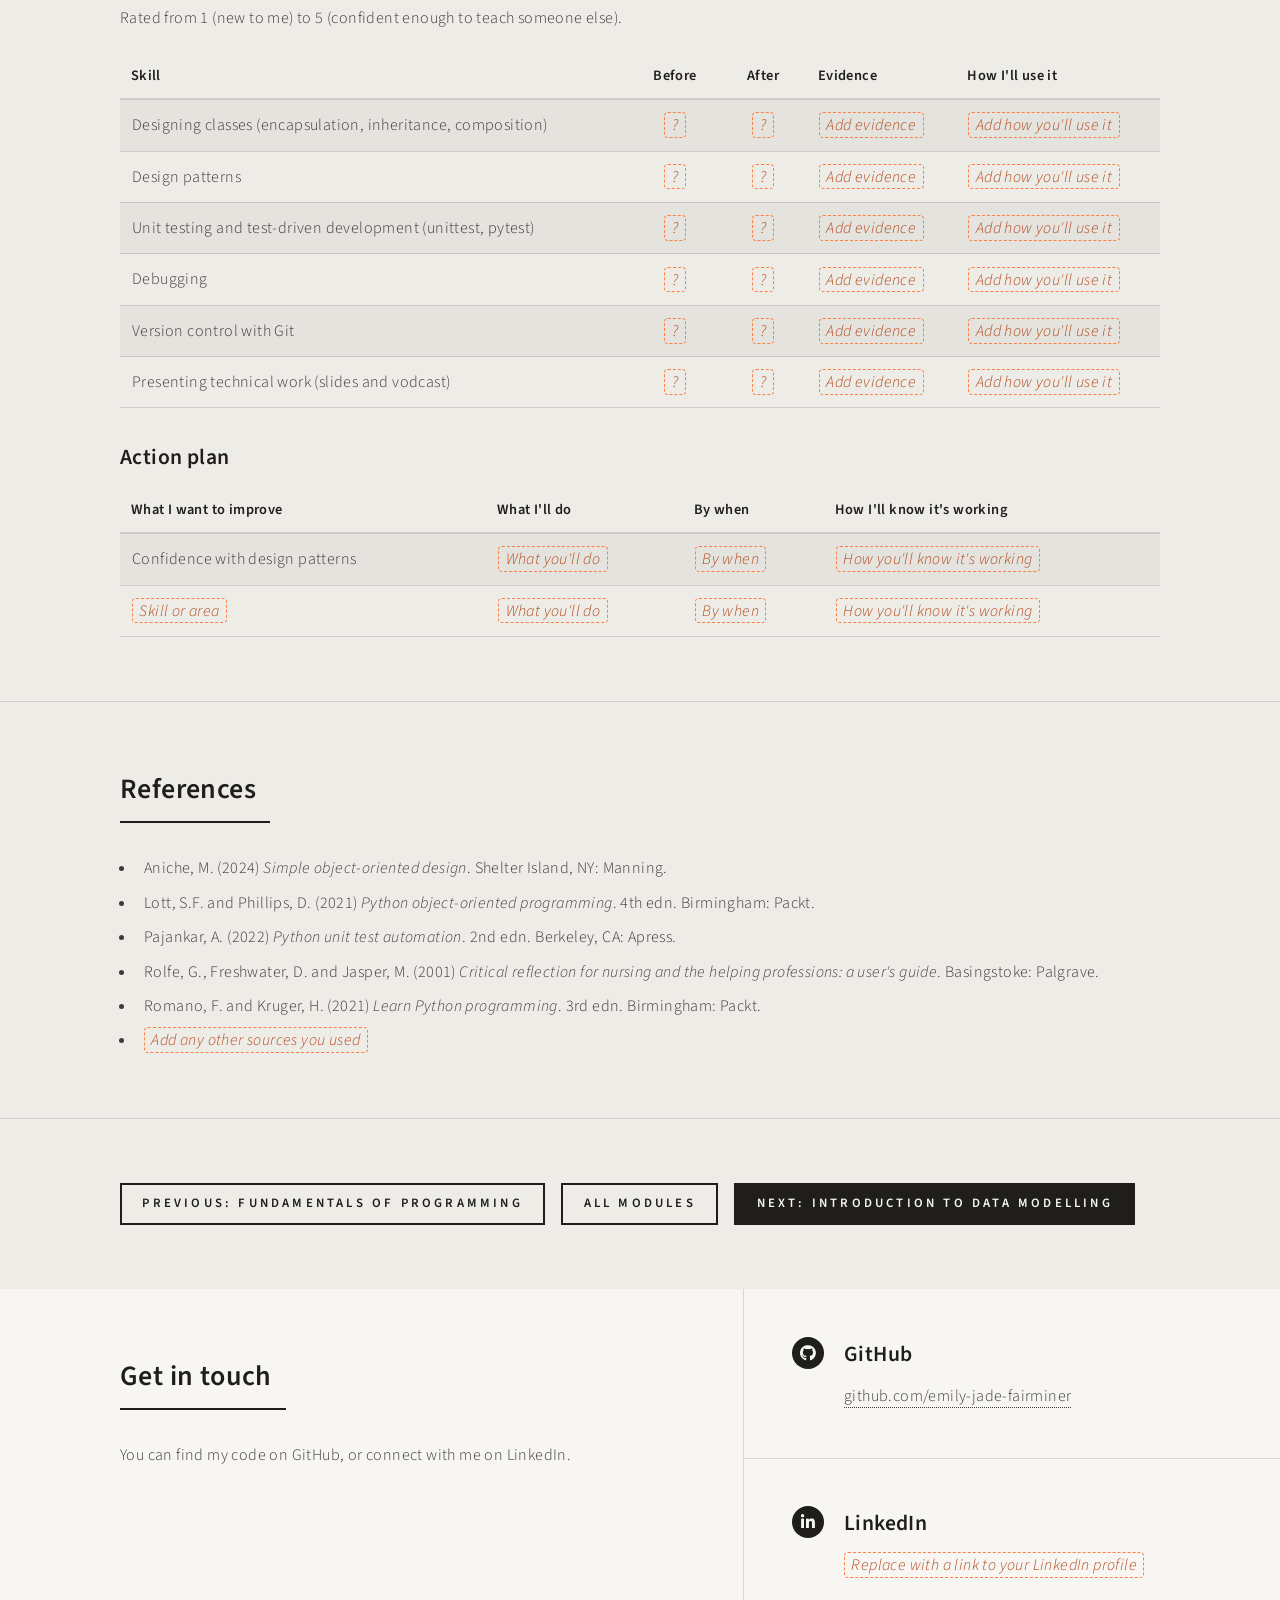
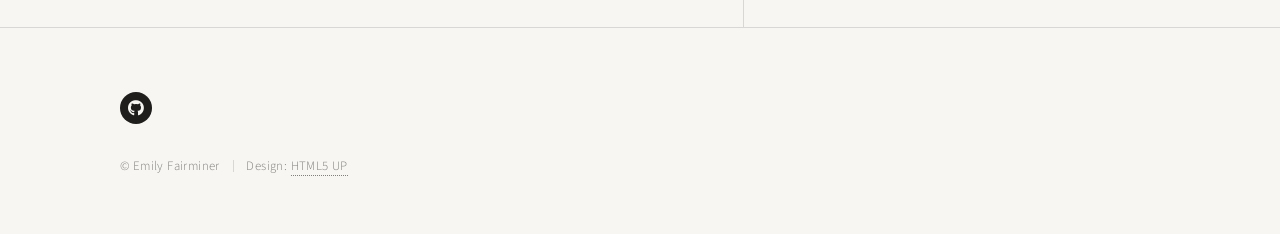
<file: object-oriented-programming.html>
<!DOCTYPE HTML>
<!--
	Forty by HTML5 UP
	html5up.net | @ajlkn
	Free for personal and commercial use under the CCA 3.0 license (html5up.net/license)
-->
<html lang="en-GB">
	<head>
		<title>Object-Oriented Programming | Emily Fairminer e-Portfolio</title>
		<meta charset="utf-8" />
		<meta name="viewport" content="width=device-width, initial-scale=1, user-scalable=no" />
		<meta name="description" content="Object-Oriented Programming: learning outcomes, artefacts, reflection, meeting notes and skills from my BSc Computer Science." />
		<link rel="stylesheet" href="assets/css/main.css" />
		<link rel="stylesheet" href="assets/css/portfolio.css" />
		<noscript><link rel="stylesheet" href="assets/css/noscript.css" /></noscript>
	</head>
	<body class="is-preload">

		<!-- Wrapper -->
			<div id="wrapper">

				<!-- Header -->
					<header id="header" class="alt style4">
						<a href="index.html" class="logo"><strong>Emily Fairminer</strong> <span>e-Portfolio</span></a>
						<nav>
							<a href="#menu">Menu</a>
						</nav>
					</header>

				<!-- Menu (same on every page: update it in each file if you add a module) -->
					<nav id="menu">
						<ul class="links">
							<li><a href="index.html">Home</a></li>
							<li><a href="about.html">About Me</a></li>
							<li><a href="research-professional-practice.html">Research and Professional Practice</a></li>
							<li><a href="maths-statistics.html">Introduction to Maths and Statistics</a></li>
							<li><a href="fundamentals-of-programming.html">Fundamentals of Programming</a></li>
							<li><a href="object-oriented-programming.html">Object-Oriented Programming</a></li>
							<li><a href="data-modelling.html">Introduction to Data Modelling</a></li>
							<li><a href="web-application-development.html">Web Application Development</a></li>
							<li><a href="fundamentals-of-networks.html">Fundamentals of Networks</a></li>
							<li><a href="digital-systems-fundamentals.html">Digital Systems Fundamentals</a></li>
						</ul>
					</nav>

				<!-- Banner (the styleN class should match the header above) -->
					<section id="banner" class="style4">
						<div class="inner">
							<span class="image">
								<img src="images/pic04.jpg" alt="" />
							</span>
							<header class="major">
								<h1>Object-Oriented Programming</h1>
							</header>
							<div class="content">
								<p>Level 4 &middot; 15 credits<br class="keep" />
								Classes, design patterns and testing in Python</p>
							</div>
						</div>
					</section>

				<!-- Main -->
					<div id="main">

						<!-- Jump links -->
							<section id="page-nav">
								<div class="inner">
									<ul class="actions jump-links">
										<li><a href="#outcomes" class="button small scrolly">Learning outcomes</a></li>
										<li><a href="#artefacts" class="button small scrolly">Artefacts</a></li>
										<li><a href="#reflection" class="button small scrolly">Reflection</a></li>
										<li><a href="#meetings" class="button small scrolly">Meeting notes</a></li>
										<li><a href="#skills" class="button small scrolly">Skills and action plan</a></li>
									</ul>
								</div>
							</section>

						<!-- Learning outcomes -->
							<section id="outcomes">
								<div class="inner">
									<header class="major">
										<h2>Learning outcomes</h2>
									</header>
									<p>This module covers the core ideas of object-oriented programming in Python: classes and objects, encapsulation, inheritance, polymorphism and abstraction. It also covers design patterns, SOLID principles, version control with Git, and testing and debugging, with a focus on software that uses resources responsibly.</p>
									<div class="todo-block">
										<p class="todo-label">To do</p>
										<p>Add the official learning outcomes from the module handbook on the VLE, then say in a sentence or two how your work met each one.</p>
										<ol>
											<li><span class="todo">Learning outcome 1</span></li>
											<li><span class="todo">Learning outcome 2</span></li>
											<li><span class="todo">Learning outcome 3</span></li>
										</ol>
									</div>
								</div>
							</section>

						<!-- Artefacts -->
							<section id="artefacts">
								<div class="inner">
									<header class="major">
										<h2>Artefacts</h2>
									</header>
									<article class="artefact">
										<h3>Online Shopping System (assessed coursework)</h3>
										<p class="artefact-meta">Python code, slide deck and vodcast script</p>
										<p>A Python online shopping system built around a three-level class hierarchy (User, Customer and PremiumCustomer). It uses an abstract base class (Orderable) to set out what can be ordered, property validators to protect each object's data, and a demonstration of polymorphism. I presented it in a 14-slide deck with a vodcast script.</p>
										<p><strong>Feedback received:</strong> <span class="todo">Add the tutor or peer feedback you got</span></p>
										<p><strong>Link:</strong> <span class="todo">Link to the file or code, e.g. on GitHub</span></p>
									</article>
									<article class="artefact">
										<h3>Summative Assignment 2: practical test</h3>
										<p class="artefact-meta">Python code and short written answers</p>
										<p>A plugin system for a text editor using the Singleton pattern (one PluginManager) and the Observer pattern (plugins such as a spell checker and grammar checker reporting their status back). It also includes a Task class with input validation, a unittest test suite for it, and short written answers on modularisation, using Git in a team, and code reviews.</p>
										<p><strong>Feedback received:</strong> <span class="todo">Add the tutor or peer feedback you got</span></p>
										<p><strong>Link:</strong> <span class="todo">Link to the file or code, e.g. on GitHub</span></p>
									</article>
									<article class="artefact">
										<h3>Unit 8 practical exercises</h3>
										<p class="artefact-meta">Python in Jupyter notebooks</p>
										<p>Four scenario exercises: a habit tracker, a campus room booking system (group exercise), a food delivery mini-project, and a code review and refactor of a messy grade manager.</p>
										<p><strong>Feedback received:</strong> <span class="todo">Add the tutor or peer feedback you got</span></p>
										<p><strong>Link:</strong> <span class="todo">Link to the file or code, e.g. on GitHub</span></p>
									</article>
									<article class="artefact">
										<h3>Unit 9 testing and debugging exercises</h3>
										<p class="artefact-meta">Python with unittest and pytest</p>
										<p>Test-driven development of a discount function and a username validator, fixing bugs in an average calculator and a VAT calculation, and boundary testing for a safe divide function and grade bands.</p>
										<p><strong>Feedback received:</strong> <span class="todo">Add the tutor or peer feedback you got</span></p>
										<p><strong>Link:</strong> <span class="todo">Link to the file or code, e.g. on GitHub</span></p>
									</article>
									<article class="artefact">
										<h3>Unit 7 discussion forum post</h3>
										<p class="artefact-meta">Written</p>
										<p>Answers on SOLID principles, Git version control and splitting software into modules.</p>
										<p><strong>Feedback received:</strong> <span class="todo">Add the tutor or peer feedback you got</span></p>
										<p><strong>Link:</strong> <span class="todo">Link to the file or code, e.g. on GitHub</span></p>
									</article>
								</div>
							</section>

						<!-- Reflection -->
							<section id="reflection">
								<div class="inner">
									<header class="major">
										<h2>Reflection</h2>
									</header>
									<h3>What?</h3>
									<div class="todo-block">
										<p class="todo-label">To do</p>
										<p>What did you do in this module, and what happened? Describe the key tasks and moments.</p>
										<p>Things you could draw on:</p>
										<ul>
											<li>Learning when to use composition instead of inheritance</li>
											<li>A bug that kept coming back: calling a method on <code>self</code> instead of the object you were handing the work to</li>
											<li>Design patterns, especially Singleton and Observer, feeling like the hardest part, and the extra practice exercise you did</li>
											<li>Test-driven development, and finding that a loose <code>assert not</code> let a <code>None</code> slip through</li>
											<li>Debugging by tracing code by hand and adding labelled print statements</li>
										</ul>
									</div>
									<h3>So what?</h3>
									<div class="todo-block">
										<p class="todo-label">To do</p>
										<p>What did you learn from it, and why does it matter? What surprised you or was harder than expected?</p>
									</div>
									<h3>Now what?</h3>
									<div class="todo-block">
										<p class="todo-label">To do</p>
										<p>What will you do differently next time, and how will you use what you learnt in future modules or at work?</p>
									</div>
									<p class="note">Structured using the <em>What? So what? Now what?</em> model (Rolfe, Freshwater and Jasper, 2001).</p>
								</div>
							</section>

						<!-- Meeting notes -->
							<section id="meetings">
								<div class="inner">
									<header class="major">
										<h2>Meeting notes</h2>
									</header>
									<div class="table-wrapper">
										<table>
											<thead>
												<tr><th>Date</th><th>Who</th><th>What we covered</th><th>Actions</th></tr>
											</thead>
											<tbody>
											<tr><td><span class="todo">Date</span></td><td>Group: Campus Room Booking exercise</td><td><span class="todo">What you covered</span></td><td><span class="todo">Actions agreed</span></td></tr>
											<tr><td><span class="todo">Date</span></td><td>Module tutor (seminar)</td><td><span class="todo">What you covered</span></td><td><span class="todo">Actions agreed</span></td></tr>
											</tbody>
										</table>
									</div>
								</div>
							</section>

						<!-- Skills and action plan -->
							<section id="skills">
								<div class="inner">
									<header class="major">
										<h2>Skills and action plan</h2>
									</header>
									<h3>Skills matrix</h3>
									<p>Rated from 1 (new to me) to 5 (confident enough to teach someone else).</p>
									<div class="table-wrapper">
										<table class="skills-matrix">
											<thead>
												<tr><th>Skill</th><th>Before</th><th>After</th><th>Evidence</th><th>How I'll use it</th></tr>
											</thead>
											<tbody>
											<tr><td>Designing classes (encapsulation, inheritance, composition)</td><td><span class="todo">?</span></td><td><span class="todo">?</span></td><td><span class="todo">Add evidence</span></td><td><span class="todo">Add how you'll use it</span></td></tr>
											<tr><td>Design patterns</td><td><span class="todo">?</span></td><td><span class="todo">?</span></td><td><span class="todo">Add evidence</span></td><td><span class="todo">Add how you'll use it</span></td></tr>
											<tr><td>Unit testing and test-driven development (unittest, pytest)</td><td><span class="todo">?</span></td><td><span class="todo">?</span></td><td><span class="todo">Add evidence</span></td><td><span class="todo">Add how you'll use it</span></td></tr>
											<tr><td>Debugging</td><td><span class="todo">?</span></td><td><span class="todo">?</span></td><td><span class="todo">Add evidence</span></td><td><span class="todo">Add how you'll use it</span></td></tr>
											<tr><td>Version control with Git</td><td><span class="todo">?</span></td><td><span class="todo">?</span></td><td><span class="todo">Add evidence</span></td><td><span class="todo">Add how you'll use it</span></td></tr>
											<tr><td>Presenting technical work (slides and vodcast)</td><td><span class="todo">?</span></td><td><span class="todo">?</span></td><td><span class="todo">Add evidence</span></td><td><span class="todo">Add how you'll use it</span></td></tr>
											</tbody>
										</table>
									</div>
									<h3>Action plan</h3>
									<div class="table-wrapper">
										<table>
											<thead>
												<tr><th>What I want to improve</th><th>What I'll do</th><th>By when</th><th>How I'll know it's working</th></tr>
											</thead>
											<tbody>
											<tr><td>Confidence with design patterns</td><td><span class="todo">What you'll do</span></td><td><span class="todo">By when</span></td><td><span class="todo">How you'll know it's working</span></td></tr>
											<tr><td><span class="todo">Skill or area</span></td><td><span class="todo">What you'll do</span></td><td><span class="todo">By when</span></td><td><span class="todo">How you'll know it's working</span></td></tr>
											</tbody>
										</table>
									</div>
								</div>
							</section>

						<!-- References -->
							<section id="references">
								<div class="inner">
									<header class="major">
										<h2>References</h2>
									</header>
									<ul class="references">
										<li>Aniche, M. (2024) <em>Simple object-oriented design</em>. Shelter Island, NY: Manning.</li>
										<li>Lott, S.F. and Phillips, D. (2021) <em>Python object-oriented programming</em>. 4th edn. Birmingham: Packt.</li>
										<li>Pajankar, A. (2022) <em>Python unit test automation</em>. 2nd edn. Berkeley, CA: Apress.</li>
										<li>Rolfe, G., Freshwater, D. and Jasper, M. (2001) <em>Critical reflection for nursing and the helping professions: a user's guide</em>. Basingstoke: Palgrave.</li>
										<li>Romano, F. and Kruger, H. (2021) <em>Learn Python programming</em>. 3rd edn. Birmingham: Packt.</li>
										<li><span class="todo">Add any other sources you used</span></li>
									</ul>
								</div>
							</section>

						<!-- Previous / next -->
							<section id="pager">
								<div class="inner">
									<ul class="actions pager">
										<li><a href="fundamentals-of-programming.html" class="button">Previous: Fundamentals of Programming</a></li>
										<li><a href="index.html#one" class="button">All modules</a></li>
										<li><a href="data-modelling.html" class="button primary">Next: Introduction to Data Modelling</a></li>
									</ul>
								</div>
							</section>

					</div>

				<!-- Contact -->
					<section id="contact">
						<div class="inner">
							<section>
								<header class="major">
									<h2>Get in touch</h2>
								</header>
								<p>You can find my code on GitHub, or connect with me on LinkedIn.</p>
							</section>
							<section class="split">
								<section>
									<div class="contact-method">
										<span class="icon brands alt fa-github"></span>
										<h3>GitHub</h3>
										<a href="https://github.com/emily-jade-fairminer">github.com/emily-jade-fairminer</a>
									</div>
								</section>
								<section>
									<div class="contact-method">
										<span class="icon brands alt fa-linkedin-in"></span>
										<h3>LinkedIn</h3>
										<span class="todo">Replace with a link to your LinkedIn profile</span>
									</div>
								</section>
							</section>
						</div>
					</section>

				<!-- Footer -->
					<footer id="footer">
						<div class="inner">
							<ul class="icons">
								<li><a href="https://github.com/emily-jade-fairminer" class="icon brands alt fa-github"><span class="label">GitHub</span></a></li>
								<!-- Add your LinkedIn by replacing YOUR-LINK and removing these comment marks:
								<li><a href="YOUR-LINK" class="icon brands alt fa-linkedin-in"><span class="label">LinkedIn</span></a></li>
								-->
							</ul>
							<ul class="copyright">
								<li>&copy; Emily Fairminer</li><li>Design: <a href="https://html5up.net">HTML5 UP</a></li>
							</ul>
						</div>
					</footer>

			</div>

		<!-- Scripts -->
			<script src="assets/js/jquery.min.js"></script>
			<script src="assets/js/jquery.scrolly.min.js"></script>
			<script src="assets/js/jquery.scrollex.min.js"></script>
			<script src="assets/js/browser.min.js"></script>
			<script src="assets/js/breakpoints.min.js"></script>
			<script src="assets/js/util.js"></script>
			<script src="assets/js/main.js"></script>

	</body>
</html>
</file>
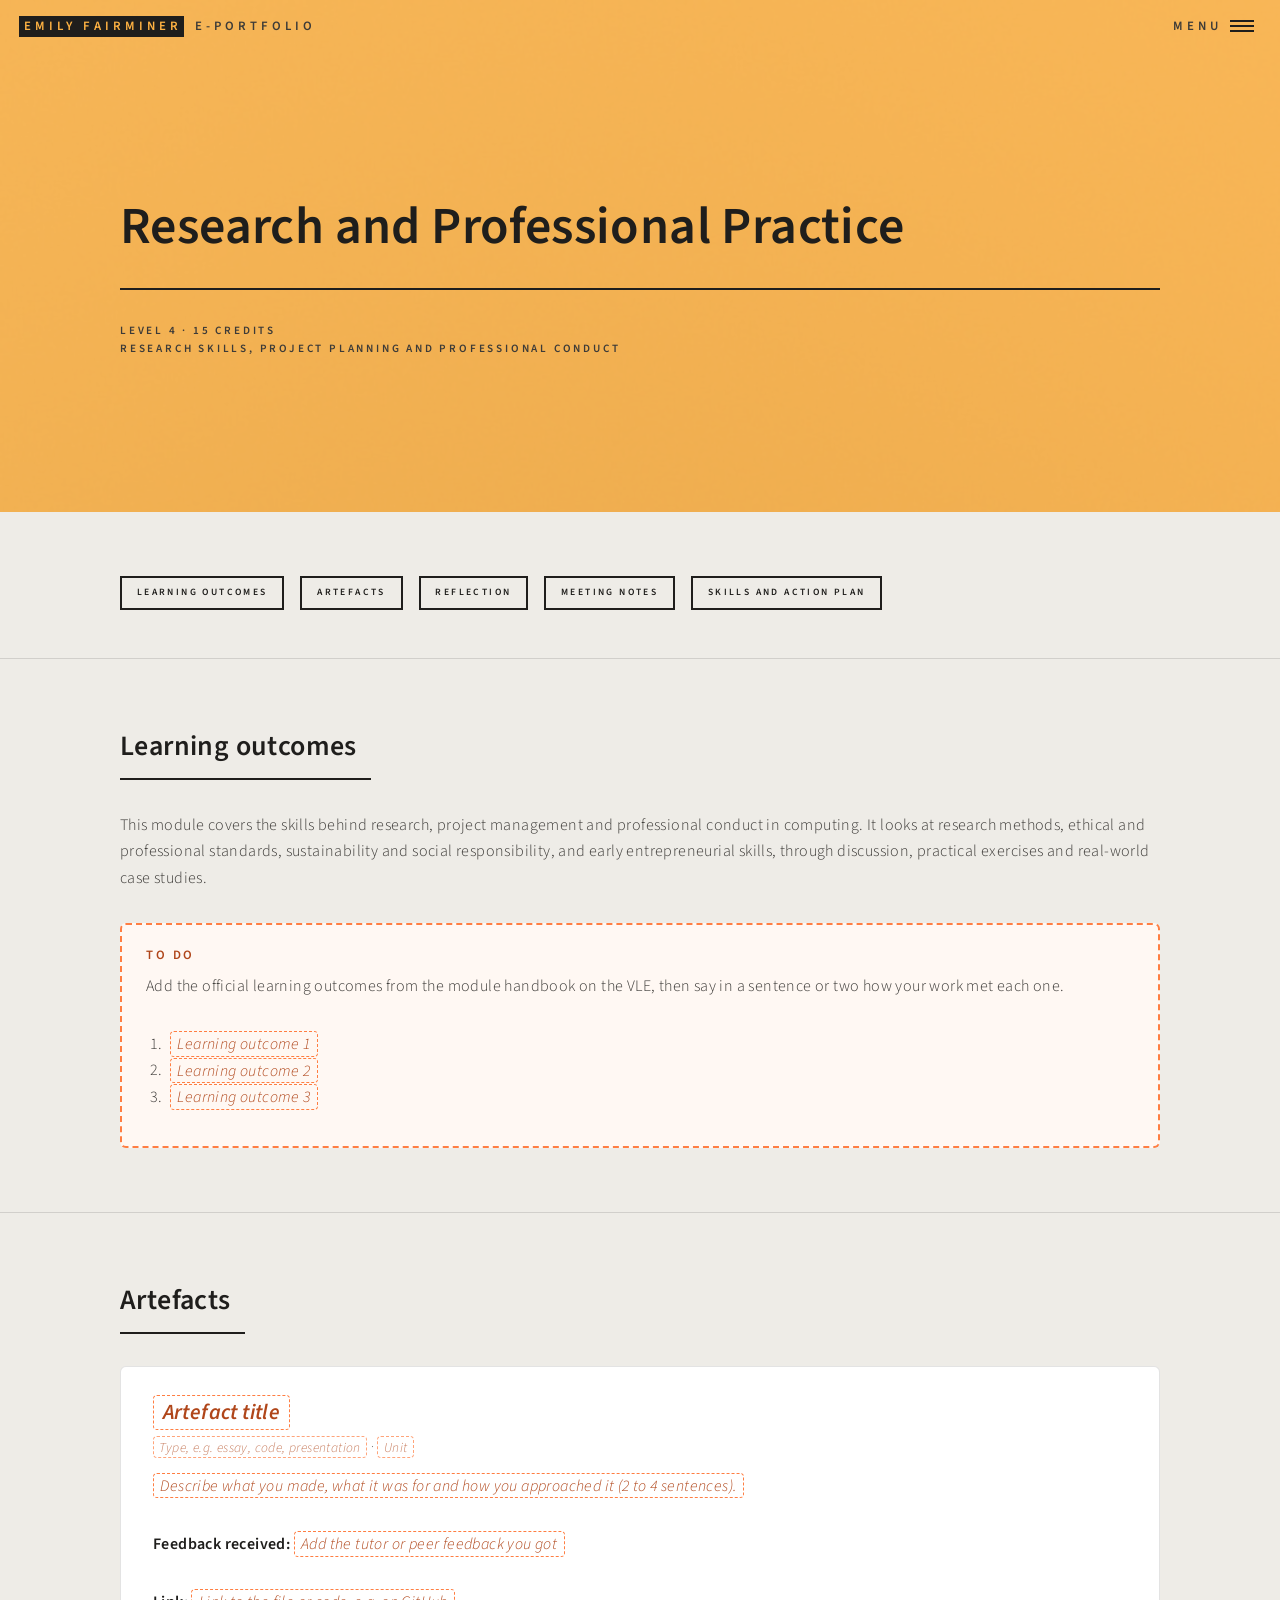
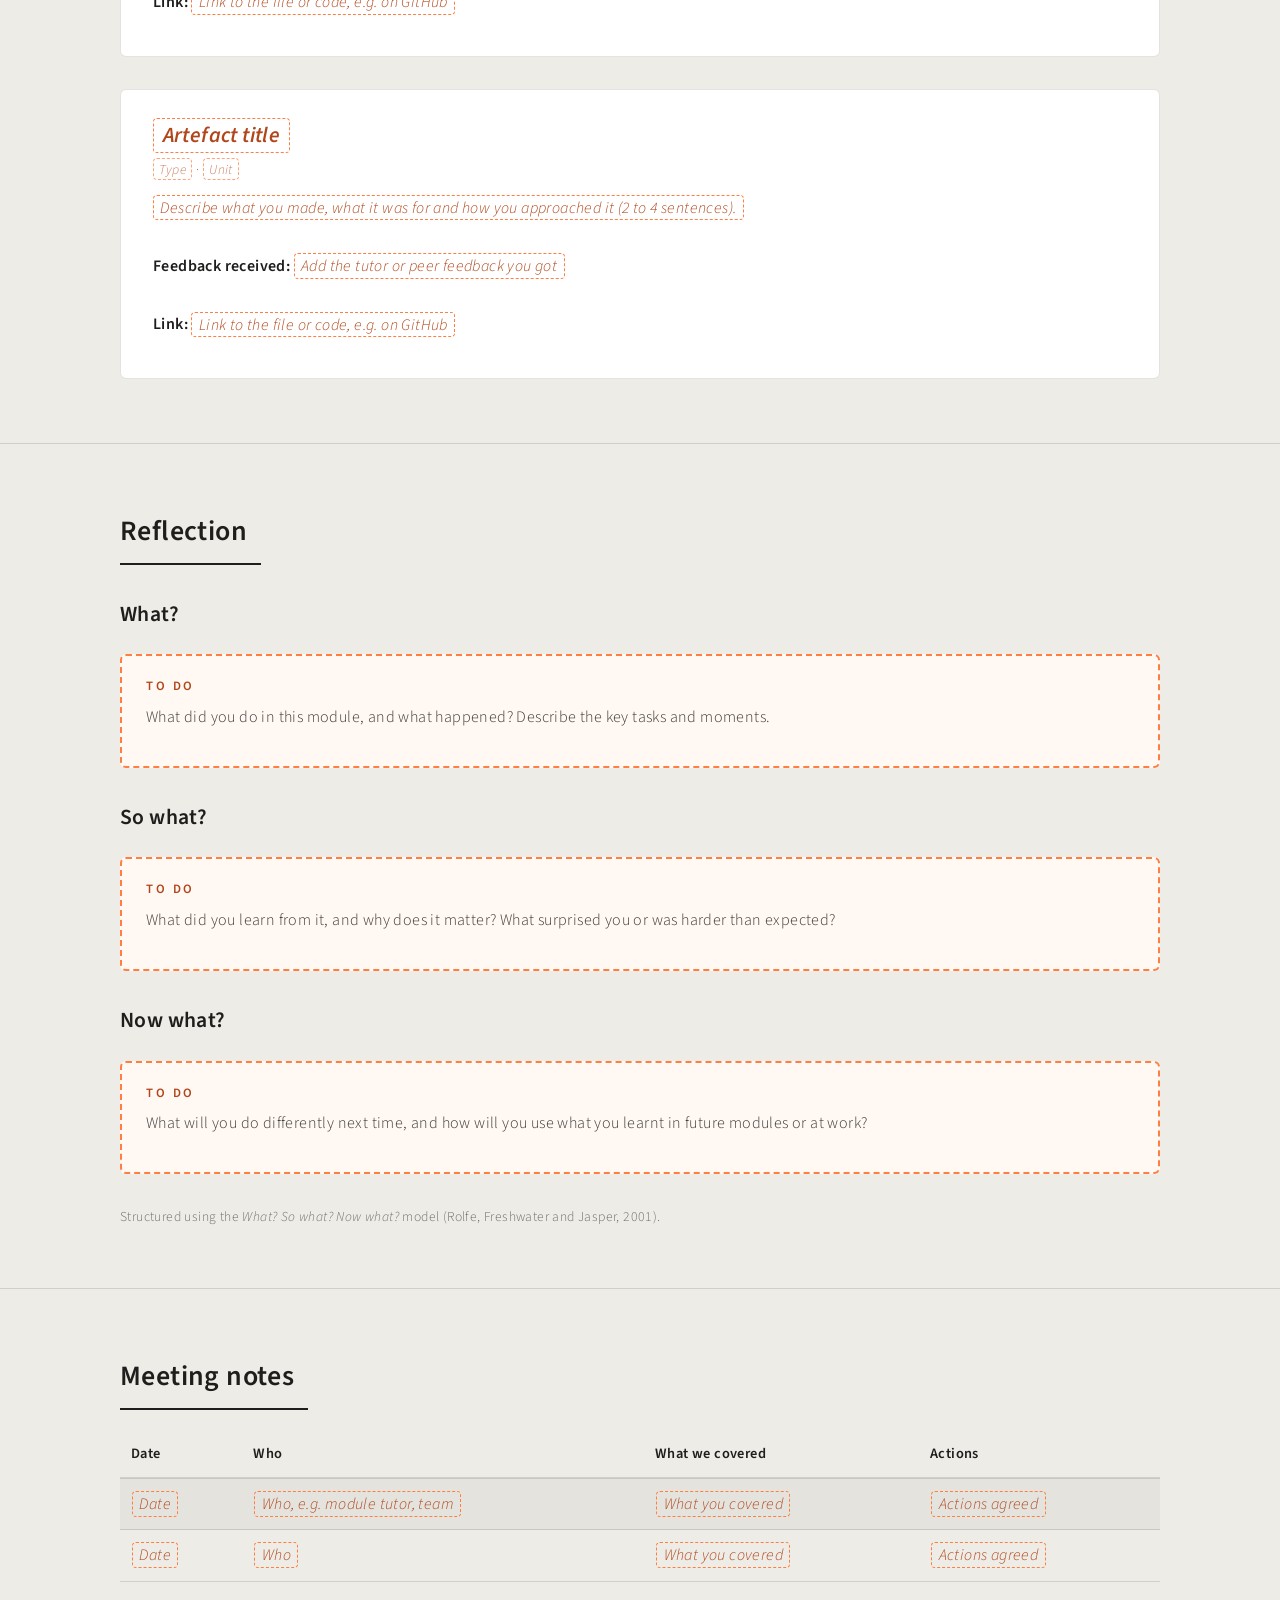
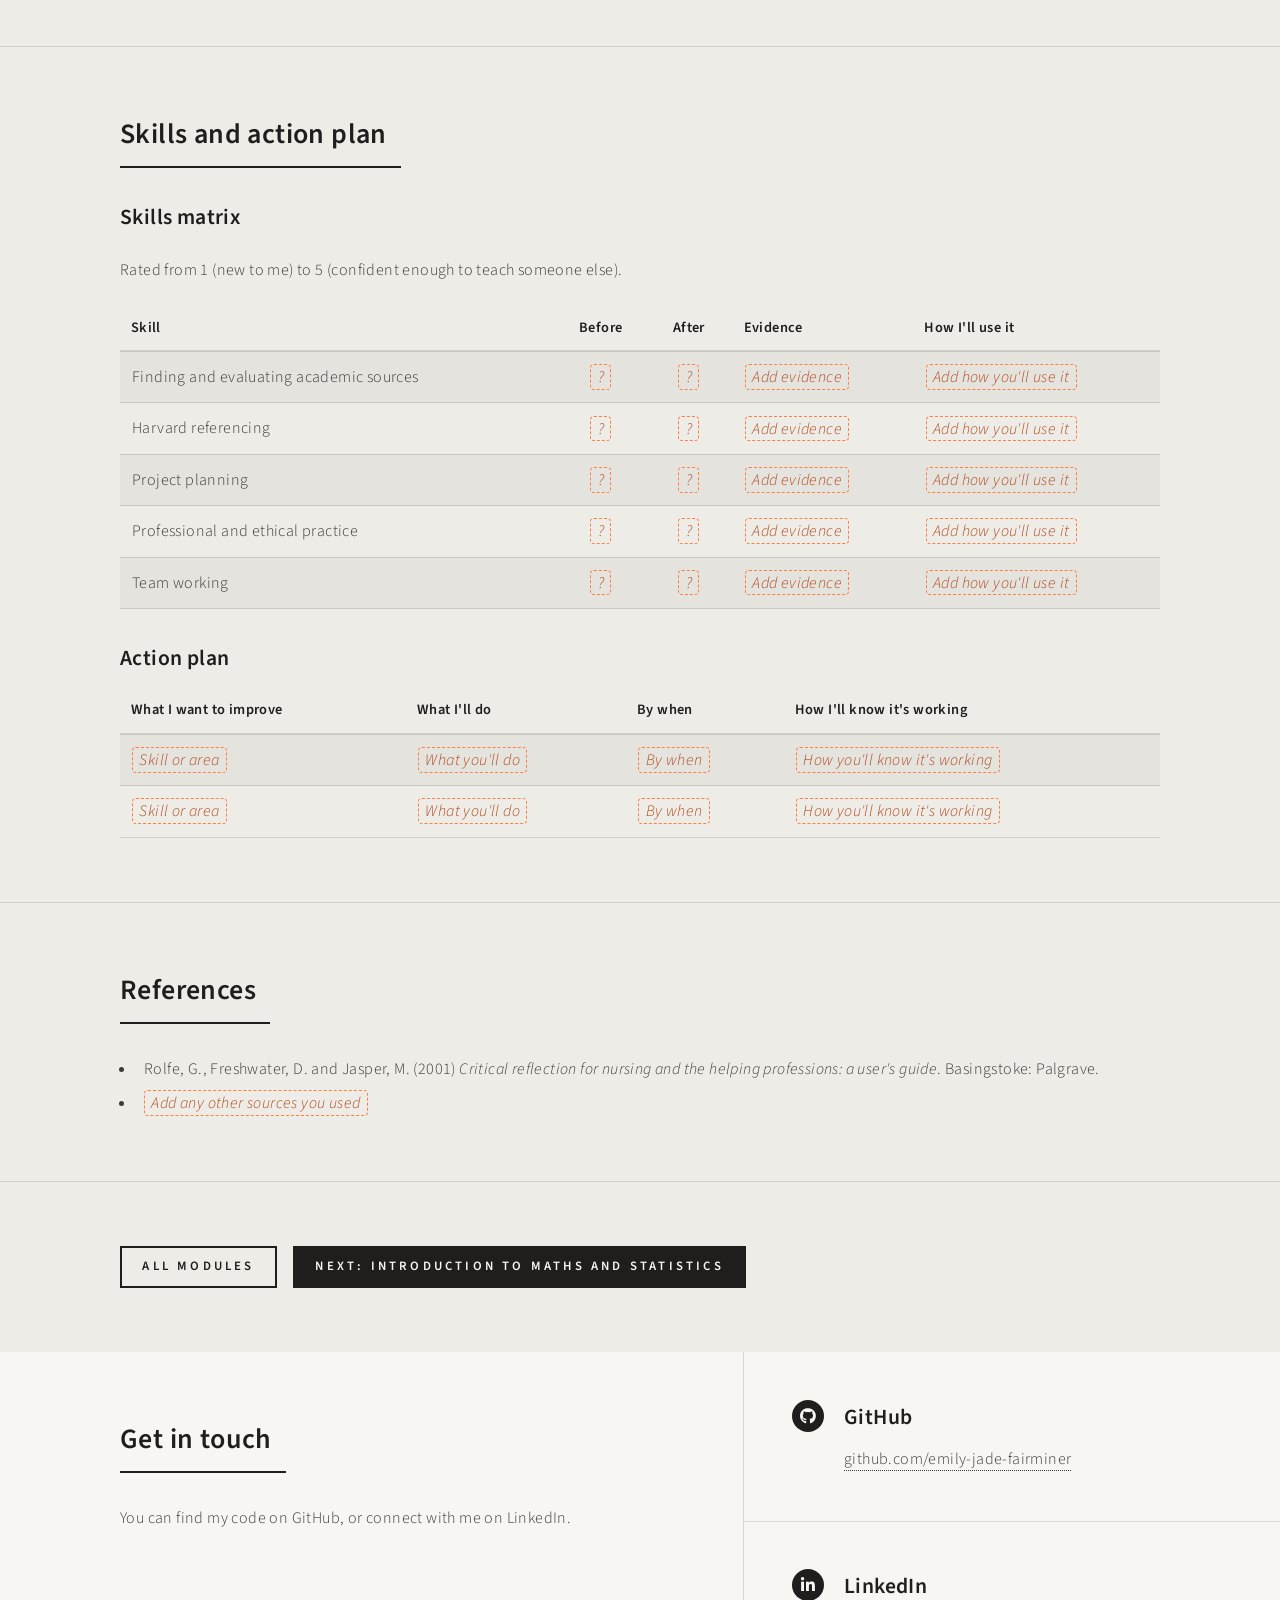
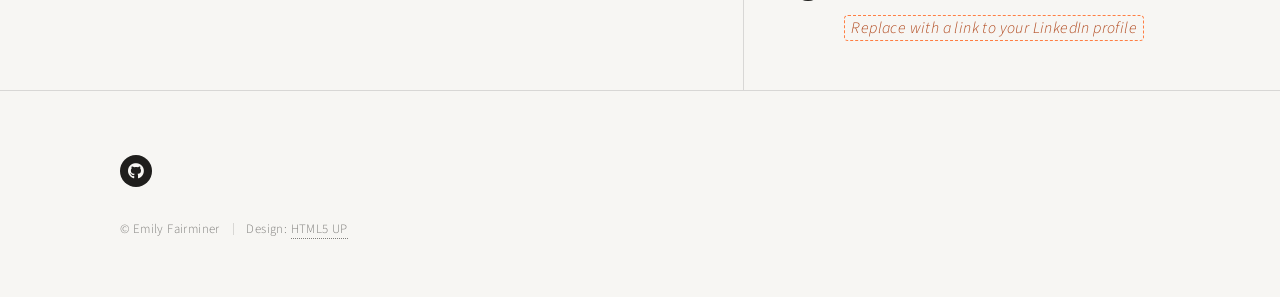
<file: research-professional-practice.html>
<!DOCTYPE HTML>
<!--
	Forty by HTML5 UP
	html5up.net | @ajlkn
	Free for personal and commercial use under the CCA 3.0 license (html5up.net/license)
-->
<html lang="en-GB">
	<head>
		<title>Research and Professional Practice | Emily Fairminer e-Portfolio</title>
		<meta charset="utf-8" />
		<meta name="viewport" content="width=device-width, initial-scale=1, user-scalable=no" />
		<meta name="description" content="Research and Professional Practice: learning outcomes, artefacts, reflection, meeting notes and skills from my BSc Computer Science." />
		<link rel="stylesheet" href="assets/css/main.css" />
		<link rel="stylesheet" href="assets/css/portfolio.css" />
		<noscript><link rel="stylesheet" href="assets/css/noscript.css" /></noscript>
	</head>
	<body class="is-preload">

		<!-- Wrapper -->
			<div id="wrapper">

				<!-- Header -->
					<header id="header" class="alt style1">
						<a href="index.html" class="logo"><strong>Emily Fairminer</strong> <span>e-Portfolio</span></a>
						<nav>
							<a href="#menu">Menu</a>
						</nav>
					</header>

				<!-- Menu (same on every page: update it in each file if you add a module) -->
					<nav id="menu">
						<ul class="links">
							<li><a href="index.html">Home</a></li>
							<li><a href="about.html">About Me</a></li>
							<li><a href="research-professional-practice.html">Research and Professional Practice</a></li>
							<li><a href="maths-statistics.html">Introduction to Maths and Statistics</a></li>
							<li><a href="fundamentals-of-programming.html">Fundamentals of Programming</a></li>
							<li><a href="object-oriented-programming.html">Object-Oriented Programming</a></li>
							<li><a href="data-modelling.html">Introduction to Data Modelling</a></li>
							<li><a href="web-application-development.html">Web Application Development</a></li>
							<li><a href="fundamentals-of-networks.html">Fundamentals of Networks</a></li>
							<li><a href="digital-systems-fundamentals.html">Digital Systems Fundamentals</a></li>
						</ul>
					</nav>

				<!-- Banner (the styleN class should match the header above) -->
					<section id="banner" class="style1">
						<div class="inner">
							<span class="image">
								<img src="images/pic01.jpg" alt="" />
							</span>
							<header class="major">
								<h1>Research and Professional Practice</h1>
							</header>
							<div class="content">
								<p>Level 4 &middot; 15 credits<br class="keep" />
								Research skills, project planning and professional conduct</p>
							</div>
						</div>
					</section>

				<!-- Main -->
					<div id="main">

						<!-- Jump links -->
							<section id="page-nav">
								<div class="inner">
									<ul class="actions jump-links">
										<li><a href="#outcomes" class="button small scrolly">Learning outcomes</a></li>
										<li><a href="#artefacts" class="button small scrolly">Artefacts</a></li>
										<li><a href="#reflection" class="button small scrolly">Reflection</a></li>
										<li><a href="#meetings" class="button small scrolly">Meeting notes</a></li>
										<li><a href="#skills" class="button small scrolly">Skills and action plan</a></li>
									</ul>
								</div>
							</section>

						<!-- Learning outcomes -->
							<section id="outcomes">
								<div class="inner">
									<header class="major">
										<h2>Learning outcomes</h2>
									</header>
									<p>This module covers the skills behind research, project management and professional conduct in computing. It looks at research methods, ethical and professional standards, sustainability and social responsibility, and early entrepreneurial skills, through discussion, practical exercises and real-world case studies.</p>
									<div class="todo-block">
										<p class="todo-label">To do</p>
										<p>Add the official learning outcomes from the module handbook on the VLE, then say in a sentence or two how your work met each one.</p>
										<ol>
											<li><span class="todo">Learning outcome 1</span></li>
											<li><span class="todo">Learning outcome 2</span></li>
											<li><span class="todo">Learning outcome 3</span></li>
										</ol>
									</div>
								</div>
							</section>

						<!-- Artefacts -->
							<section id="artefacts">
								<div class="inner">
									<header class="major">
										<h2>Artefacts</h2>
									</header>
									<article class="artefact">
										<h3><span class="todo">Artefact title</span></h3>
										<p class="artefact-meta"><span class="todo">Type, e.g. essay, code, presentation</span> &middot; <span class="todo">Unit</span></p>
										<p><span class="todo">Describe what you made, what it was for and how you approached it (2 to 4 sentences).</span></p>
										<p><strong>Feedback received:</strong> <span class="todo">Add the tutor or peer feedback you got</span></p>
										<p><strong>Link:</strong> <span class="todo">Link to the file or code, e.g. on GitHub</span></p>
									</article>
									<article class="artefact">
										<h3><span class="todo">Artefact title</span></h3>
										<p class="artefact-meta"><span class="todo">Type</span> &middot; <span class="todo">Unit</span></p>
										<p><span class="todo">Describe what you made, what it was for and how you approached it (2 to 4 sentences).</span></p>
										<p><strong>Feedback received:</strong> <span class="todo">Add the tutor or peer feedback you got</span></p>
										<p><strong>Link:</strong> <span class="todo">Link to the file or code, e.g. on GitHub</span></p>
									</article>
								</div>
							</section>

						<!-- Reflection -->
							<section id="reflection">
								<div class="inner">
									<header class="major">
										<h2>Reflection</h2>
									</header>
									<h3>What?</h3>
									<div class="todo-block">
										<p class="todo-label">To do</p>
										<p>What did you do in this module, and what happened? Describe the key tasks and moments.</p>
									</div>
									<h3>So what?</h3>
									<div class="todo-block">
										<p class="todo-label">To do</p>
										<p>What did you learn from it, and why does it matter? What surprised you or was harder than expected?</p>
									</div>
									<h3>Now what?</h3>
									<div class="todo-block">
										<p class="todo-label">To do</p>
										<p>What will you do differently next time, and how will you use what you learnt in future modules or at work?</p>
									</div>
									<p class="note">Structured using the <em>What? So what? Now what?</em> model (Rolfe, Freshwater and Jasper, 2001).</p>
								</div>
							</section>

						<!-- Meeting notes -->
							<section id="meetings">
								<div class="inner">
									<header class="major">
										<h2>Meeting notes</h2>
									</header>
									<div class="table-wrapper">
										<table>
											<thead>
												<tr><th>Date</th><th>Who</th><th>What we covered</th><th>Actions</th></tr>
											</thead>
											<tbody>
											<tr><td><span class="todo">Date</span></td><td><span class="todo">Who, e.g. module tutor, team</span></td><td><span class="todo">What you covered</span></td><td><span class="todo">Actions agreed</span></td></tr>
											<tr><td><span class="todo">Date</span></td><td><span class="todo">Who</span></td><td><span class="todo">What you covered</span></td><td><span class="todo">Actions agreed</span></td></tr>
											</tbody>
										</table>
									</div>
								</div>
							</section>

						<!-- Skills and action plan -->
							<section id="skills">
								<div class="inner">
									<header class="major">
										<h2>Skills and action plan</h2>
									</header>
									<h3>Skills matrix</h3>
									<p>Rated from 1 (new to me) to 5 (confident enough to teach someone else).</p>
									<div class="table-wrapper">
										<table class="skills-matrix">
											<thead>
												<tr><th>Skill</th><th>Before</th><th>After</th><th>Evidence</th><th>How I'll use it</th></tr>
											</thead>
											<tbody>
											<tr><td>Finding and evaluating academic sources</td><td><span class="todo">?</span></td><td><span class="todo">?</span></td><td><span class="todo">Add evidence</span></td><td><span class="todo">Add how you'll use it</span></td></tr>
											<tr><td>Harvard referencing</td><td><span class="todo">?</span></td><td><span class="todo">?</span></td><td><span class="todo">Add evidence</span></td><td><span class="todo">Add how you'll use it</span></td></tr>
											<tr><td>Project planning</td><td><span class="todo">?</span></td><td><span class="todo">?</span></td><td><span class="todo">Add evidence</span></td><td><span class="todo">Add how you'll use it</span></td></tr>
											<tr><td>Professional and ethical practice</td><td><span class="todo">?</span></td><td><span class="todo">?</span></td><td><span class="todo">Add evidence</span></td><td><span class="todo">Add how you'll use it</span></td></tr>
											<tr><td>Team working</td><td><span class="todo">?</span></td><td><span class="todo">?</span></td><td><span class="todo">Add evidence</span></td><td><span class="todo">Add how you'll use it</span></td></tr>
											</tbody>
										</table>
									</div>
									<h3>Action plan</h3>
									<div class="table-wrapper">
										<table>
											<thead>
												<tr><th>What I want to improve</th><th>What I'll do</th><th>By when</th><th>How I'll know it's working</th></tr>
											</thead>
											<tbody>
											<tr><td><span class="todo">Skill or area</span></td><td><span class="todo">What you'll do</span></td><td><span class="todo">By when</span></td><td><span class="todo">How you'll know it's working</span></td></tr>
											<tr><td><span class="todo">Skill or area</span></td><td><span class="todo">What you'll do</span></td><td><span class="todo">By when</span></td><td><span class="todo">How you'll know it's working</span></td></tr>
											</tbody>
										</table>
									</div>
								</div>
							</section>

						<!-- References -->
							<section id="references">
								<div class="inner">
									<header class="major">
										<h2>References</h2>
									</header>
									<ul class="references">
										<li>Rolfe, G., Freshwater, D. and Jasper, M. (2001) <em>Critical reflection for nursing and the helping professions: a user's guide</em>. Basingstoke: Palgrave.</li>
										<li><span class="todo">Add any other sources you used</span></li>
									</ul>
								</div>
							</section>

						<!-- Previous / next -->
							<section id="pager">
								<div class="inner">
									<ul class="actions pager">
										<li><a href="index.html#one" class="button">All modules</a></li>
										<li><a href="maths-statistics.html" class="button primary">Next: Introduction to Maths and Statistics</a></li>
									</ul>
								</div>
							</section>

					</div>

				<!-- Contact -->
					<section id="contact">
						<div class="inner">
							<section>
								<header class="major">
									<h2>Get in touch</h2>
								</header>
								<p>You can find my code on GitHub, or connect with me on LinkedIn.</p>
							</section>
							<section class="split">
								<section>
									<div class="contact-method">
										<span class="icon brands alt fa-github"></span>
										<h3>GitHub</h3>
										<a href="https://github.com/emily-jade-fairminer">github.com/emily-jade-fairminer</a>
									</div>
								</section>
								<section>
									<div class="contact-method">
										<span class="icon brands alt fa-linkedin-in"></span>
										<h3>LinkedIn</h3>
										<span class="todo">Replace with a link to your LinkedIn profile</span>
									</div>
								</section>
							</section>
						</div>
					</section>

				<!-- Footer -->
					<footer id="footer">
						<div class="inner">
							<ul class="icons">
								<li><a href="https://github.com/emily-jade-fairminer" class="icon brands alt fa-github"><span class="label">GitHub</span></a></li>
								<!-- Add your LinkedIn by replacing YOUR-LINK and removing these comment marks:
								<li><a href="YOUR-LINK" class="icon brands alt fa-linkedin-in"><span class="label">LinkedIn</span></a></li>
								-->
							</ul>
							<ul class="copyright">
								<li>&copy; Emily Fairminer</li><li>Design: <a href="https://html5up.net">HTML5 UP</a></li>
							</ul>
						</div>
					</footer>

			</div>

		<!-- Scripts -->
			<script src="assets/js/jquery.min.js"></script>
			<script src="assets/js/jquery.scrolly.min.js"></script>
			<script src="assets/js/jquery.scrollex.min.js"></script>
			<script src="assets/js/browser.min.js"></script>
			<script src="assets/js/breakpoints.min.js"></script>
			<script src="assets/js/util.js"></script>
			<script src="assets/js/main.js"></script>

	</body>
</html>
</file>
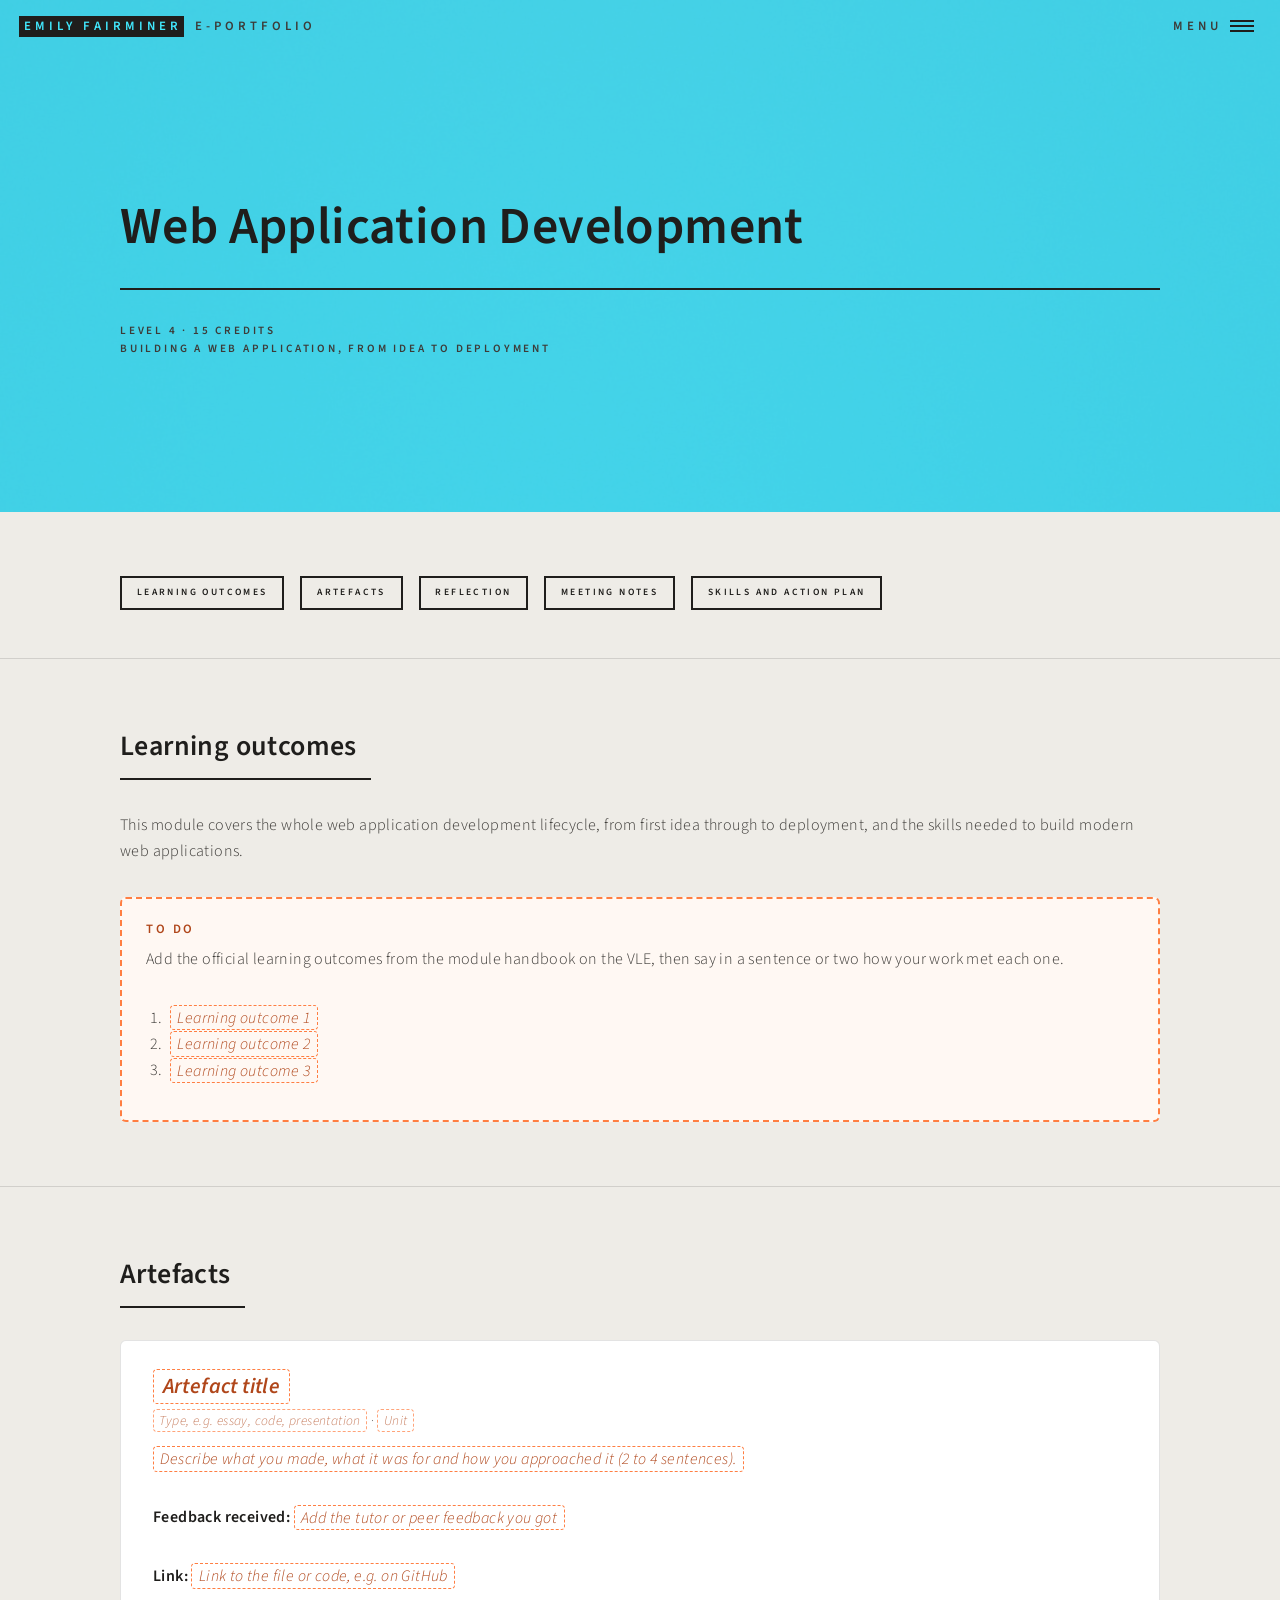
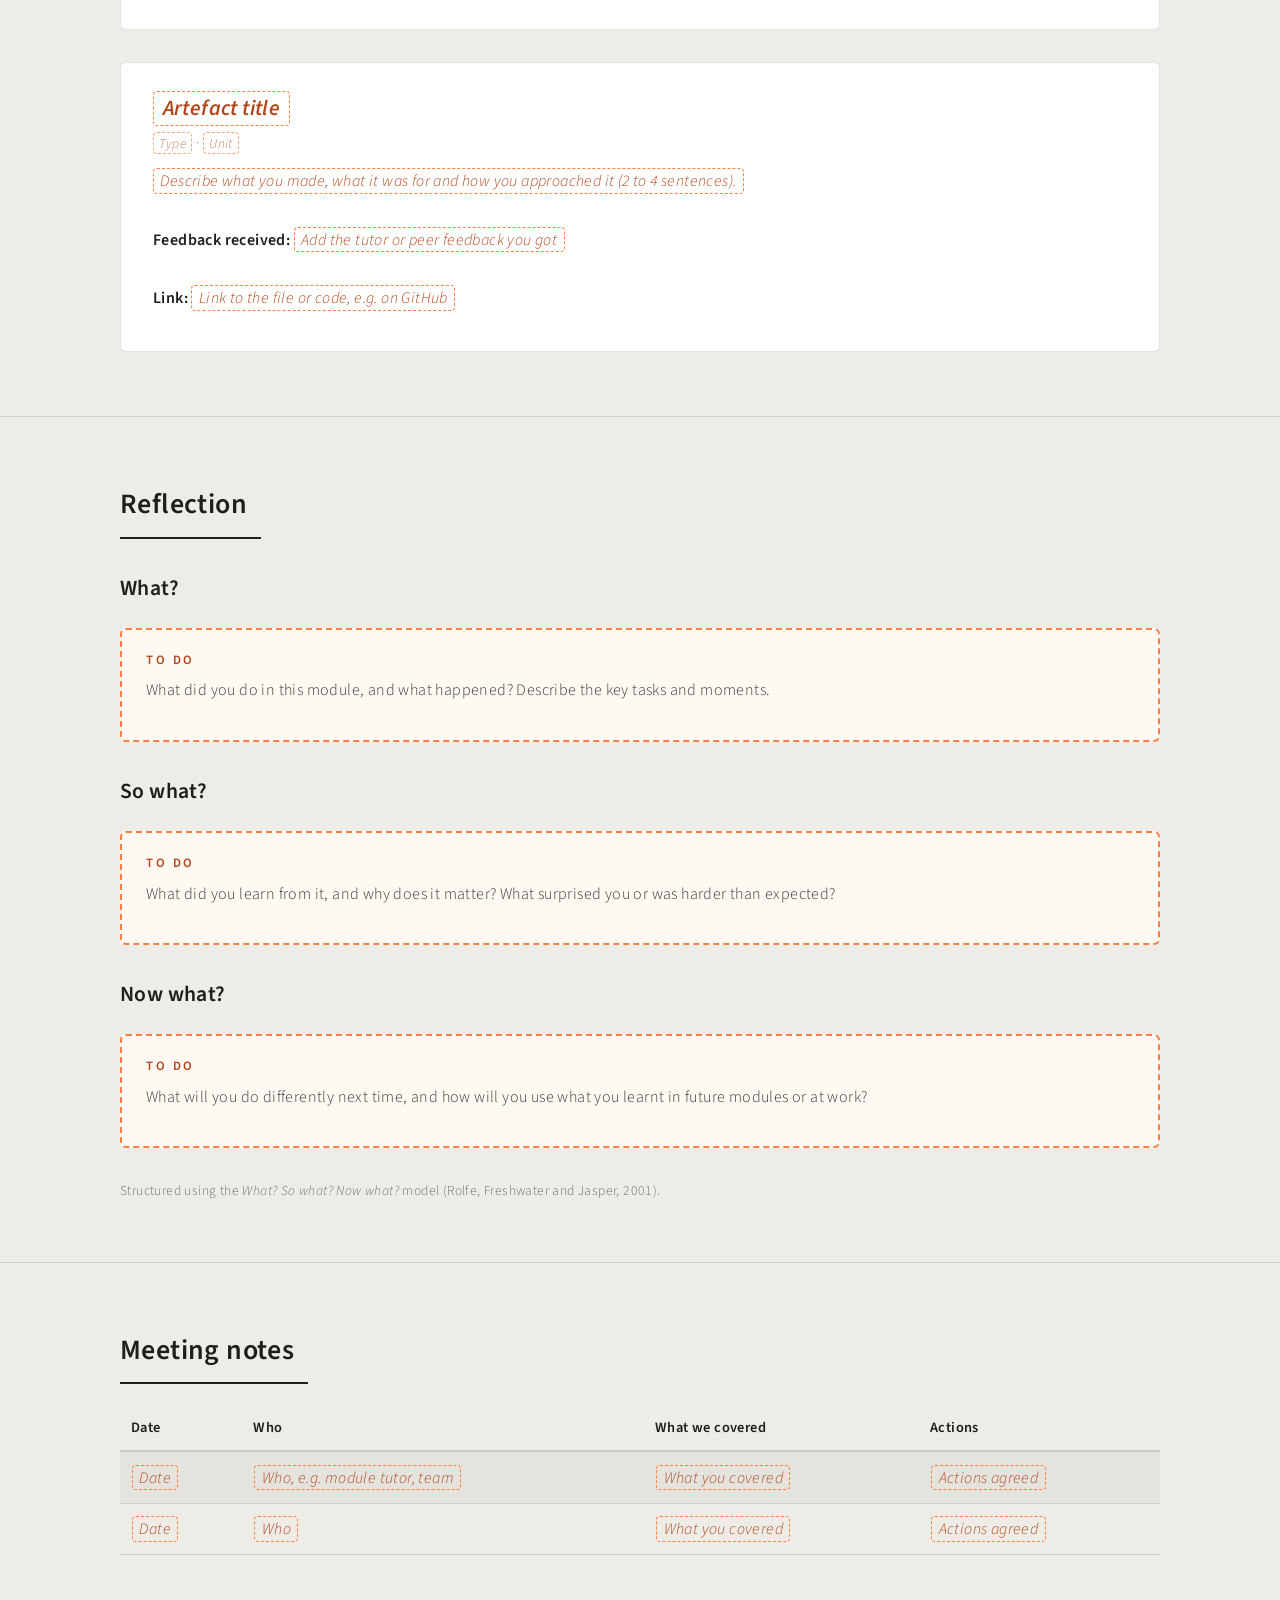
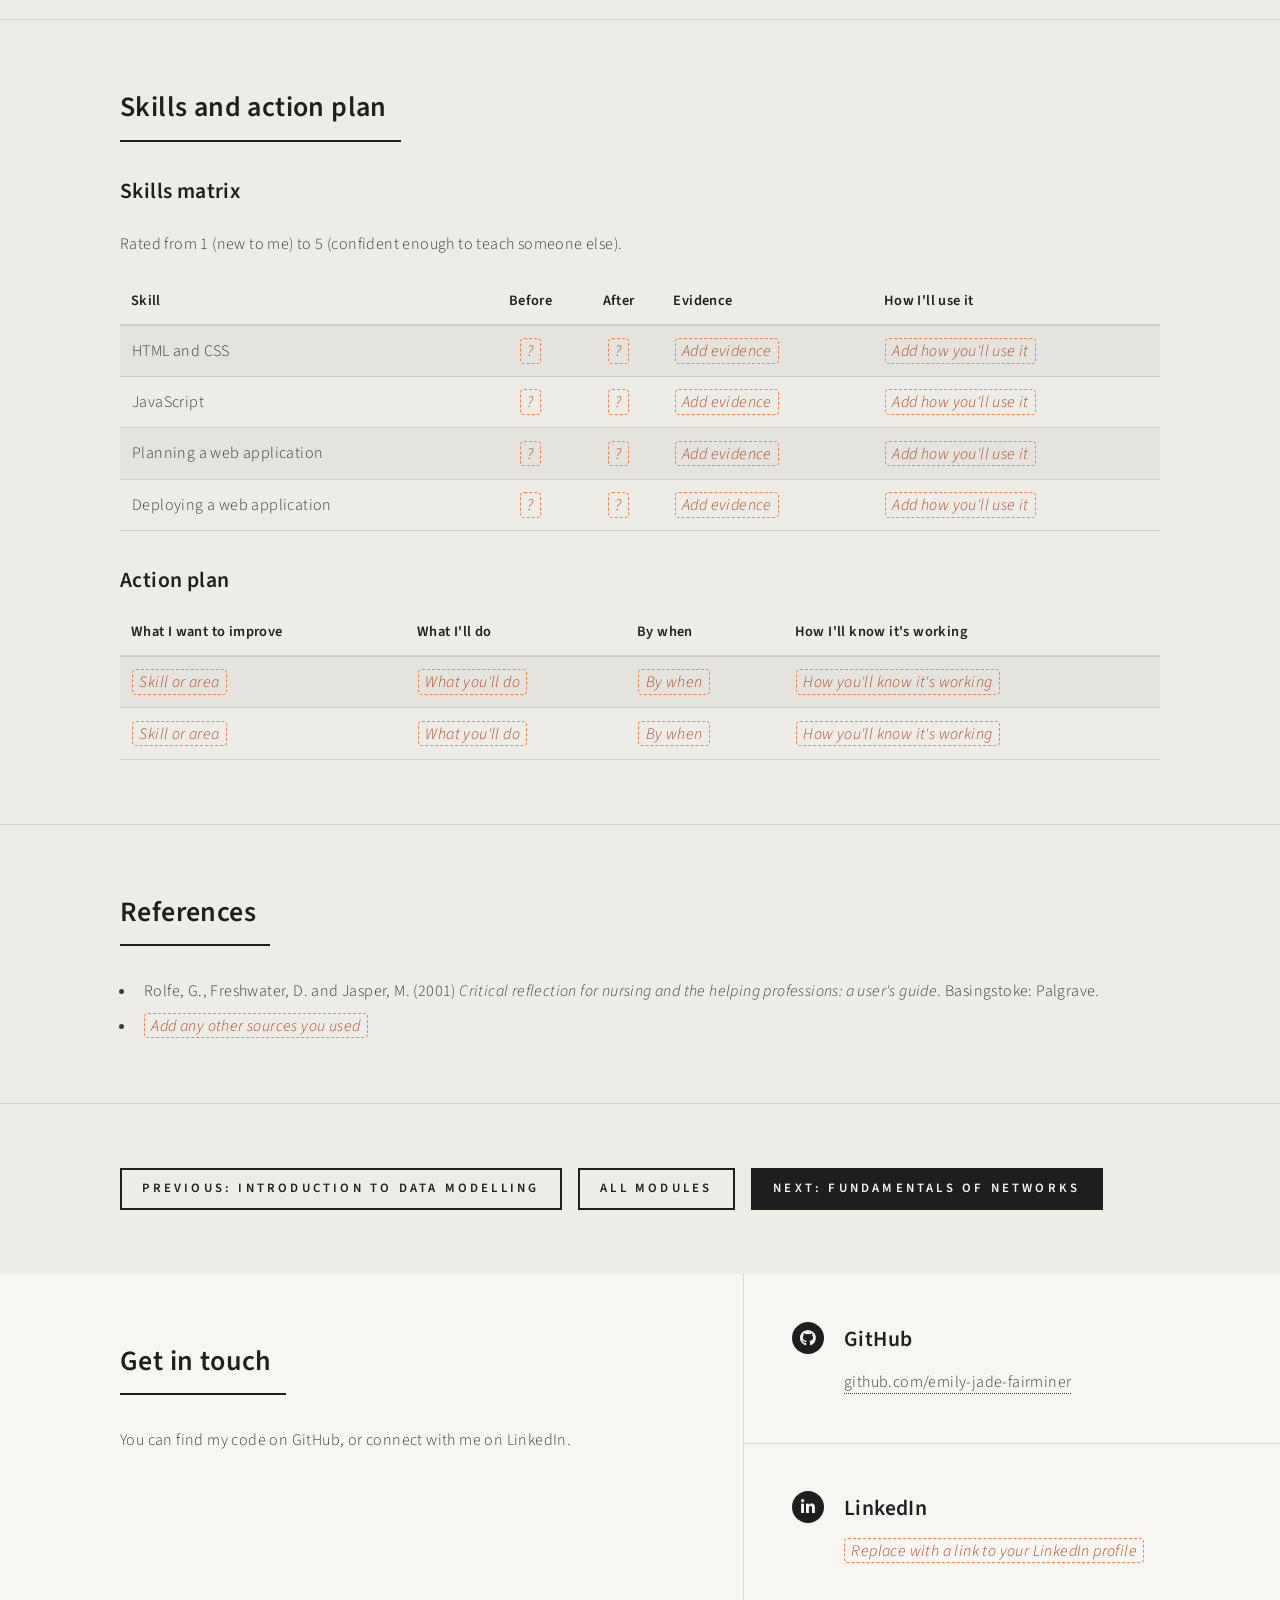
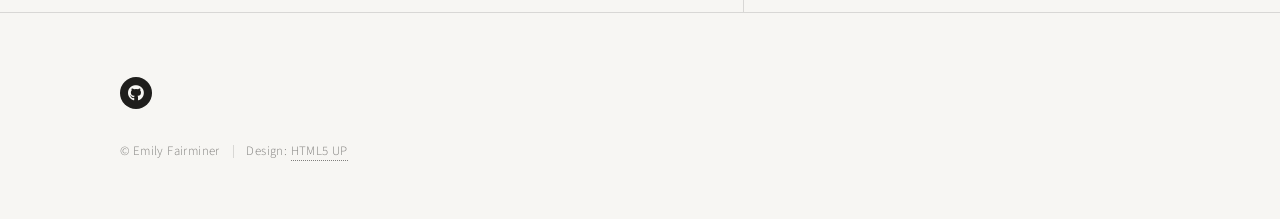
<file: web-application-development.html>
<!DOCTYPE HTML>
<!--
	Forty by HTML5 UP
	html5up.net | @ajlkn
	Free for personal and commercial use under the CCA 3.0 license (html5up.net/license)
-->
<html lang="en-GB">
	<head>
		<title>Web Application Development | Emily Fairminer e-Portfolio</title>
		<meta charset="utf-8" />
		<meta name="viewport" content="width=device-width, initial-scale=1, user-scalable=no" />
		<meta name="description" content="Web Application Development: learning outcomes, artefacts, reflection, meeting notes and skills from my BSc Computer Science." />
		<link rel="stylesheet" href="assets/css/main.css" />
		<link rel="stylesheet" href="assets/css/portfolio.css" />
		<noscript><link rel="stylesheet" href="assets/css/noscript.css" /></noscript>
	</head>
	<body class="is-preload">

		<!-- Wrapper -->
			<div id="wrapper">

				<!-- Header -->
					<header id="header" class="alt style6">
						<a href="index.html" class="logo"><strong>Emily Fairminer</strong> <span>e-Portfolio</span></a>
						<nav>
							<a href="#menu">Menu</a>
						</nav>
					</header>

				<!-- Menu (same on every page: update it in each file if you add a module) -->
					<nav id="menu">
						<ul class="links">
							<li><a href="index.html">Home</a></li>
							<li><a href="about.html">About Me</a></li>
							<li><a href="research-professional-practice.html">Research and Professional Practice</a></li>
							<li><a href="maths-statistics.html">Introduction to Maths and Statistics</a></li>
							<li><a href="fundamentals-of-programming.html">Fundamentals of Programming</a></li>
							<li><a href="object-oriented-programming.html">Object-Oriented Programming</a></li>
							<li><a href="data-modelling.html">Introduction to Data Modelling</a></li>
							<li><a href="web-application-development.html">Web Application Development</a></li>
							<li><a href="fundamentals-of-networks.html">Fundamentals of Networks</a></li>
							<li><a href="digital-systems-fundamentals.html">Digital Systems Fundamentals</a></li>
						</ul>
					</nav>

				<!-- Banner (the styleN class should match the header above) -->
					<section id="banner" class="style6">
						<div class="inner">
							<span class="image">
								<img src="images/pic06.jpg" alt="" />
							</span>
							<header class="major">
								<h1>Web Application Development</h1>
							</header>
							<div class="content">
								<p>Level 4 &middot; 15 credits<br class="keep" />
								Building a web application, from idea to deployment</p>
							</div>
						</div>
					</section>

				<!-- Main -->
					<div id="main">

						<!-- Jump links -->
							<section id="page-nav">
								<div class="inner">
									<ul class="actions jump-links">
										<li><a href="#outcomes" class="button small scrolly">Learning outcomes</a></li>
										<li><a href="#artefacts" class="button small scrolly">Artefacts</a></li>
										<li><a href="#reflection" class="button small scrolly">Reflection</a></li>
										<li><a href="#meetings" class="button small scrolly">Meeting notes</a></li>
										<li><a href="#skills" class="button small scrolly">Skills and action plan</a></li>
									</ul>
								</div>
							</section>

						<!-- Learning outcomes -->
							<section id="outcomes">
								<div class="inner">
									<header class="major">
										<h2>Learning outcomes</h2>
									</header>
									<p>This module covers the whole web application development lifecycle, from first idea through to deployment, and the skills needed to build modern web applications.</p>
									<div class="todo-block">
										<p class="todo-label">To do</p>
										<p>Add the official learning outcomes from the module handbook on the VLE, then say in a sentence or two how your work met each one.</p>
										<ol>
											<li><span class="todo">Learning outcome 1</span></li>
											<li><span class="todo">Learning outcome 2</span></li>
											<li><span class="todo">Learning outcome 3</span></li>
										</ol>
									</div>
								</div>
							</section>

						<!-- Artefacts -->
							<section id="artefacts">
								<div class="inner">
									<header class="major">
										<h2>Artefacts</h2>
									</header>
									<article class="artefact">
										<h3><span class="todo">Artefact title</span></h3>
										<p class="artefact-meta"><span class="todo">Type, e.g. essay, code, presentation</span> &middot; <span class="todo">Unit</span></p>
										<p><span class="todo">Describe what you made, what it was for and how you approached it (2 to 4 sentences).</span></p>
										<p><strong>Feedback received:</strong> <span class="todo">Add the tutor or peer feedback you got</span></p>
										<p><strong>Link:</strong> <span class="todo">Link to the file or code, e.g. on GitHub</span></p>
									</article>
									<article class="artefact">
										<h3><span class="todo">Artefact title</span></h3>
										<p class="artefact-meta"><span class="todo">Type</span> &middot; <span class="todo">Unit</span></p>
										<p><span class="todo">Describe what you made, what it was for and how you approached it (2 to 4 sentences).</span></p>
										<p><strong>Feedback received:</strong> <span class="todo">Add the tutor or peer feedback you got</span></p>
										<p><strong>Link:</strong> <span class="todo">Link to the file or code, e.g. on GitHub</span></p>
									</article>
								</div>
							</section>

						<!-- Reflection -->
							<section id="reflection">
								<div class="inner">
									<header class="major">
										<h2>Reflection</h2>
									</header>
									<h3>What?</h3>
									<div class="todo-block">
										<p class="todo-label">To do</p>
										<p>What did you do in this module, and what happened? Describe the key tasks and moments.</p>
									</div>
									<h3>So what?</h3>
									<div class="todo-block">
										<p class="todo-label">To do</p>
										<p>What did you learn from it, and why does it matter? What surprised you or was harder than expected?</p>
									</div>
									<h3>Now what?</h3>
									<div class="todo-block">
										<p class="todo-label">To do</p>
										<p>What will you do differently next time, and how will you use what you learnt in future modules or at work?</p>
									</div>
									<p class="note">Structured using the <em>What? So what? Now what?</em> model (Rolfe, Freshwater and Jasper, 2001).</p>
								</div>
							</section>

						<!-- Meeting notes -->
							<section id="meetings">
								<div class="inner">
									<header class="major">
										<h2>Meeting notes</h2>
									</header>
									<div class="table-wrapper">
										<table>
											<thead>
												<tr><th>Date</th><th>Who</th><th>What we covered</th><th>Actions</th></tr>
											</thead>
											<tbody>
											<tr><td><span class="todo">Date</span></td><td><span class="todo">Who, e.g. module tutor, team</span></td><td><span class="todo">What you covered</span></td><td><span class="todo">Actions agreed</span></td></tr>
											<tr><td><span class="todo">Date</span></td><td><span class="todo">Who</span></td><td><span class="todo">What you covered</span></td><td><span class="todo">Actions agreed</span></td></tr>
											</tbody>
										</table>
									</div>
								</div>
							</section>

						<!-- Skills and action plan -->
							<section id="skills">
								<div class="inner">
									<header class="major">
										<h2>Skills and action plan</h2>
									</header>
									<h3>Skills matrix</h3>
									<p>Rated from 1 (new to me) to 5 (confident enough to teach someone else).</p>
									<div class="table-wrapper">
										<table class="skills-matrix">
											<thead>
												<tr><th>Skill</th><th>Before</th><th>After</th><th>Evidence</th><th>How I'll use it</th></tr>
											</thead>
											<tbody>
											<tr><td>HTML and CSS</td><td><span class="todo">?</span></td><td><span class="todo">?</span></td><td><span class="todo">Add evidence</span></td><td><span class="todo">Add how you'll use it</span></td></tr>
											<tr><td>JavaScript</td><td><span class="todo">?</span></td><td><span class="todo">?</span></td><td><span class="todo">Add evidence</span></td><td><span class="todo">Add how you'll use it</span></td></tr>
											<tr><td>Planning a web application</td><td><span class="todo">?</span></td><td><span class="todo">?</span></td><td><span class="todo">Add evidence</span></td><td><span class="todo">Add how you'll use it</span></td></tr>
											<tr><td>Deploying a web application</td><td><span class="todo">?</span></td><td><span class="todo">?</span></td><td><span class="todo">Add evidence</span></td><td><span class="todo">Add how you'll use it</span></td></tr>
											</tbody>
										</table>
									</div>
									<h3>Action plan</h3>
									<div class="table-wrapper">
										<table>
											<thead>
												<tr><th>What I want to improve</th><th>What I'll do</th><th>By when</th><th>How I'll know it's working</th></tr>
											</thead>
											<tbody>
											<tr><td><span class="todo">Skill or area</span></td><td><span class="todo">What you'll do</span></td><td><span class="todo">By when</span></td><td><span class="todo">How you'll know it's working</span></td></tr>
											<tr><td><span class="todo">Skill or area</span></td><td><span class="todo">What you'll do</span></td><td><span class="todo">By when</span></td><td><span class="todo">How you'll know it's working</span></td></tr>
											</tbody>
										</table>
									</div>
								</div>
							</section>

						<!-- References -->
							<section id="references">
								<div class="inner">
									<header class="major">
										<h2>References</h2>
									</header>
									<ul class="references">
										<li>Rolfe, G., Freshwater, D. and Jasper, M. (2001) <em>Critical reflection for nursing and the helping professions: a user's guide</em>. Basingstoke: Palgrave.</li>
										<li><span class="todo">Add any other sources you used</span></li>
									</ul>
								</div>
							</section>

						<!-- Previous / next -->
							<section id="pager">
								<div class="inner">
									<ul class="actions pager">
										<li><a href="data-modelling.html" class="button">Previous: Introduction to Data Modelling</a></li>
										<li><a href="index.html#one" class="button">All modules</a></li>
										<li><a href="fundamentals-of-networks.html" class="button primary">Next: Fundamentals of Networks</a></li>
									</ul>
								</div>
							</section>

					</div>

				<!-- Contact -->
					<section id="contact">
						<div class="inner">
							<section>
								<header class="major">
									<h2>Get in touch</h2>
								</header>
								<p>You can find my code on GitHub, or connect with me on LinkedIn.</p>
							</section>
							<section class="split">
								<section>
									<div class="contact-method">
										<span class="icon brands alt fa-github"></span>
										<h3>GitHub</h3>
										<a href="https://github.com/emily-jade-fairminer">github.com/emily-jade-fairminer</a>
									</div>
								</section>
								<section>
									<div class="contact-method">
										<span class="icon brands alt fa-linkedin-in"></span>
										<h3>LinkedIn</h3>
										<span class="todo">Replace with a link to your LinkedIn profile</span>
									</div>
								</section>
							</section>
						</div>
					</section>

				<!-- Footer -->
					<footer id="footer">
						<div class="inner">
							<ul class="icons">
								<li><a href="https://github.com/emily-jade-fairminer" class="icon brands alt fa-github"><span class="label">GitHub</span></a></li>
								<!-- Add your LinkedIn by replacing YOUR-LINK and removing these comment marks:
								<li><a href="YOUR-LINK" class="icon brands alt fa-linkedin-in"><span class="label">LinkedIn</span></a></li>
								-->
							</ul>
							<ul class="copyright">
								<li>&copy; Emily Fairminer</li><li>Design: <a href="https://html5up.net">HTML5 UP</a></li>
							</ul>
						</div>
					</footer>

			</div>

		<!-- Scripts -->
			<script src="assets/js/jquery.min.js"></script>
			<script src="assets/js/jquery.scrolly.min.js"></script>
			<script src="assets/js/jquery.scrollex.min.js"></script>
			<script src="assets/js/browser.min.js"></script>
			<script src="assets/js/breakpoints.min.js"></script>
			<script src="assets/js/util.js"></script>
			<script src="assets/js/main.js"></script>

	</body>
</html>
</file>
<file: assets/css/portfolio.css>
/* Portfolio additions on top of the Forty template (main.css).

   Colour palette ("Glowing horizon")
   Amber   #FFB343
   Cyan    #42EAFF
   Blue    #4272FF
   Orange  #FF7E42
   Neutral background #F7F6F3, text #3D3B38, headings #1F1E1C
*/

/* Tile colours: change the class on a tile's <article> in index.html to recolour it */
.tiles article.tile-amber:before { background-color: #ffb343; }
.tiles article.tile-cyan:before { background-color: #42eaff; }
.tiles article.tile-blue:before { background-color: #4272ff; }
.tiles article.tile-orange:before { background-color: #ff7e42; }

/* White text on blue tiles and blue page banners (reads better than dark text on this blue) */
.tiles article.tile-blue h3,
.tiles article.tile-blue h3 a,
.tiles article.tile-blue p,
#banner.style3 h1,
#banner.style3 p {
	color: #ffffff;
}

.tiles article.tile-blue header.major > :first-child:after,
#banner.style3 header.major > :first-child:after {
	background-color: #ffffff;
}

/* Logo hover on blue pages: keep the name visible */
#header.alt.style3 .logo:hover strong,
#header.alt.style3 .logo:hover span {
	color: #ffffff;
}

/* Palette stripe along the bottom of the homepage banner */
#banner.major:before {
	background: linear-gradient(90deg, #ffb343 0 25%, #42eaff 25% 50%, #4272ff 50% 75%, #ff7e42 75% 100%);
	bottom: 0;
	content: "";
	height: 6px;
	left: 0;
	position: absolute;
	width: 100%;
	z-index: 3;
}

/* Placeholders still to fill in. Search your files for "todo" to find them all. */
.todo {
	border: 1px dashed #ff7e42;
	border-radius: 4px;
	color: #b0461a;
	font-style: italic;
	padding: 0.05em 0.4em;
}

.todo-block {
	background: #fff8f3;
	border: 2px dashed #ff7e42;
	border-radius: 6px;
	margin: 0 0 2em 0;
	padding: 1.25em 1.5em 0.25em 1.5em;
}

.todo-block .todo-label {
	color: #b0461a;
	font-size: 0.8em;
	font-weight: 600;
	letter-spacing: 0.2em;
	margin-bottom: 0.5em;
	text-transform: uppercase;
}

/* Artefact cards */
.artefact {
	background: #ffffff;
	border: solid 1px rgba(31, 30, 28, 0.12);
	border-radius: 6px;
	margin: 0 0 2em 0;
	padding: 1.75em 2em 0.5em 2em;
}

.artefact h3 {
	margin-bottom: 0.25em;
}

.artefact .artefact-meta {
	font-size: 0.85em;
	margin-bottom: 1em;
	opacity: 0.7;
}

/* Jump links and previous / next buttons wrap on narrow screens */
.jump-links,
.pager {
	flex-wrap: wrap;
}

.jump-links li,
.pager li {
	padding-bottom: 1em;
}

#page-nav > .inner {
	padding-bottom: 1em;
}

/* Long module names on the previous / next buttons wrap instead of overflowing */
.pager .button {
	height: auto;
	line-height: 1.5;
	padding-bottom: 0.9em;
	padding-top: 0.9em;
	white-space: normal;
}

/* Keep chosen line breaks in page banners on phones */
#banner > .inner .content p br.keep {
	display: inline;
}

/* Tighter heading above the module tiles */
#main > section.level-heading > .inner {
	padding-bottom: 0;
}

/* Skills matrix rating columns */
.skills-matrix th:nth-child(2),
.skills-matrix th:nth-child(3),
.skills-matrix td:nth-child(2),
.skills-matrix td:nth-child(3) {
	text-align: center;
	width: 5.5em;
}

.note {
	font-size: 0.85em;
	opacity: 0.7;
}

.references li {
	margin-bottom: 0.5em;
}

@media screen and (max-width: 736px) {
	.artefact {
		padding: 1.5em 1.25em 0.25em 1.25em;
	}
}
</file>
<file: assets/css/noscript.css>
/*
	Forty by HTML5 UP
	html5up.net | @ajlkn
	Free for personal and commercial use under the CCA 3.0 license (html5up.net/license)
*/
/* Banner */
body.is-preload #banner:after {
  opacity: 0.85;
}
body.is-preload #banner > .inner {
  -moz-filter: none;
  -webkit-filter: none;
  -ms-filter: none;
  filter: none;
  -moz-transform: none;
  -webkit-transform: none;
  -ms-transform: none;
  transform: none;
  opacity: 1;
}
</file>
<file: assets/css/main.css>
@import 'fontawesome-all.min.css';
@import url("https://fonts.googleapis.com/css?family=Source+Sans+Pro:300,300italic,600,600italic");
/*
	Forty by HTML5 UP
	html5up.net | @ajlkn
	Free for personal and commercial use under the CCA 3.0 license (html5up.net/license)
*/
html, body, div, span, applet, object,
iframe, h1, h2, h3, h4, h5, h6, p, blockquote,
pre, a, abbr, acronym, address, big, cite,
code, del, dfn, em, img, ins, kbd, q, s, samp,
small, strike, strong, sub, sup, tt, var, b,
u, i, center, dl, dt, dd, ol, ul, li, fieldset,
form, label, legend, table, caption, tbody,
tfoot, thead, tr, th, td, article, aside,
canvas, details, embed, figure, figcaption,
footer, header, hgroup, menu, nav, output, ruby,
section, summary, time, mark, audio, video {
  margin: 0;
  padding: 0;
  border: 0;
  font-size: 100%;
  font: inherit;
  vertical-align: baseline;
}

article, aside, details, figcaption, figure,
footer, header, hgroup, menu, nav, section {
  display: block;
}

body {
  line-height: 1;
}

ol, ul {
  list-style: none;
}

blockquote, q {
  quotes: none;
}
blockquote:before, blockquote:after, q:before, q:after {
  content: "";
  content: none;
}

table {
  border-collapse: collapse;
  border-spacing: 0;
}

body {
  -webkit-text-size-adjust: none;
}

mark {
  background-color: transparent;
  color: inherit;
}

input::-moz-focus-inner {
  border: 0;
  padding: 0;
}

input, select, textarea {
  -moz-appearance: none;
  -webkit-appearance: none;
  -ms-appearance: none;
  appearance: none;
}

/* Basic */
@-ms-viewport {
  width: device-width;
}
body {
  -ms-overflow-style: scrollbar;
}

@media screen and (max-width: 480px) {
  html, body {
    min-width: 320px;
  }
}
html {
  box-sizing: border-box;
}

*, *:before, *:after {
  box-sizing: inherit;
}

body {
  background: #f7f6f3;
}
body.is-preload *, body.is-preload *:before, body.is-preload *:after {
  -moz-animation: none !important;
  -webkit-animation: none !important;
  -ms-animation: none !important;
  animation: none !important;
  -moz-transition: none !important;
  -webkit-transition: none !important;
  -ms-transition: none !important;
  transition: none !important;
}

/* Type */
body, input, select, textarea {
  color: #3d3b38;
  font-family: "Source Sans Pro", Helvetica, sans-serif;
  font-size: 17pt;
  font-weight: 300;
  letter-spacing: 0.025em;
  line-height: 1.65;
}
@media screen and (max-width: 1680px) {
  body, input, select, textarea {
    font-size: 14pt;
  }
}
@media screen and (max-width: 1280px) {
  body, input, select, textarea {
    font-size: 12pt;
  }
}
@media screen and (max-width: 360px) {
  body, input, select, textarea {
    font-size: 11pt;
  }
}

a {
  -moz-transition: color 0.2s ease-in-out, border-bottom-color 0.2s ease-in-out;
  -webkit-transition: color 0.2s ease-in-out, border-bottom-color 0.2s ease-in-out;
  -ms-transition: color 0.2s ease-in-out, border-bottom-color 0.2s ease-in-out;
  transition: color 0.2s ease-in-out, border-bottom-color 0.2s ease-in-out;
  border-bottom: dotted 1px;
  color: inherit;
  text-decoration: none;
}
a:hover {
  border-bottom-color: transparent;
  color: #4272ff !important;
}
a:active {
  color: rgb(2.3970588235%, 25.5305788982%, 93.4852941176%) !important;
}

strong, b {
  color: #1f1e1c;
  font-weight: 600;
}

em, i {
  font-style: italic;
}

p {
  margin: 0 0 2em 0;
}

h1, h2, h3, h4, h5, h6 {
  color: #1f1e1c;
  font-weight: 600;
  line-height: 1.65;
  margin: 0 0 1em 0;
}
h1 a, h2 a, h3 a, h4 a, h5 a, h6 a {
  color: inherit;
  border-bottom: 0;
}

h1 {
  font-size: 2.5em;
}

h2 {
  font-size: 1.75em;
}

h3 {
  font-size: 1.35em;
}

h4 {
  font-size: 1.1em;
}

h5 {
  font-size: 0.9em;
}

h6 {
  font-size: 0.7em;
}

@media screen and (max-width: 736px) {
  h1 {
    font-size: 2em;
  }
  h2 {
    font-size: 1.5em;
  }
  h3 {
    font-size: 1.25em;
  }
}
sub {
  font-size: 0.8em;
  position: relative;
  top: 0.5em;
}

sup {
  font-size: 0.8em;
  position: relative;
  top: -0.5em;
}

blockquote {
  border-left: solid 4px rgba(31, 30, 28, 0.14);
  font-style: italic;
  margin: 0 0 2em 0;
  padding: 0.5em 0 0.5em 2em;
}

code {
  background: rgba(31, 30, 28, 0.045);
  font-family: "Courier New", monospace;
  font-size: 0.9em;
  margin: 0 0.25em;
  padding: 0.25em 0.65em;
}

pre {
  -webkit-overflow-scrolling: touch;
  font-family: "Courier New", monospace;
  font-size: 0.9em;
  margin: 0 0 2em 0;
}
pre code {
  display: block;
  line-height: 1.75;
  padding: 1em 1.5em;
  overflow-x: auto;
}

hr {
  border: 0;
  border-bottom: solid 1px rgba(31, 30, 28, 0.14);
  margin: 2em 0;
}
hr.major {
  margin: 3em 0;
}

.align-left {
  text-align: left;
}

.align-center {
  text-align: center;
}

.align-right {
  text-align: right;
}

/* Row */
.row {
  display: flex;
  flex-wrap: wrap;
  box-sizing: border-box;
  align-items: stretch;
}
.row > * {
  box-sizing: border-box;
}
.row.gtr-uniform > * > :last-child {
  margin-bottom: 0;
}
.row.aln-left {
  justify-content: flex-start;
}
.row.aln-center {
  justify-content: center;
}
.row.aln-right {
  justify-content: flex-end;
}
.row.aln-top {
  align-items: flex-start;
}
.row.aln-middle {
  align-items: center;
}
.row.aln-bottom {
  align-items: flex-end;
}
.row > .imp {
  order: -1;
}
.row > .col-1 {
  width: 8.3333333333%;
}
.row > .off-1 {
  margin-left: 8.3333333333%;
}
.row > .col-2 {
  width: 16.6666666667%;
}
.row > .off-2 {
  margin-left: 16.6666666667%;
}
.row > .col-3 {
  width: 25%;
}
.row > .off-3 {
  margin-left: 25%;
}
.row > .col-4 {
  width: 33.3333333333%;
}
.row > .off-4 {
  margin-left: 33.3333333333%;
}
.row > .col-5 {
  width: 41.6666666667%;
}
.row > .off-5 {
  margin-left: 41.6666666667%;
}
.row > .col-6 {
  width: 50%;
}
.row > .off-6 {
  margin-left: 50%;
}
.row > .col-7 {
  width: 58.3333333333%;
}
.row > .off-7 {
  margin-left: 58.3333333333%;
}
.row > .col-8 {
  width: 66.6666666667%;
}
.row > .off-8 {
  margin-left: 66.6666666667%;
}
.row > .col-9 {
  width: 75%;
}
.row > .off-9 {
  margin-left: 75%;
}
.row > .col-10 {
  width: 83.3333333333%;
}
.row > .off-10 {
  margin-left: 83.3333333333%;
}
.row > .col-11 {
  width: 91.6666666667%;
}
.row > .off-11 {
  margin-left: 91.6666666667%;
}
.row > .col-12 {
  width: 100%;
}
.row > .off-12 {
  margin-left: 100%;
}
.row.gtr-0 {
  margin-top: -0;
  margin-left: -0em;
}
.row.gtr-0 > * {
  padding: 0 0 0 0em;
}
.row.gtr-0.gtr-uniform {
  margin-top: -0em;
}
.row.gtr-0.gtr-uniform > * {
  padding-top: 0em;
}
.row.gtr-25 {
  margin-top: -0;
  margin-left: -0.5em;
}
.row.gtr-25 > * {
  padding: 0 0 0 0.5em;
}
.row.gtr-25.gtr-uniform {
  margin-top: -0.5em;
}
.row.gtr-25.gtr-uniform > * {
  padding-top: 0.5em;
}
.row.gtr-50 {
  margin-top: -0;
  margin-left: -1em;
}
.row.gtr-50 > * {
  padding: 0 0 0 1em;
}
.row.gtr-50.gtr-uniform {
  margin-top: -1em;
}
.row.gtr-50.gtr-uniform > * {
  padding-top: 1em;
}
.row {
  margin-top: -0;
  margin-left: -2em;
}
.row > * {
  padding: 0 0 0 2em;
}
.row.gtr-uniform {
  margin-top: -2em;
}
.row.gtr-uniform > * {
  padding-top: 2em;
}
.row.gtr-150 {
  margin-top: -0;
  margin-left: -3em;
}
.row.gtr-150 > * {
  padding: 0 0 0 3em;
}
.row.gtr-150.gtr-uniform {
  margin-top: -3em;
}
.row.gtr-150.gtr-uniform > * {
  padding-top: 3em;
}
.row.gtr-200 {
  margin-top: -0;
  margin-left: -4em;
}
.row.gtr-200 > * {
  padding: 0 0 0 4em;
}
.row.gtr-200.gtr-uniform {
  margin-top: -4em;
}
.row.gtr-200.gtr-uniform > * {
  padding-top: 4em;
}
@media screen and (max-width: 1680px) {
  .row {
    display: flex;
    flex-wrap: wrap;
    box-sizing: border-box;
    align-items: stretch;
  }
  .row > * {
    box-sizing: border-box;
  }
  .row.gtr-uniform > * > :last-child {
    margin-bottom: 0;
  }
  .row.aln-left {
    justify-content: flex-start;
  }
  .row.aln-center {
    justify-content: center;
  }
  .row.aln-right {
    justify-content: flex-end;
  }
  .row.aln-top {
    align-items: flex-start;
  }
  .row.aln-middle {
    align-items: center;
  }
  .row.aln-bottom {
    align-items: flex-end;
  }
  .row > .imp-xlarge {
    order: -1;
  }
  .row > .col-1-xlarge {
    width: 8.3333333333%;
  }
  .row > .off-1-xlarge {
    margin-left: 8.3333333333%;
  }
  .row > .col-2-xlarge {
    width: 16.6666666667%;
  }
  .row > .off-2-xlarge {
    margin-left: 16.6666666667%;
  }
  .row > .col-3-xlarge {
    width: 25%;
  }
  .row > .off-3-xlarge {
    margin-left: 25%;
  }
  .row > .col-4-xlarge {
    width: 33.3333333333%;
  }
  .row > .off-4-xlarge {
    margin-left: 33.3333333333%;
  }
  .row > .col-5-xlarge {
    width: 41.6666666667%;
  }
  .row > .off-5-xlarge {
    margin-left: 41.6666666667%;
  }
  .row > .col-6-xlarge {
    width: 50%;
  }
  .row > .off-6-xlarge {
    margin-left: 50%;
  }
  .row > .col-7-xlarge {
    width: 58.3333333333%;
  }
  .row > .off-7-xlarge {
    margin-left: 58.3333333333%;
  }
  .row > .col-8-xlarge {
    width: 66.6666666667%;
  }
  .row > .off-8-xlarge {
    margin-left: 66.6666666667%;
  }
  .row > .col-9-xlarge {
    width: 75%;
  }
  .row > .off-9-xlarge {
    margin-left: 75%;
  }
  .row > .col-10-xlarge {
    width: 83.3333333333%;
  }
  .row > .off-10-xlarge {
    margin-left: 83.3333333333%;
  }
  .row > .col-11-xlarge {
    width: 91.6666666667%;
  }
  .row > .off-11-xlarge {
    margin-left: 91.6666666667%;
  }
  .row > .col-12-xlarge {
    width: 100%;
  }
  .row > .off-12-xlarge {
    margin-left: 100%;
  }
  .row.gtr-0 {
    margin-top: -0;
    margin-left: -0em;
  }
  .row.gtr-0 > * {
    padding: 0 0 0 0em;
  }
  .row.gtr-0.gtr-uniform {
    margin-top: -0em;
  }
  .row.gtr-0.gtr-uniform > * {
    padding-top: 0em;
  }
  .row.gtr-25 {
    margin-top: -0;
    margin-left: -0.5em;
  }
  .row.gtr-25 > * {
    padding: 0 0 0 0.5em;
  }
  .row.gtr-25.gtr-uniform {
    margin-top: -0.5em;
  }
  .row.gtr-25.gtr-uniform > * {
    padding-top: 0.5em;
  }
  .row.gtr-50 {
    margin-top: -0;
    margin-left: -1em;
  }
  .row.gtr-50 > * {
    padding: 0 0 0 1em;
  }
  .row.gtr-50.gtr-uniform {
    margin-top: -1em;
  }
  .row.gtr-50.gtr-uniform > * {
    padding-top: 1em;
  }
  .row {
    margin-top: -0;
    margin-left: -2em;
  }
  .row > * {
    padding: 0 0 0 2em;
  }
  .row.gtr-uniform {
    margin-top: -2em;
  }
  .row.gtr-uniform > * {
    padding-top: 2em;
  }
  .row.gtr-150 {
    margin-top: -0;
    margin-left: -3em;
  }
  .row.gtr-150 > * {
    padding: 0 0 0 3em;
  }
  .row.gtr-150.gtr-uniform {
    margin-top: -3em;
  }
  .row.gtr-150.gtr-uniform > * {
    padding-top: 3em;
  }
  .row.gtr-200 {
    margin-top: -0;
    margin-left: -4em;
  }
  .row.gtr-200 > * {
    padding: 0 0 0 4em;
  }
  .row.gtr-200.gtr-uniform {
    margin-top: -4em;
  }
  .row.gtr-200.gtr-uniform > * {
    padding-top: 4em;
  }
}
@media screen and (max-width: 1280px) {
  .row {
    display: flex;
    flex-wrap: wrap;
    box-sizing: border-box;
    align-items: stretch;
  }
  .row > * {
    box-sizing: border-box;
  }
  .row.gtr-uniform > * > :last-child {
    margin-bottom: 0;
  }
  .row.aln-left {
    justify-content: flex-start;
  }
  .row.aln-center {
    justify-content: center;
  }
  .row.aln-right {
    justify-content: flex-end;
  }
  .row.aln-top {
    align-items: flex-start;
  }
  .row.aln-middle {
    align-items: center;
  }
  .row.aln-bottom {
    align-items: flex-end;
  }
  .row > .imp-large {
    order: -1;
  }
  .row > .col-1-large {
    width: 8.3333333333%;
  }
  .row > .off-1-large {
    margin-left: 8.3333333333%;
  }
  .row > .col-2-large {
    width: 16.6666666667%;
  }
  .row > .off-2-large {
    margin-left: 16.6666666667%;
  }
  .row > .col-3-large {
    width: 25%;
  }
  .row > .off-3-large {
    margin-left: 25%;
  }
  .row > .col-4-large {
    width: 33.3333333333%;
  }
  .row > .off-4-large {
    margin-left: 33.3333333333%;
  }
  .row > .col-5-large {
    width: 41.6666666667%;
  }
  .row > .off-5-large {
    margin-left: 41.6666666667%;
  }
  .row > .col-6-large {
    width: 50%;
  }
  .row > .off-6-large {
    margin-left: 50%;
  }
  .row > .col-7-large {
    width: 58.3333333333%;
  }
  .row > .off-7-large {
    margin-left: 58.3333333333%;
  }
  .row > .col-8-large {
    width: 66.6666666667%;
  }
  .row > .off-8-large {
    margin-left: 66.6666666667%;
  }
  .row > .col-9-large {
    width: 75%;
  }
  .row > .off-9-large {
    margin-left: 75%;
  }
  .row > .col-10-large {
    width: 83.3333333333%;
  }
  .row > .off-10-large {
    margin-left: 83.3333333333%;
  }
  .row > .col-11-large {
    width: 91.6666666667%;
  }
  .row > .off-11-large {
    margin-left: 91.6666666667%;
  }
  .row > .col-12-large {
    width: 100%;
  }
  .row > .off-12-large {
    margin-left: 100%;
  }
  .row.gtr-0 {
    margin-top: -0;
    margin-left: -0em;
  }
  .row.gtr-0 > * {
    padding: 0 0 0 0em;
  }
  .row.gtr-0.gtr-uniform {
    margin-top: -0em;
  }
  .row.gtr-0.gtr-uniform > * {
    padding-top: 0em;
  }
  .row.gtr-25 {
    margin-top: -0;
    margin-left: -0.375em;
  }
  .row.gtr-25 > * {
    padding: 0 0 0 0.375em;
  }
  .row.gtr-25.gtr-uniform {
    margin-top: -0.375em;
  }
  .row.gtr-25.gtr-uniform > * {
    padding-top: 0.375em;
  }
  .row.gtr-50 {
    margin-top: -0;
    margin-left: -0.75em;
  }
  .row.gtr-50 > * {
    padding: 0 0 0 0.75em;
  }
  .row.gtr-50.gtr-uniform {
    margin-top: -0.75em;
  }
  .row.gtr-50.gtr-uniform > * {
    padding-top: 0.75em;
  }
  .row {
    margin-top: -0;
    margin-left: -1.5em;
  }
  .row > * {
    padding: 0 0 0 1.5em;
  }
  .row.gtr-uniform {
    margin-top: -1.5em;
  }
  .row.gtr-uniform > * {
    padding-top: 1.5em;
  }
  .row.gtr-150 {
    margin-top: -0;
    margin-left: -2.25em;
  }
  .row.gtr-150 > * {
    padding: 0 0 0 2.25em;
  }
  .row.gtr-150.gtr-uniform {
    margin-top: -2.25em;
  }
  .row.gtr-150.gtr-uniform > * {
    padding-top: 2.25em;
  }
  .row.gtr-200 {
    margin-top: -0;
    margin-left: -3em;
  }
  .row.gtr-200 > * {
    padding: 0 0 0 3em;
  }
  .row.gtr-200.gtr-uniform {
    margin-top: -3em;
  }
  .row.gtr-200.gtr-uniform > * {
    padding-top: 3em;
  }
}
@media screen and (max-width: 980px) {
  .row {
    display: flex;
    flex-wrap: wrap;
    box-sizing: border-box;
    align-items: stretch;
  }
  .row > * {
    box-sizing: border-box;
  }
  .row.gtr-uniform > * > :last-child {
    margin-bottom: 0;
  }
  .row.aln-left {
    justify-content: flex-start;
  }
  .row.aln-center {
    justify-content: center;
  }
  .row.aln-right {
    justify-content: flex-end;
  }
  .row.aln-top {
    align-items: flex-start;
  }
  .row.aln-middle {
    align-items: center;
  }
  .row.aln-bottom {
    align-items: flex-end;
  }
  .row > .imp-medium {
    order: -1;
  }
  .row > .col-1-medium {
    width: 8.3333333333%;
  }
  .row > .off-1-medium {
    margin-left: 8.3333333333%;
  }
  .row > .col-2-medium {
    width: 16.6666666667%;
  }
  .row > .off-2-medium {
    margin-left: 16.6666666667%;
  }
  .row > .col-3-medium {
    width: 25%;
  }
  .row > .off-3-medium {
    margin-left: 25%;
  }
  .row > .col-4-medium {
    width: 33.3333333333%;
  }
  .row > .off-4-medium {
    margin-left: 33.3333333333%;
  }
  .row > .col-5-medium {
    width: 41.6666666667%;
  }
  .row > .off-5-medium {
    margin-left: 41.6666666667%;
  }
  .row > .col-6-medium {
    width: 50%;
  }
  .row > .off-6-medium {
    margin-left: 50%;
  }
  .row > .col-7-medium {
    width: 58.3333333333%;
  }
  .row > .off-7-medium {
    margin-left: 58.3333333333%;
  }
  .row > .col-8-medium {
    width: 66.6666666667%;
  }
  .row > .off-8-medium {
    margin-left: 66.6666666667%;
  }
  .row > .col-9-medium {
    width: 75%;
  }
  .row > .off-9-medium {
    margin-left: 75%;
  }
  .row > .col-10-medium {
    width: 83.3333333333%;
  }
  .row > .off-10-medium {
    margin-left: 83.3333333333%;
  }
  .row > .col-11-medium {
    width: 91.6666666667%;
  }
  .row > .off-11-medium {
    margin-left: 91.6666666667%;
  }
  .row > .col-12-medium {
    width: 100%;
  }
  .row > .off-12-medium {
    margin-left: 100%;
  }
  .row.gtr-0 {
    margin-top: -0;
    margin-left: -0em;
  }
  .row.gtr-0 > * {
    padding: 0 0 0 0em;
  }
  .row.gtr-0.gtr-uniform {
    margin-top: -0em;
  }
  .row.gtr-0.gtr-uniform > * {
    padding-top: 0em;
  }
  .row.gtr-25 {
    margin-top: -0;
    margin-left: -0.375em;
  }
  .row.gtr-25 > * {
    padding: 0 0 0 0.375em;
  }
  .row.gtr-25.gtr-uniform {
    margin-top: -0.375em;
  }
  .row.gtr-25.gtr-uniform > * {
    padding-top: 0.375em;
  }
  .row.gtr-50 {
    margin-top: -0;
    margin-left: -0.75em;
  }
  .row.gtr-50 > * {
    padding: 0 0 0 0.75em;
  }
  .row.gtr-50.gtr-uniform {
    margin-top: -0.75em;
  }
  .row.gtr-50.gtr-uniform > * {
    padding-top: 0.75em;
  }
  .row {
    margin-top: -0;
    margin-left: -1.5em;
  }
  .row > * {
    padding: 0 0 0 1.5em;
  }
  .row.gtr-uniform {
    margin-top: -1.5em;
  }
  .row.gtr-uniform > * {
    padding-top: 1.5em;
  }
  .row.gtr-150 {
    margin-top: -0;
    margin-left: -2.25em;
  }
  .row.gtr-150 > * {
    padding: 0 0 0 2.25em;
  }
  .row.gtr-150.gtr-uniform {
    margin-top: -2.25em;
  }
  .row.gtr-150.gtr-uniform > * {
    padding-top: 2.25em;
  }
  .row.gtr-200 {
    margin-top: -0;
    margin-left: -3em;
  }
  .row.gtr-200 > * {
    padding: 0 0 0 3em;
  }
  .row.gtr-200.gtr-uniform {
    margin-top: -3em;
  }
  .row.gtr-200.gtr-uniform > * {
    padding-top: 3em;
  }
}
@media screen and (max-width: 736px) {
  .row {
    display: flex;
    flex-wrap: wrap;
    box-sizing: border-box;
    align-items: stretch;
  }
  .row > * {
    box-sizing: border-box;
  }
  .row.gtr-uniform > * > :last-child {
    margin-bottom: 0;
  }
  .row.aln-left {
    justify-content: flex-start;
  }
  .row.aln-center {
    justify-content: center;
  }
  .row.aln-right {
    justify-content: flex-end;
  }
  .row.aln-top {
    align-items: flex-start;
  }
  .row.aln-middle {
    align-items: center;
  }
  .row.aln-bottom {
    align-items: flex-end;
  }
  .row > .imp-small {
    order: -1;
  }
  .row > .col-1-small {
    width: 8.3333333333%;
  }
  .row > .off-1-small {
    margin-left: 8.3333333333%;
  }
  .row > .col-2-small {
    width: 16.6666666667%;
  }
  .row > .off-2-small {
    margin-left: 16.6666666667%;
  }
  .row > .col-3-small {
    width: 25%;
  }
  .row > .off-3-small {
    margin-left: 25%;
  }
  .row > .col-4-small {
    width: 33.3333333333%;
  }
  .row > .off-4-small {
    margin-left: 33.3333333333%;
  }
  .row > .col-5-small {
    width: 41.6666666667%;
  }
  .row > .off-5-small {
    margin-left: 41.6666666667%;
  }
  .row > .col-6-small {
    width: 50%;
  }
  .row > .off-6-small {
    margin-left: 50%;
  }
  .row > .col-7-small {
    width: 58.3333333333%;
  }
  .row > .off-7-small {
    margin-left: 58.3333333333%;
  }
  .row > .col-8-small {
    width: 66.6666666667%;
  }
  .row > .off-8-small {
    margin-left: 66.6666666667%;
  }
  .row > .col-9-small {
    width: 75%;
  }
  .row > .off-9-small {
    margin-left: 75%;
  }
  .row > .col-10-small {
    width: 83.3333333333%;
  }
  .row > .off-10-small {
    margin-left: 83.3333333333%;
  }
  .row > .col-11-small {
    width: 91.6666666667%;
  }
  .row > .off-11-small {
    margin-left: 91.6666666667%;
  }
  .row > .col-12-small {
    width: 100%;
  }
  .row > .off-12-small {
    margin-left: 100%;
  }
  .row.gtr-0 {
    margin-top: -0;
    margin-left: -0em;
  }
  .row.gtr-0 > * {
    padding: 0 0 0 0em;
  }
  .row.gtr-0.gtr-uniform {
    margin-top: -0em;
  }
  .row.gtr-0.gtr-uniform > * {
    padding-top: 0em;
  }
  .row.gtr-25 {
    margin-top: -0;
    margin-left: -0.3125em;
  }
  .row.gtr-25 > * {
    padding: 0 0 0 0.3125em;
  }
  .row.gtr-25.gtr-uniform {
    margin-top: -0.3125em;
  }
  .row.gtr-25.gtr-uniform > * {
    padding-top: 0.3125em;
  }
  .row.gtr-50 {
    margin-top: -0;
    margin-left: -0.625em;
  }
  .row.gtr-50 > * {
    padding: 0 0 0 0.625em;
  }
  .row.gtr-50.gtr-uniform {
    margin-top: -0.625em;
  }
  .row.gtr-50.gtr-uniform > * {
    padding-top: 0.625em;
  }
  .row {
    margin-top: -0;
    margin-left: -1.25em;
  }
  .row > * {
    padding: 0 0 0 1.25em;
  }
  .row.gtr-uniform {
    margin-top: -1.25em;
  }
  .row.gtr-uniform > * {
    padding-top: 1.25em;
  }
  .row.gtr-150 {
    margin-top: -0;
    margin-left: -1.875em;
  }
  .row.gtr-150 > * {
    padding: 0 0 0 1.875em;
  }
  .row.gtr-150.gtr-uniform {
    margin-top: -1.875em;
  }
  .row.gtr-150.gtr-uniform > * {
    padding-top: 1.875em;
  }
  .row.gtr-200 {
    margin-top: -0;
    margin-left: -2.5em;
  }
  .row.gtr-200 > * {
    padding: 0 0 0 2.5em;
  }
  .row.gtr-200.gtr-uniform {
    margin-top: -2.5em;
  }
  .row.gtr-200.gtr-uniform > * {
    padding-top: 2.5em;
  }
}
@media screen and (max-width: 480px) {
  .row {
    display: flex;
    flex-wrap: wrap;
    box-sizing: border-box;
    align-items: stretch;
  }
  .row > * {
    box-sizing: border-box;
  }
  .row.gtr-uniform > * > :last-child {
    margin-bottom: 0;
  }
  .row.aln-left {
    justify-content: flex-start;
  }
  .row.aln-center {
    justify-content: center;
  }
  .row.aln-right {
    justify-content: flex-end;
  }
  .row.aln-top {
    align-items: flex-start;
  }
  .row.aln-middle {
    align-items: center;
  }
  .row.aln-bottom {
    align-items: flex-end;
  }
  .row > .imp-xsmall {
    order: -1;
  }
  .row > .col-1-xsmall {
    width: 8.3333333333%;
  }
  .row > .off-1-xsmall {
    margin-left: 8.3333333333%;
  }
  .row > .col-2-xsmall {
    width: 16.6666666667%;
  }
  .row > .off-2-xsmall {
    margin-left: 16.6666666667%;
  }
  .row > .col-3-xsmall {
    width: 25%;
  }
  .row > .off-3-xsmall {
    margin-left: 25%;
  }
  .row > .col-4-xsmall {
    width: 33.3333333333%;
  }
  .row > .off-4-xsmall {
    margin-left: 33.3333333333%;
  }
  .row > .col-5-xsmall {
    width: 41.6666666667%;
  }
  .row > .off-5-xsmall {
    margin-left: 41.6666666667%;
  }
  .row > .col-6-xsmall {
    width: 50%;
  }
  .row > .off-6-xsmall {
    margin-left: 50%;
  }
  .row > .col-7-xsmall {
    width: 58.3333333333%;
  }
  .row > .off-7-xsmall {
    margin-left: 58.3333333333%;
  }
  .row > .col-8-xsmall {
    width: 66.6666666667%;
  }
  .row > .off-8-xsmall {
    margin-left: 66.6666666667%;
  }
  .row > .col-9-xsmall {
    width: 75%;
  }
  .row > .off-9-xsmall {
    margin-left: 75%;
  }
  .row > .col-10-xsmall {
    width: 83.3333333333%;
  }
  .row > .off-10-xsmall {
    margin-left: 83.3333333333%;
  }
  .row > .col-11-xsmall {
    width: 91.6666666667%;
  }
  .row > .off-11-xsmall {
    margin-left: 91.6666666667%;
  }
  .row > .col-12-xsmall {
    width: 100%;
  }
  .row > .off-12-xsmall {
    margin-left: 100%;
  }
  .row.gtr-0 {
    margin-top: -0;
    margin-left: -0em;
  }
  .row.gtr-0 > * {
    padding: 0 0 0 0em;
  }
  .row.gtr-0.gtr-uniform {
    margin-top: -0em;
  }
  .row.gtr-0.gtr-uniform > * {
    padding-top: 0em;
  }
  .row.gtr-25 {
    margin-top: -0;
    margin-left: -0.3125em;
  }
  .row.gtr-25 > * {
    padding: 0 0 0 0.3125em;
  }
  .row.gtr-25.gtr-uniform {
    margin-top: -0.3125em;
  }
  .row.gtr-25.gtr-uniform > * {
    padding-top: 0.3125em;
  }
  .row.gtr-50 {
    margin-top: -0;
    margin-left: -0.625em;
  }
  .row.gtr-50 > * {
    padding: 0 0 0 0.625em;
  }
  .row.gtr-50.gtr-uniform {
    margin-top: -0.625em;
  }
  .row.gtr-50.gtr-uniform > * {
    padding-top: 0.625em;
  }
  .row {
    margin-top: -0;
    margin-left: -1.25em;
  }
  .row > * {
    padding: 0 0 0 1.25em;
  }
  .row.gtr-uniform {
    margin-top: -1.25em;
  }
  .row.gtr-uniform > * {
    padding-top: 1.25em;
  }
  .row.gtr-150 {
    margin-top: -0;
    margin-left: -1.875em;
  }
  .row.gtr-150 > * {
    padding: 0 0 0 1.875em;
  }
  .row.gtr-150.gtr-uniform {
    margin-top: -1.875em;
  }
  .row.gtr-150.gtr-uniform > * {
    padding-top: 1.875em;
  }
  .row.gtr-200 {
    margin-top: -0;
    margin-left: -2.5em;
  }
  .row.gtr-200 > * {
    padding: 0 0 0 2.5em;
  }
  .row.gtr-200.gtr-uniform {
    margin-top: -2.5em;
  }
  .row.gtr-200.gtr-uniform > * {
    padding-top: 2.5em;
  }
}

/* Section/Article */
section.special, article.special {
  text-align: center;
}

header.major {
  width: -moz-max-content;
  width: -webkit-max-content;
  width: -ms-max-content;
  width: max-content;
  margin-bottom: 2em;
}
header.major > :first-child {
  margin-bottom: 0;
  width: calc(100% + 0.5em);
}
header.major > :first-child:after {
  content: "";
  background-color: #1f1e1c;
  display: block;
  height: 2px;
  margin: 0.325em 0 0.5em 0;
  width: 100%;
}
header.major > p {
  font-size: 0.7em;
  font-weight: 600;
  letter-spacing: 0.25em;
  margin-bottom: 0;
  text-transform: uppercase;
}
body.is-ie header.major > :first-child:after {
  max-width: 9em;
}
body.is-ie header.major > h1:after {
  max-width: 100% !important;
}
@media screen and (max-width: 736px) {
  header.major > p br {
    display: none;
  }
}

/* Form */
form {
  margin: 0 0 2em 0;
}
form > :last-child {
  margin-bottom: 0;
}
form > .fields {
  display: -moz-flex;
  display: -webkit-flex;
  display: -ms-flex;
  display: flex;
  -moz-flex-wrap: wrap;
  -webkit-flex-wrap: wrap;
  -ms-flex-wrap: wrap;
  flex-wrap: wrap;
  width: calc(100% + 3em);
  margin: -1.5em 0 2em -1.5em;
}
form > .fields > .field {
  -moz-flex-grow: 0;
  -webkit-flex-grow: 0;
  -ms-flex-grow: 0;
  flex-grow: 0;
  -moz-flex-shrink: 0;
  -webkit-flex-shrink: 0;
  -ms-flex-shrink: 0;
  flex-shrink: 0;
  padding: 1.5em 0 0 1.5em;
  width: calc(100% - 1.5em);
}
form > .fields > .field.half {
  width: calc(50% - 0.75em);
}
form > .fields > .field.third {
  width: calc(100%/3 - 0.5em);
}
form > .fields > .field.quarter {
  width: calc(25% - 0.375em);
}
@media screen and (max-width: 480px) {
  form > .fields {
    width: calc(100% + 3em);
    margin: -1.5em 0 2em -1.5em;
  }
  form > .fields > .field {
    padding: 1.5em 0 0 1.5em;
    width: calc(100% - 1.5em);
  }
  form > .fields > .field.half {
    width: calc(100% - 1.5em);
  }
  form > .fields > .field.third {
    width: calc(100% - 1.5em);
  }
  form > .fields > .field.quarter {
    width: calc(100% - 1.5em);
  }
}

label {
  color: #1f1e1c;
  display: block;
  font-size: 0.8em;
  font-weight: 600;
  letter-spacing: 0.25em;
  margin: 0 0 1em 0;
  text-transform: uppercase;
}

input[type=text],
input[type=password],
input[type=email],
input[type=tel],
input[type=search],
input[type=url],
select,
textarea {
  -moz-appearance: none;
  -webkit-appearance: none;
  -ms-appearance: none;
  appearance: none;
  background: rgba(31, 30, 28, 0.045);
  border: none;
  border-radius: 0;
  color: inherit;
  display: block;
  outline: 0;
  padding: 0 1em;
  text-decoration: none;
  width: 100%;
}
input[type=text]:invalid,
input[type=password]:invalid,
input[type=email]:invalid,
input[type=tel]:invalid,
input[type=search]:invalid,
input[type=url]:invalid,
select:invalid,
textarea:invalid {
  box-shadow: none;
}
input[type=text]:focus,
input[type=password]:focus,
input[type=email]:focus,
input[type=tel]:focus,
input[type=search]:focus,
input[type=url]:focus,
select:focus,
textarea:focus {
  border-color: #4272ff;
  box-shadow: 0 0 0 2px #4272ff;
}

select {
  background-image: url("data:image/svg+xml;charset=utf8,%3Csvg xmlns='http://www.w3.org/2000/svg' width='40' height='40' preserveAspectRatio='none' viewBox='0 0 40 40'%3E%3Cpath d='M9.4,12.3l10.4,10.4l10.4-10.4c0.2-0.2,0.5-0.4,0.9-0.4c0.3,0,0.6,0.1,0.9,0.4l3.3,3.3c0.2,0.2,0.4,0.5,0.4,0.9 c0,0.4-0.1,0.6-0.4,0.9L20.7,31.9c-0.2,0.2-0.5,0.4-0.9,0.4c-0.3,0-0.6-0.1-0.9-0.4L4.3,17.3c-0.2-0.2-0.4-0.5-0.4-0.9 c0-0.4,0.1-0.6,0.4-0.9l3.3-3.3c0.2-0.2,0.5-0.4,0.9-0.4S9.1,12.1,9.4,12.3z' fill='rgba(31, 30, 28, 0.14)' /%3E%3C/svg%3E");
  background-size: 1.25rem;
  background-repeat: no-repeat;
  background-position: calc(100% - 1rem) center;
  height: 2.75em;
  padding-right: 2.75em;
  text-overflow: ellipsis;
}
select option {
  color: #1f1e1c;
  background: #f7f6f3;
}
select:focus::-ms-value {
  background-color: transparent;
}
select::-ms-expand {
  display: none;
}

input[type=text],
input[type=password],
input[type=email],
input[type=tel],
input[type=search],
input[type=url],
select {
  height: 2.75em;
}

textarea {
  padding: 0.75em 1em;
}

input[type=checkbox],
input[type=radio] {
  -moz-appearance: none;
  -webkit-appearance: none;
  -ms-appearance: none;
  appearance: none;
  display: block;
  float: left;
  margin-right: -2em;
  opacity: 0;
  width: 1em;
  z-index: -1;
}
input[type=checkbox] + label,
input[type=radio] + label {
  text-decoration: none;
}
input[type=checkbox] + label:before,
input[type=radio] + label:before {
  -moz-osx-font-smoothing: grayscale;
  -webkit-font-smoothing: antialiased;
  display: inline-block;
  font-style: normal;
  font-variant: normal;
  text-rendering: auto;
  line-height: 1;
  text-transform: none !important;
  font-family: "Font Awesome 5 Free";
  font-weight: 900;
}
input[type=checkbox] + label,
input[type=radio] + label {
  color: #3d3b38;
  cursor: pointer;
  display: inline-block;
  font-weight: 300;
  padding-left: 2.65em;
  padding-right: 0.75em;
  position: relative;
}
input[type=checkbox] + label:before,
input[type=radio] + label:before {
  background: rgba(31, 30, 28, 0.045);
  content: "";
  display: inline-block;
  font-size: 0.8em;
  height: 2.0625em;
  left: 0;
  letter-spacing: 0;
  line-height: 2.0625em;
  position: absolute;
  text-align: center;
  top: 0;
  width: 2.0625em;
}
input[type=checkbox]:checked + label:before,
input[type=radio]:checked + label:before {
  background: #1f1e1c;
  border-color: #4272ff;
  content: "\f00c";
  color: #f7f6f3;
}
input[type=checkbox]:focus + label:before,
input[type=radio]:focus + label:before {
  box-shadow: 0 0 0 2px #4272ff;
}

input[type=radio] + label:before {
  border-radius: 100%;
}

::-webkit-input-placeholder {
  color: rgba(31, 30, 28, 0.55) !important;
  opacity: 1;
}

:-moz-placeholder {
  color: rgba(31, 30, 28, 0.55) !important;
  opacity: 1;
}

::-moz-placeholder {
  color: rgba(31, 30, 28, 0.55) !important;
  opacity: 1;
}

:-ms-input-placeholder {
  color: rgba(31, 30, 28, 0.55) !important;
  opacity: 1;
}

/* Box */
.box {
  border: solid 1px rgba(31, 30, 28, 0.14);
  margin-bottom: 2em;
  padding: 1.5em;
}
.box > :last-child,
.box > :last-child > :last-child,
.box > :last-child > :last-child > :last-child {
  margin-bottom: 0;
}
.box.alt {
  border: 0;
  border-radius: 0;
  padding: 0;
}

/* Icon */
.icon {
  text-decoration: none;
}
.icon:before {
  -moz-osx-font-smoothing: grayscale;
  -webkit-font-smoothing: antialiased;
  display: inline-block;
  font-style: normal;
  font-variant: normal;
  text-rendering: auto;
  line-height: 1;
  text-transform: none !important;
  font-family: "Font Awesome 5 Free";
  font-weight: 400;
}
.icon {
  border-bottom: none;
  position: relative;
}
.icon > .label {
  display: none;
}
.icon:before {
  line-height: inherit;
}
.icon.solid:before {
  font-weight: 900;
}
.icon.brands:before {
  font-family: "Font Awesome 5 Brands";
}
.icon.alt:before {
  background-color: #1f1e1c;
  border-radius: 100%;
  color: #f7f6f3;
  display: inline-block;
  height: 2em;
  line-height: 2em;
  text-align: center;
  width: 2em;
}

a.icon.alt:before {
  -moz-transition: background-color 0.2s ease-in-out;
  -webkit-transition: background-color 0.2s ease-in-out;
  -ms-transition: background-color 0.2s ease-in-out;
  transition: background-color 0.2s ease-in-out;
}
a.icon.alt:hover:before {
  background-color: #ffb343;
}
a.icon.alt:active:before {
  background-color: rgb(93.8676470588%, 56.8941385065%, 2.4068627451%);
}

/* Image */
.image {
  border: 0;
  display: inline-block;
  position: relative;
}
.image img {
  display: block;
}
.image.left, .image.right {
  max-width: 30%;
}
.image.left img, .image.right img {
  width: 100%;
}
.image.left {
  float: left;
  margin: 0 1.5em 1.25em 0;
  top: 0.25em;
}
.image.right {
  float: right;
  margin: 0 0 1.25em 1.5em;
  top: 0.25em;
}
.image.fit {
  display: block;
  margin: 0 0 2em 0;
  width: 100%;
}
.image.fit img {
  width: 100%;
}
.image.main {
  display: block;
  margin: 2.5em 0;
  width: 100%;
}
.image.main img {
  width: 100%;
}
@media screen and (max-width: 736px) {
  .image.main {
    margin: 1.5em 0;
  }
}

/* List */
ol {
  list-style: decimal;
  margin: 0 0 2em 0;
  padding-left: 1.25em;
}
ol li {
  padding-left: 0.25em;
}

ul {
  list-style: disc;
  margin: 0 0 2em 0;
  padding-left: 1em;
}
ul li {
  padding-left: 0.5em;
}
ul.alt {
  list-style: none;
  padding-left: 0;
}
ul.alt li {
  border-top: solid 1px rgba(31, 30, 28, 0.14);
  padding: 0.5em 0;
}
ul.alt li:first-child {
  border-top: 0;
  padding-top: 0;
}

dl {
  margin: 0 0 2em 0;
}
dl dt {
  display: block;
  font-weight: 600;
  margin: 0 0 1em 0;
}
dl dd {
  margin-left: 2em;
}

/* Actions */
ul.actions {
  display: -moz-flex;
  display: -webkit-flex;
  display: -ms-flex;
  display: flex;
  cursor: default;
  list-style: none;
  margin-left: -1em;
  padding-left: 0;
}
ul.actions li {
  padding: 0 0 0 1em;
  vertical-align: middle;
}
ul.actions.special {
  -moz-justify-content: center;
  -webkit-justify-content: center;
  -ms-justify-content: center;
  justify-content: center;
  width: 100%;
  margin-left: 0;
}
ul.actions.special li:first-child {
  padding-left: 0;
}
ul.actions.stacked {
  -moz-flex-direction: column;
  -webkit-flex-direction: column;
  -ms-flex-direction: column;
  flex-direction: column;
  margin-left: 0;
}
ul.actions.stacked li {
  padding: 1.3em 0 0 0;
}
ul.actions.stacked li:first-child {
  padding-top: 0;
}
ul.actions.fit {
  width: calc(100% + 1em);
}
ul.actions.fit li {
  -moz-flex-grow: 1;
  -webkit-flex-grow: 1;
  -ms-flex-grow: 1;
  flex-grow: 1;
  -moz-flex-shrink: 1;
  -webkit-flex-shrink: 1;
  -ms-flex-shrink: 1;
  flex-shrink: 1;
  width: 100%;
}
ul.actions.fit li > * {
  width: 100%;
}
ul.actions.fit.stacked {
  width: 100%;
}

/* Icons */
ul.icons {
  cursor: default;
  list-style: none;
  padding-left: 0;
}
ul.icons li {
  display: inline-block;
  padding: 0 1em 0 0;
}
ul.icons li:last-child {
  padding-right: 0;
}
@media screen and (max-width: 736px) {
  ul.icons li {
    padding: 0 0.75em 0 0;
  }
}

/* Pagination */
ul.pagination {
  cursor: default;
  list-style: none;
  padding-left: 0;
}
ul.pagination li {
  display: inline-block;
  padding-left: 0;
  vertical-align: middle;
}
ul.pagination li > .page {
  -moz-transition: background-color 0.2s ease-in-out, color 0.2s ease-in-out;
  -webkit-transition: background-color 0.2s ease-in-out, color 0.2s ease-in-out;
  -ms-transition: background-color 0.2s ease-in-out, color 0.2s ease-in-out;
  transition: background-color 0.2s ease-in-out, color 0.2s ease-in-out;
  border-bottom: 0;
  display: inline-block;
  font-size: 0.8em;
  font-weight: 600;
  height: 1.5em;
  line-height: 1.5em;
  margin: 0 0.125em;
  min-width: 1.5em;
  padding: 0 0.5em;
  text-align: center;
}
ul.pagination li > .page.active {
  background-color: #1f1e1c;
  color: #f7f6f3;
}
ul.pagination li > .page.active:hover {
  background-color: #4272ff;
  color: #f7f6f3 !important;
}
ul.pagination li > .page.active:active {
  background-color: rgb(2.3970588235%, 25.5305788982%, 93.4852941176%);
}
ul.pagination li:first-child {
  padding-right: 0.75em;
}
ul.pagination li:last-child {
  padding-left: 0.75em;
}
@media screen and (max-width: 480px) {
  ul.pagination li:nth-child(n+2):nth-last-child(n+2) {
    display: none;
  }
  ul.pagination li:first-child {
    padding-right: 0;
  }
}

/* Table */
.table-wrapper {
  -webkit-overflow-scrolling: touch;
  overflow-x: auto;
}

table {
  margin: 0 0 2em 0;
  width: 100%;
}
table tbody tr {
  border: solid 1px rgba(31, 30, 28, 0.14);
  border-left: 0;
  border-right: 0;
}
table tbody tr:nth-child(2n+1) {
  background-color: rgba(31, 30, 28, 0.045);
}
table td {
  padding: 0.75em 0.75em;
}
table th {
  color: #1f1e1c;
  font-size: 0.9em;
  font-weight: 600;
  padding: 0 0.75em 0.75em 0.75em;
  text-align: left;
}
table thead {
  border-bottom: solid 2px rgba(31, 30, 28, 0.14);
}
table tfoot {
  border-top: solid 2px rgba(31, 30, 28, 0.14);
}
table.alt {
  border-collapse: separate;
}
table.alt tbody tr td {
  border: solid 1px rgba(31, 30, 28, 0.14);
  border-left-width: 0;
  border-top-width: 0;
}
table.alt tbody tr td:first-child {
  border-left-width: 1px;
}
table.alt tbody tr:first-child td {
  border-top-width: 1px;
}
table.alt thead {
  border-bottom: 0;
}
table.alt tfoot {
  border-top: 0;
}

/* Button */
input[type=submit],
input[type=reset],
input[type=button],
button,
.button {
  -moz-appearance: none;
  -webkit-appearance: none;
  -ms-appearance: none;
  appearance: none;
  -moz-transition: background-color 0.2s ease-in-out, box-shadow 0.2s ease-in-out, color 0.2s ease-in-out;
  -webkit-transition: background-color 0.2s ease-in-out, box-shadow 0.2s ease-in-out, color 0.2s ease-in-out;
  -ms-transition: background-color 0.2s ease-in-out, box-shadow 0.2s ease-in-out, color 0.2s ease-in-out;
  transition: background-color 0.2s ease-in-out, box-shadow 0.2s ease-in-out, color 0.2s ease-in-out;
  background-color: transparent;
  border: 0;
  border-radius: 0;
  box-shadow: inset 0 0 0 2px #1f1e1c;
  color: #1f1e1c;
  cursor: pointer;
  display: inline-block;
  font-size: 0.8em;
  font-weight: 600;
  height: 3.5em;
  letter-spacing: 0.25em;
  line-height: 3.5em;
  padding: 0 1.75em;
  text-align: center;
  text-decoration: none;
  text-transform: uppercase;
  white-space: nowrap;
}
input[type=submit]:hover, input[type=submit]:active,
input[type=reset]:hover,
input[type=reset]:active,
input[type=button]:hover,
input[type=button]:active,
button:hover,
button:active,
.button:hover,
.button:active {
  box-shadow: inset 0 0 0 2px #4272ff;
  color: #4272ff;
}
input[type=submit]:active,
input[type=reset]:active,
input[type=button]:active,
button:active,
.button:active {
  background-color: rgba(66, 114, 255, 0.1);
  box-shadow: inset 0 0 0 2px rgb(2.3970588235%, 25.5305788982%, 93.4852941176%);
  color: rgb(2.3970588235%, 25.5305788982%, 93.4852941176%);
}
input[type=submit].icon:before,
input[type=reset].icon:before,
input[type=button].icon:before,
button.icon:before,
.button.icon:before {
  margin-right: 0.5em;
}
input[type=submit].fit,
input[type=reset].fit,
input[type=button].fit,
button.fit,
.button.fit {
  width: 100%;
}
input[type=submit].small,
input[type=reset].small,
input[type=button].small,
button.small,
.button.small {
  font-size: 0.6em;
}
input[type=submit].large,
input[type=reset].large,
input[type=button].large,
button.large,
.button.large {
  font-size: 1.25em;
  height: 3em;
  line-height: 3em;
}
input[type=submit].next,
input[type=reset].next,
input[type=button].next,
button.next,
.button.next {
  padding-right: 4.5em;
  position: relative;
}
input[type=submit].next:before, input[type=submit].next:after,
input[type=reset].next:before,
input[type=reset].next:after,
input[type=button].next:before,
input[type=button].next:after,
button.next:before,
button.next:after,
.button.next:before,
.button.next:after {
  -moz-transition: opacity 0.2s ease-in-out;
  -webkit-transition: opacity 0.2s ease-in-out;
  -ms-transition: opacity 0.2s ease-in-out;
  transition: opacity 0.2s ease-in-out;
  background-position: center right;
  background-repeat: no-repeat;
  background-size: 36px 24px;
  content: "";
  display: block;
  height: 100%;
  position: absolute;
  right: 1.5em;
  top: 0;
  vertical-align: middle;
  width: 36px;
}
input[type=submit].next:before,
input[type=reset].next:before,
input[type=button].next:before,
button.next:before,
.button.next:before {
  background-image: url("data:image/svg+xml;charset=utf8,%3Csvg xmlns='http://www.w3.org/2000/svg' xmlns:xlink='http://www.w3.org/1999/xlink' width='36px' height='24px' viewBox='0 0 36 24' zoomAndPan='disable'%3E%3Cstyle%3Eline %7B stroke: %231f1e1c%3B stroke-width: 2px%3B %7D%3C/style%3E%3Cline x1='0' y1='12' x2='34' y2='12' /%3E%3Cline x1='25' y1='4' x2='34' y2='12.5' /%3E%3Cline x1='25' y1='20' x2='34' y2='11.5' /%3E%3C/svg%3E");
}
input[type=submit].next:after,
input[type=reset].next:after,
input[type=button].next:after,
button.next:after,
.button.next:after {
  background-image: url("data:image/svg+xml;charset=utf8,%3Csvg xmlns='http://www.w3.org/2000/svg' xmlns:xlink='http://www.w3.org/1999/xlink' width='36px' height='24px' viewBox='0 0 36 24' zoomAndPan='disable'%3E%3Cstyle%3Eline %7B stroke: %234272ff%3B stroke-width: 2px%3B %7D%3C/style%3E%3Cline x1='0' y1='12' x2='34' y2='12' /%3E%3Cline x1='25' y1='4' x2='34' y2='12.5' /%3E%3Cline x1='25' y1='20' x2='34' y2='11.5' /%3E%3C/svg%3E");
  opacity: 0;
  z-index: 1;
}
input[type=submit].next:hover:after, input[type=submit].next:active:after,
input[type=reset].next:hover:after,
input[type=reset].next:active:after,
input[type=button].next:hover:after,
input[type=button].next:active:after,
button.next:hover:after,
button.next:active:after,
.button.next:hover:after,
.button.next:active:after {
  opacity: 1;
}
@media screen and (max-width: 1280px) {
  input[type=submit].next,
  input[type=reset].next,
  input[type=button].next,
  button.next,
  .button.next {
    padding-right: 5em;
  }
}
input[type=submit].primary,
input[type=reset].primary,
input[type=button].primary,
button.primary,
.button.primary {
  background-color: #1f1e1c;
  box-shadow: none;
  color: #f7f6f3;
}
input[type=submit].primary:hover, input[type=submit].primary:active,
input[type=reset].primary:hover,
input[type=reset].primary:active,
input[type=button].primary:hover,
input[type=button].primary:active,
button.primary:hover,
button.primary:active,
.button.primary:hover,
.button.primary:active {
  background-color: #4272ff;
  color: #f7f6f3 !important;
}
input[type=submit].primary:active,
input[type=reset].primary:active,
input[type=button].primary:active,
button.primary:active,
.button.primary:active {
  background-color: rgb(2.3970588235%, 25.5305788982%, 93.4852941176%);
}
input[type=submit].disabled, input[type=submit]:disabled,
input[type=reset].disabled,
input[type=reset]:disabled,
input[type=button].disabled,
input[type=button]:disabled,
button.disabled,
button:disabled,
.button.disabled,
.button:disabled {
  pointer-events: none;
  cursor: default;
  opacity: 0.25;
}

/* Tiles */
.tiles {
  display: -moz-flex;
  display: -webkit-flex;
  display: -ms-flex;
  display: flex;
  -moz-flex-wrap: wrap;
  -webkit-flex-wrap: wrap;
  -ms-flex-wrap: wrap;
  flex-wrap: wrap;
  border-top: 0 !important;
}
.tiles + * {
  border-top: 0 !important;
}
.tiles article {
  -moz-align-items: center;
  -webkit-align-items: center;
  -ms-align-items: center;
  align-items: center;
  display: -moz-flex;
  display: -webkit-flex;
  display: -ms-flex;
  display: flex;
  -moz-transition: -moz-transform 0.25s ease, opacity 0.25s ease, -moz-filter 1s ease, -webkit-filter 1s ease;
  -webkit-transition: -webkit-transform 0.25s ease, opacity 0.25s ease, -webkit-filter 1s ease, -webkit-filter 1s ease;
  -ms-transition: -ms-transform 0.25s ease, opacity 0.25s ease, -ms-filter 1s ease, -webkit-filter 1s ease;
  transition: transform 0.25s ease, opacity 0.25s ease, filter 1s ease, -webkit-filter 1s ease;
  padding: 4em 4em 2em 4em;
  background-position: center;
  background-repeat: no-repeat;
  background-size: cover;
  cursor: default;
  height: 40vh;
  max-height: 40em;
  min-height: 23em;
  overflow: hidden;
  position: relative;
  width: 40%;
}
.tiles article .image {
  display: none;
}
.tiles article header {
  position: relative;
  z-index: 3;
}
.tiles article h3 {
  font-size: 1.75em;
}
.tiles article h3 a:hover {
  color: inherit !important;
}
.tiles article .link.primary {
  border: 0;
  height: 100%;
  left: 0;
  position: absolute;
  top: 0;
  width: 100%;
  z-index: 4;
}
.tiles article:before {
  -moz-transition: opacity 0.5s ease;
  -webkit-transition: opacity 0.5s ease;
  -ms-transition: opacity 0.5s ease;
  transition: opacity 0.5s ease;
  bottom: 0;
  content: "";
  display: block;
  height: 100%;
  left: 0;
  opacity: 0.85;
  position: absolute;
  width: 100%;
  z-index: 2;
}
.tiles article:after {
  background-color: rgba(247, 246, 243, 0.25);
  content: "";
  display: block;
  height: 100%;
  left: 0;
  position: absolute;
  top: 0;
  width: 100%;
  z-index: 1;
}
.tiles article:hover:before {
  opacity: 0;
}
.tiles article.is-transitioning {
  -moz-transform: scale(0.95);
  -webkit-transform: scale(0.95);
  -ms-transform: scale(0.95);
  transform: scale(0.95);
  -moz-filter: blur(0.5em);
  -webkit-filter: blur(0.5em);
  -ms-filter: blur(0.5em);
  filter: blur(0.5em);
  opacity: 0;
}
.tiles article:nth-child(4n-1), .tiles article:nth-child(4n-2) {
  width: 60%;
}
.tiles article:nth-child(6n-5):before {
  background-color: #ffb343;
}
.tiles article:nth-child(6n-4):before {
  background-color: #42eaff;
}
.tiles article:nth-child(6n-3):before {
  background-color: #4272ff;
}
.tiles article:nth-child(6n-2):before {
  background-color: #ff7e42;
}
.tiles article:nth-child(6n-1):before {
  background-color: #ff7e42;
}
.tiles article:nth-child(6n):before {
  background-color: #42eaff;
}
@media screen and (max-width: 1280px) {
  .tiles article {
    padding: 4em 3em 2em 3em;
    height: 30vh;
    max-height: 30em;
    min-height: 20em;
  }
}
@media screen and (max-width: 980px) {
  .tiles article {
    width: 50% !important;
  }
}
@media screen and (max-width: 736px) {
  .tiles article {
    padding: 3em 1.5em 1em 1.5em;
    height: 16em;
    max-height: none;
    min-height: 0;
  }
  .tiles article h3 {
    font-size: 1.5em;
  }
}
@media screen and (max-width: 480px) {
  .tiles {
    display: block;
  }
  .tiles article {
    height: 20em;
    width: 100% !important;
  }
}

/* Contact Method */
.contact-method {
  margin: 0 0 2em 0;
  padding-left: 3.25em;
  position: relative;
}
.contact-method .icon {
  left: 0;
  position: absolute;
  top: 0;
}
.contact-method h3 {
  margin: 0 0 0.5em 0;
}

/* Spotlights */
.spotlights {
  border-top: 0 !important;
}
.spotlights + * {
  border-top: 0 !important;
}
.spotlights > section {
  display: -moz-flex;
  display: -webkit-flex;
  display: -ms-flex;
  display: flex;
  -moz-flex-direction: row;
  -webkit-flex-direction: row;
  -ms-flex-direction: row;
  flex-direction: row;
  background-color: rgb(94.9314777618%, 94.3767957915%, 92.9900908656%);
}
.spotlights > section > .image {
  background-position: center center;
  background-size: cover;
  border-radius: 0;
  display: block;
  position: relative;
  width: 30%;
}
.spotlights > section > .image img {
  border-radius: 0;
  display: block;
  width: 100%;
}
.spotlights > section > .image:before {
  background: rgba(247, 246, 243, 0.9);
  content: "";
  display: block;
  height: 100%;
  left: 0;
  opacity: 0;
  position: absolute;
  top: 0;
  width: 100%;
}
.spotlights > section > .content {
  display: -moz-flex;
  display: -webkit-flex;
  display: -ms-flex;
  display: flex;
  -moz-flex-direction: column;
  -webkit-flex-direction: column;
  -ms-flex-direction: column;
  flex-direction: column;
  -moz-justify-content: center;
  -webkit-justify-content: center;
  -ms-justify-content: center;
  justify-content: center;
  -moz-align-items: center;
  -webkit-align-items: center;
  -ms-align-items: center;
  align-items: center;
  padding: 2em 3em 0.1em 3em;
  width: 70%;
}
.spotlights > section > .content > .inner {
  margin: 0 auto;
  max-width: 100%;
  width: 65em;
}
.spotlights > section:nth-child(2n) {
  -moz-flex-direction: row-reverse;
  -webkit-flex-direction: row-reverse;
  -ms-flex-direction: row-reverse;
  flex-direction: row-reverse;
  background-color: rgb(96.5696221903%, 96.2217148323%, 95.3519464371%);
}
.spotlights > section:nth-child(2n) > .content {
  -moz-align-items: -moz-flex-end;
  -webkit-align-items: -webkit-flex-end;
  -ms-align-items: -ms-flex-end;
  align-items: flex-end;
}
@media screen and (max-width: 1680px) {
  .spotlights > section > .image {
    width: 40%;
  }
  .spotlights > section > .content {
    width: 60%;
  }
}
@media screen and (max-width: 1280px) {
  .spotlights > section > .image {
    width: 45%;
  }
  .spotlights > section > .content {
    width: 55%;
  }
}
@media screen and (max-width: 980px) {
  .spotlights > section {
    display: block;
  }
  .spotlights > section > .image {
    width: 100%;
  }
  .spotlights > section > .content {
    padding: 4em 3em 2em 3em;
    width: 100%;
  }
}
@media screen and (max-width: 736px) {
  .spotlights > section > .content {
    padding: 3em 1.5em 1em 1.5em;
  }
}

/* Header */
@-moz-keyframes reveal-header {
  0% {
    top: -4em;
    opacity: 0;
  }
  100% {
    top: 0;
    opacity: 1;
  }
}
@-webkit-keyframes reveal-header {
  0% {
    top: -4em;
    opacity: 0;
  }
  100% {
    top: 0;
    opacity: 1;
  }
}
@-ms-keyframes reveal-header {
  0% {
    top: -4em;
    opacity: 0;
  }
  100% {
    top: 0;
    opacity: 1;
  }
}
@keyframes reveal-header {
  0% {
    top: -4em;
    opacity: 0;
  }
  100% {
    top: 0;
    opacity: 1;
  }
}
#header {
  display: -moz-flex;
  display: -webkit-flex;
  display: -ms-flex;
  display: flex;
  background-color: #eeece7;
  box-shadow: 0 0 0.25em 0 rgba(0, 0, 0, 0.15);
  cursor: default;
  font-weight: 600;
  height: 3.25em;
  left: 0;
  letter-spacing: 0.25em;
  line-height: 3.25em;
  margin: 0;
  position: fixed;
  text-transform: uppercase;
  top: 0;
  width: 100%;
  z-index: 10000;
}
#header .logo {
  border: 0;
  display: inline-block;
  font-size: 0.8em;
  height: inherit;
  line-height: inherit;
  padding: 0 1.5em;
}
#header .logo strong {
  -moz-transition: background-color 0.2s ease-in-out, color 0.2s ease-in-out;
  -webkit-transition: background-color 0.2s ease-in-out, color 0.2s ease-in-out;
  -ms-transition: background-color 0.2s ease-in-out, color 0.2s ease-in-out;
  transition: background-color 0.2s ease-in-out, color 0.2s ease-in-out;
  background-color: #1f1e1c;
  color: #f7f6f3;
  display: inline-block;
  line-height: 1.65em;
  margin-right: 0.325em;
  padding: 0 0.125em 0 0.375em;
}
#header .logo:hover strong {
  background-color: #4272ff;
}
#header .logo:active strong {
  background-color: rgb(2.3970588235%, 25.5305788982%, 93.4852941176%);
}
#header nav {
  display: -moz-flex;
  display: -webkit-flex;
  display: -ms-flex;
  display: flex;
  -moz-justify-content: -moz-flex-end;
  -webkit-justify-content: -webkit-flex-end;
  -ms-justify-content: -ms-flex-end;
  justify-content: flex-end;
  -moz-flex-grow: 1;
  -webkit-flex-grow: 1;
  -ms-flex-grow: 1;
  flex-grow: 1;
  height: inherit;
  line-height: inherit;
}
#header nav a {
  border: 0;
  display: block;
  font-size: 0.8em;
  height: inherit;
  line-height: inherit;
  padding: 0 0.75em;
  position: relative;
  vertical-align: middle;
}
#header nav a:last-child {
  padding-right: 1.5em;
}
#header nav a[href="#menu"] {
  padding-right: 3.325em !important;
}
#header nav a[href="#menu"]:before, #header nav a[href="#menu"]:after {
  background-image: url("data:image/svg+xml;charset=utf8,%3Csvg xmlns='http://www.w3.org/2000/svg' width='24' height='32' viewBox='0 0 24 32' preserveAspectRatio='none'%3E%3Cstyle%3Eline %7B stroke-width: 2px%3B stroke: %231f1e1c%3B %7D%3C/style%3E%3Cline x1='0' y1='11' x2='24' y2='11' /%3E%3Cline x1='0' y1='21' x2='24' y2='21' /%3E%3Cline x1='0' y1='16' x2='24' y2='16' /%3E%3C/svg%3E");
  background-position: center;
  background-repeat: no-repeat;
  background-size: 24px 32px;
  content: "";
  display: block;
  height: 100%;
  position: absolute;
  right: 1.5em;
  top: 0;
  vertical-align: middle;
  width: 24px;
}
#header nav a[href="#menu"]:after {
  -moz-transition: opacity 0.2s ease-in-out;
  -webkit-transition: opacity 0.2s ease-in-out;
  -ms-transition: opacity 0.2s ease-in-out;
  transition: opacity 0.2s ease-in-out;
  background-image: url("data:image/svg+xml;charset=utf8,%3Csvg xmlns='http://www.w3.org/2000/svg' width='24' height='32' viewBox='0 0 24 32' preserveAspectRatio='none'%3E%3Cstyle%3Eline %7B stroke-width: 2px%3B stroke: %234272ff%3B %7D%3C/style%3E%3Cline x1='0' y1='11' x2='24' y2='11' /%3E%3Cline x1='0' y1='21' x2='24' y2='21' /%3E%3Cline x1='0' y1='16' x2='24' y2='16' /%3E%3C/svg%3E");
  opacity: 0;
  z-index: 1;
}
#header nav a[href="#menu"]:hover:after, #header nav a[href="#menu"]:active:after {
  opacity: 1;
}
#header nav a[href="#menu"]:last-child {
  padding-right: 3.875em !important;
}
#header nav a[href="#menu"]:last-child:before, #header nav a[href="#menu"]:last-child:after {
  right: 2em;
}
#header.reveal {
  -moz-animation: reveal-header 0.35s ease;
  -webkit-animation: reveal-header 0.35s ease;
  -ms-animation: reveal-header 0.35s ease;
  animation: reveal-header 0.35s ease;
}
#header.alt {
  -moz-transition: opacity 2.5s ease;
  -webkit-transition: opacity 2.5s ease;
  -ms-transition: opacity 2.5s ease;
  transition: opacity 2.5s ease;
  -moz-transition-delay: 0.75s;
  -webkit-transition-delay: 0.75s;
  -ms-transition-delay: 0.75s;
  transition-delay: 0.75s;
  -moz-animation: none;
  -webkit-animation: none;
  -ms-animation: none;
  animation: none;
  background-color: transparent;
  box-shadow: none;
  position: absolute;
}
#header.alt.style1 .logo strong {
  color: #ffb343;
}
#header.alt.style2 .logo strong {
  color: #42eaff;
}
#header.alt.style3 .logo strong {
  color: #4272ff;
}
#header.alt.style4 .logo strong {
  color: #ff7e42;
}
#header.alt.style5 .logo strong {
  color: #ff7e42;
}
#header.alt.style6 .logo strong {
  color: #42eaff;
}
body.is-preload #header.alt {
  opacity: 0;
}
@media screen and (max-width: 1680px) {
  #header nav a[href="#menu"] {
    padding-right: 3.75em !important;
  }
  #header nav a[href="#menu"]:last-child {
    padding-right: 4.25em !important;
  }
}
@media screen and (max-width: 1280px) {
  #header nav a[href="#menu"] {
    padding-right: 4em !important;
  }
  #header nav a[href="#menu"]:last-child {
    padding-right: 4.5em !important;
  }
}
@media screen and (max-width: 736px) {
  #header {
    height: 2.75em;
    line-height: 2.75em;
  }
  #header .logo {
    padding: 0 1em;
  }
  #header nav a {
    padding: 0 0.5em;
  }
  #header nav a:last-child {
    padding-right: 1em;
  }
  #header nav a[href="#menu"] {
    padding-right: 3.25em !important;
  }
  #header nav a[href="#menu"]:before, #header nav a[href="#menu"]:after {
    right: 0.75em;
  }
  #header nav a[href="#menu"]:last-child {
    padding-right: 4em !important;
  }
  #header nav a[href="#menu"]:last-child:before, #header nav a[href="#menu"]:last-child:after {
    right: 1.5em;
  }
}
@media screen and (max-width: 480px) {
  #header .logo span {
    display: none;
  }
  #header nav a[href="#menu"] {
    overflow: hidden;
    padding-right: 0 !important;
    text-indent: 5em;
    white-space: nowrap;
    width: 5em;
  }
  #header nav a[href="#menu"]:before, #header nav a[href="#menu"]:after {
    right: 0;
    width: inherit;
  }
  #header nav a[href="#menu"]:last-child:before, #header nav a[href="#menu"]:last-child:after {
    width: 4em;
    right: 0;
  }
}

/* Banner */
#banner {
  -moz-align-items: center;
  -webkit-align-items: center;
  -ms-align-items: center;
  align-items: center;
  background-image: url("../../images/banner.jpg");
  display: -moz-flex;
  display: -webkit-flex;
  display: -ms-flex;
  display: flex;
  padding: 6em 0 2em 0;
  background-attachment: fixed;
  background-position: center;
  background-repeat: no-repeat;
  background-size: cover;
  border-bottom: 0 !important;
  cursor: default;
  height: 60vh;
  margin-bottom: -3.25em;
  max-height: 32em;
  min-height: 22em;
  position: relative;
  top: -3.25em;
}
#banner:after {
  -moz-transition: opacity 2.5s ease;
  -webkit-transition: opacity 2.5s ease;
  -ms-transition: opacity 2.5s ease;
  transition: opacity 2.5s ease;
  -moz-transition-delay: 0.75s;
  -webkit-transition-delay: 0.75s;
  -ms-transition-delay: 0.75s;
  transition-delay: 0.75s;
  pointer-events: none;
  background-color: #f7f6f3;
  content: "";
  display: block;
  height: 100%;
  left: 0;
  opacity: 0.85;
  position: absolute;
  top: 0;
  width: 100%;
  z-index: 1;
}
#banner h1 {
  font-size: 3.25em;
}
#banner > .inner {
  -moz-transition: opacity 1.5s ease, -moz-transform 0.5s ease-out, -moz-filter 0.5s ease, -webkit-filter 0.5s ease;
  -webkit-transition: opacity 1.5s ease, -webkit-transform 0.5s ease-out, -webkit-filter 0.5s ease, -webkit-filter 0.5s ease;
  -ms-transition: opacity 1.5s ease, -ms-transform 0.5s ease-out, -ms-filter 0.5s ease, -webkit-filter 0.5s ease;
  transition: opacity 1.5s ease, transform 0.5s ease-out, filter 0.5s ease, -webkit-filter 0.5s ease;
  padding: 0 !important;
  position: relative;
  z-index: 2;
}
#banner > .inner .image {
  display: none;
}
#banner > .inner header {
  width: auto;
}
#banner > .inner header > :first-child {
  width: auto;
}
#banner > .inner header > :first-child:after {
  max-width: 100%;
}
#banner > .inner .content {
  display: -moz-flex;
  display: -webkit-flex;
  display: -ms-flex;
  display: flex;
  -moz-align-items: center;
  -webkit-align-items: center;
  -ms-align-items: center;
  align-items: center;
  margin: 0 0 2em 0;
}
#banner > .inner .content > * {
  margin-right: 1.5em;
  margin-bottom: 0;
}
#banner > .inner .content > :last-child {
  margin-right: 0;
}
#banner > .inner .content p {
  font-size: 0.7em;
  font-weight: 600;
  letter-spacing: 0.25em;
  text-transform: uppercase;
}
#banner.major {
  height: 75vh;
  min-height: 30em;
  max-height: 50em;
}
#banner.major.alt {
  opacity: 0.75;
}
#banner.style1:after {
  background-color: #ffb343;
}
#banner.style2:after {
  background-color: #42eaff;
}
#banner.style3:after {
  background-color: #4272ff;
}
#banner.style4:after {
  background-color: #ff7e42;
}
#banner.style5:after {
  background-color: #ff7e42;
}
#banner.style6:after {
  background-color: #42eaff;
}
body.is-preload #banner:after {
  opacity: 1;
}
body.is-preload #banner > .inner {
  -moz-filter: blur(0.125em);
  -webkit-filter: blur(0.125em);
  -ms-filter: blur(0.125em);
  filter: blur(0.125em);
  -moz-transform: translateX(-0.5em);
  -webkit-transform: translateX(-0.5em);
  -ms-transform: translateX(-0.5em);
  transform: translateX(-0.5em);
  opacity: 0;
}
@media screen and (max-width: 1280px) {
  #banner {
    background-attachment: scroll;
  }
}
@media screen and (max-width: 736px) {
  #banner {
    padding: 5em 0 1em 0;
    height: auto;
    margin-bottom: -2.75em;
    max-height: none;
    min-height: 0;
    top: -2.75em;
  }
  #banner h1 {
    font-size: 2em;
  }
  #banner > .inner .content {
    display: block;
  }
  #banner > .inner .content > * {
    margin-right: 0;
    margin-bottom: 2em;
  }
  #banner.major {
    height: auto;
    min-height: 0;
    max-height: none;
  }
}
@media screen and (max-width: 480px) {
  #banner {
    padding: 6em 0 2em 0;
  }
  #banner > .inner .content p br {
    display: none;
  }
  #banner.major {
    padding: 8em 0 4em 0;
  }
}

/* Main */
#main {
  background-color: #eeece7;
}
#main > * {
  border-top: solid 1px rgba(31, 30, 28, 0.14);
}
#main > *:first-child {
  border-top: 0;
}
#main > * > .inner {
  padding: 4em 0 2em 0;
  margin: 0 auto;
  max-width: 65em;
  width: calc(100% - 6em);
}
@media screen and (max-width: 736px) {
  #main > * > .inner {
    padding: 3em 0 1em 0;
    width: calc(100% - 3em);
  }
}
#main.alt {
  background-color: transparent;
  border-bottom: solid 1px rgba(31, 30, 28, 0.14);
}

/* Contact */
#contact {
  border-bottom: solid 1px rgba(31, 30, 28, 0.14);
  overflow-x: hidden;
}
#contact > .inner {
  display: -moz-flex;
  display: -webkit-flex;
  display: -ms-flex;
  display: flex;
  padding: 0 !important;
}
#contact > .inner > :nth-child(2n-1) {
  padding: 4em 3em 2em 0;
  border-right: solid 1px rgba(31, 30, 28, 0.14);
  width: 60%;
}
#contact > .inner > :nth-child(2n) {
  padding-left: 3em;
  width: 40%;
}
#contact > .inner > .split {
  padding: 0;
}
#contact > .inner > .split > * {
  padding: 3em 0 1em 3em;
  position: relative;
}
#contact > .inner > .split > *:before {
  border-top: solid 1px rgba(31, 30, 28, 0.14);
  content: "";
  display: block;
  margin-left: -3em;
  position: absolute;
  top: 0;
  width: calc(100vw + 3em);
}
#contact > .inner > .split > :first-child:before {
  display: none;
}
@media screen and (max-width: 980px) {
  #contact > .inner {
    display: block;
  }
  #contact > .inner > :nth-child(2n-1) {
    padding: 4em 0 2em 0;
    border-right: 0;
    width: 100%;
  }
  #contact > .inner > :nth-child(2n) {
    padding-left: 0;
    width: 100%;
  }
  #contact > .inner > .split > * {
    padding: 3em 0 1em 0;
  }
  #contact > .inner > .split > :first-child:before {
    display: block;
  }
}
@media screen and (max-width: 736px) {
  #contact > .inner > :nth-child(2n-1) {
    padding: 3em 0 1em 0;
  }
}

/* Footer */
#footer .copyright {
  font-size: 0.8em;
  list-style: none;
  padding-left: 0;
}
#footer .copyright li {
  border-left: solid 1px rgba(31, 30, 28, 0.14);
  color: rgba(31, 30, 28, 0.55);
  display: inline-block;
  line-height: 1;
  margin-left: 1em;
  padding-left: 1em;
}
#footer .copyright li:first-child {
  border-left: 0;
  margin-left: 0;
  padding-left: 0;
}
@media screen and (max-width: 480px) {
  #footer .copyright li {
    display: block;
    border-left: 0;
    margin-left: 0;
    padding-left: 0;
    line-height: inherit;
  }
}

/* Wrapper */
#wrapper {
  -moz-transition: -moz-filter 0.35s ease, -webkit-filter 0.35s ease, opacity 0.375s ease-out;
  -webkit-transition: -webkit-filter 0.35s ease, -webkit-filter 0.35s ease, opacity 0.375s ease-out;
  -ms-transition: -ms-filter 0.35s ease, -webkit-filter 0.35s ease, opacity 0.375s ease-out;
  transition: filter 0.35s ease, -webkit-filter 0.35s ease, opacity 0.375s ease-out;
  padding-top: 3.25em;
}
#wrapper.is-transitioning {
  opacity: 0;
}
#wrapper > * > .inner {
  padding: 4em 0 2em 0;
  margin: 0 auto;
  max-width: 65em;
  width: calc(100% - 6em);
}
@media screen and (max-width: 736px) {
  #wrapper > * > .inner {
    padding: 3em 0 1em 0;
    width: calc(100% - 3em);
  }
}
@media screen and (max-width: 736px) {
  #wrapper {
    padding-top: 2.75em;
  }
}

/* Menu */
#menu {
  -moz-transition: -moz-transform 0.35s ease, opacity 0.35s ease, visibility 0.35s;
  -webkit-transition: -webkit-transform 0.35s ease, opacity 0.35s ease, visibility 0.35s;
  -ms-transition: -ms-transform 0.35s ease, opacity 0.35s ease, visibility 0.35s;
  transition: transform 0.35s ease, opacity 0.35s ease, visibility 0.35s;
  -moz-align-items: center;
  -webkit-align-items: center;
  -ms-align-items: center;
  align-items: center;
  display: -moz-flex;
  display: -webkit-flex;
  display: -ms-flex;
  display: flex;
  -moz-justify-content: center;
  -webkit-justify-content: center;
  -ms-justify-content: center;
  justify-content: center;
  pointer-events: none;
  background: rgba(247, 246, 243, 0.9);
  box-shadow: none;
  height: 100%;
  left: 0;
  opacity: 0;
  overflow: hidden;
  padding: 3em 2em;
  position: fixed;
  top: 0;
  visibility: hidden;
  width: 100%;
  z-index: 10002;
}
#menu .inner {
  -moz-transition: -moz-transform 0.35s ease-out, opacity 0.35s ease, visibility 0.35s;
  -webkit-transition: -webkit-transform 0.35s ease-out, opacity 0.35s ease, visibility 0.35s;
  -ms-transition: -ms-transform 0.35s ease-out, opacity 0.35s ease, visibility 0.35s;
  transition: transform 0.35s ease-out, opacity 0.35s ease, visibility 0.35s;
  -moz-transform: rotateX(20deg);
  -webkit-transform: rotateX(20deg);
  -ms-transform: rotateX(20deg);
  transform: rotateX(20deg);
  -webkit-overflow-scrolling: touch;
  max-width: 100%;
  max-height: 100vh;
  opacity: 0;
  overflow: auto;
  text-align: center;
  visibility: hidden;
  width: 18em;
}
#menu .inner > :first-child {
  margin-top: 2em;
}
#menu .inner > :last-child {
  margin-bottom: 3em;
}
#menu ul {
  margin: 0 0 1em 0;
}
#menu ul.links {
  list-style: none;
  padding: 0;
}
#menu ul.links > li {
  padding: 0;
}
#menu ul.links > li > a:not(.button) {
  border: 0;
  border-top: solid 1px rgba(31, 30, 28, 0.14);
  display: block;
  font-size: 0.8em;
  font-weight: 600;
  letter-spacing: 0.25em;
  line-height: 4em;
  text-decoration: none;
  text-transform: uppercase;
}
#menu ul.links > li > .button {
  display: block;
  margin: 0.5em 0 0 0;
}
#menu ul.links > li:first-child > a:not(.button) {
  border-top: 0 !important;
}
#menu .close {
  -moz-transition: color 0.2s ease-in-out;
  -webkit-transition: color 0.2s ease-in-out;
  -ms-transition: color 0.2s ease-in-out;
  transition: color 0.2s ease-in-out;
  -webkit-tap-highlight-color: rgba(0, 0, 0, 0);
  border: 0;
  cursor: pointer;
  display: block;
  height: 4em;
  line-height: 4em;
  overflow: hidden;
  padding-right: 1.25em;
  position: absolute;
  right: 0;
  text-align: right;
  text-indent: 8em;
  top: 0;
  vertical-align: middle;
  white-space: nowrap;
  width: 8em;
}
#menu .close:before, #menu .close:after {
  -moz-transition: opacity 0.2s ease-in-out;
  -webkit-transition: opacity 0.2s ease-in-out;
  -ms-transition: opacity 0.2s ease-in-out;
  transition: opacity 0.2s ease-in-out;
  background-position: center;
  background-repeat: no-repeat;
  content: "";
  display: block;
  height: 4em;
  position: absolute;
  right: 0;
  top: 0;
  width: 4em;
}
#menu .close:before {
  background-image: url("data:image/svg+xml;charset=utf8,%3Csvg xmlns='http://www.w3.org/2000/svg' xmlns:xlink='http://www.w3.org/1999/xlink' width='20px' height='20px' viewBox='0 0 20 20' zoomAndPan='disable'%3E%3Cstyle%3Eline %7B stroke: %231f1e1c%3B stroke-width: 2%3B %7D%3C/style%3E%3Cline x1='0' y1='0' x2='20' y2='20' /%3E%3Cline x1='20' y1='0' x2='0' y2='20' /%3E%3C/svg%3E");
}
#menu .close:after {
  background-image: url("data:image/svg+xml;charset=utf8,%3Csvg xmlns='http://www.w3.org/2000/svg' xmlns:xlink='http://www.w3.org/1999/xlink' width='20px' height='20px' viewBox='0 0 20 20' zoomAndPan='disable'%3E%3Cstyle%3Eline %7B stroke: %234272ff%3B stroke-width: 2%3B %7D%3C/style%3E%3Cline x1='0' y1='0' x2='20' y2='20' /%3E%3Cline x1='20' y1='0' x2='0' y2='20' /%3E%3C/svg%3E");
  opacity: 0;
}
#menu .close:hover:after, #menu .close:active:after {
  opacity: 1;
}

body.is-ie #menu {
  background: rgba(238, 236, 231, 0.975);
}

body.is-menu-visible #wrapper {
  -moz-filter: blur(0.5em);
  -webkit-filter: blur(0.5em);
  -ms-filter: blur(0.5em);
  filter: blur(0.5em);
}
body.is-menu-visible #menu {
  pointer-events: auto;
  opacity: 1;
  visibility: visible;
}
body.is-menu-visible #menu .inner {
  -moz-transform: none;
  -webkit-transform: none;
  -ms-transform: none;
  transform: none;
  opacity: 1;
  visibility: visible;
}
</file>
